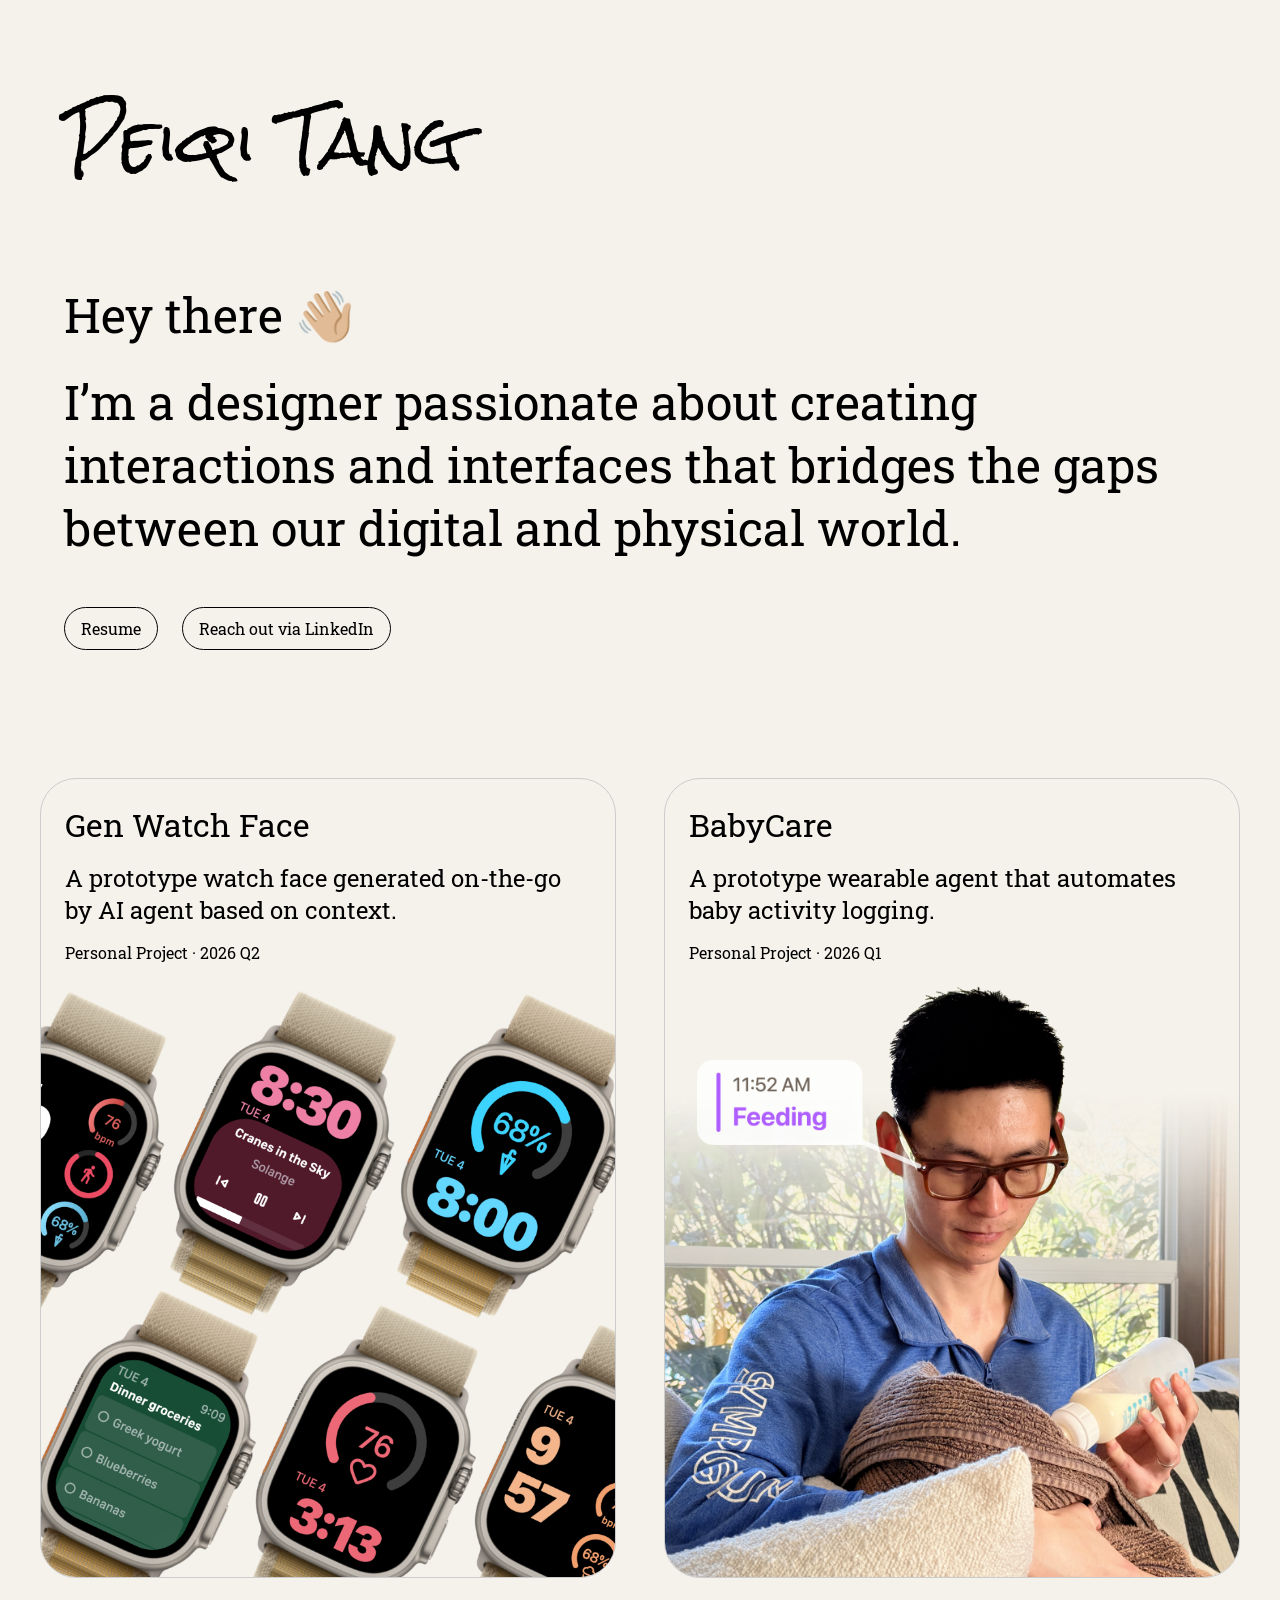
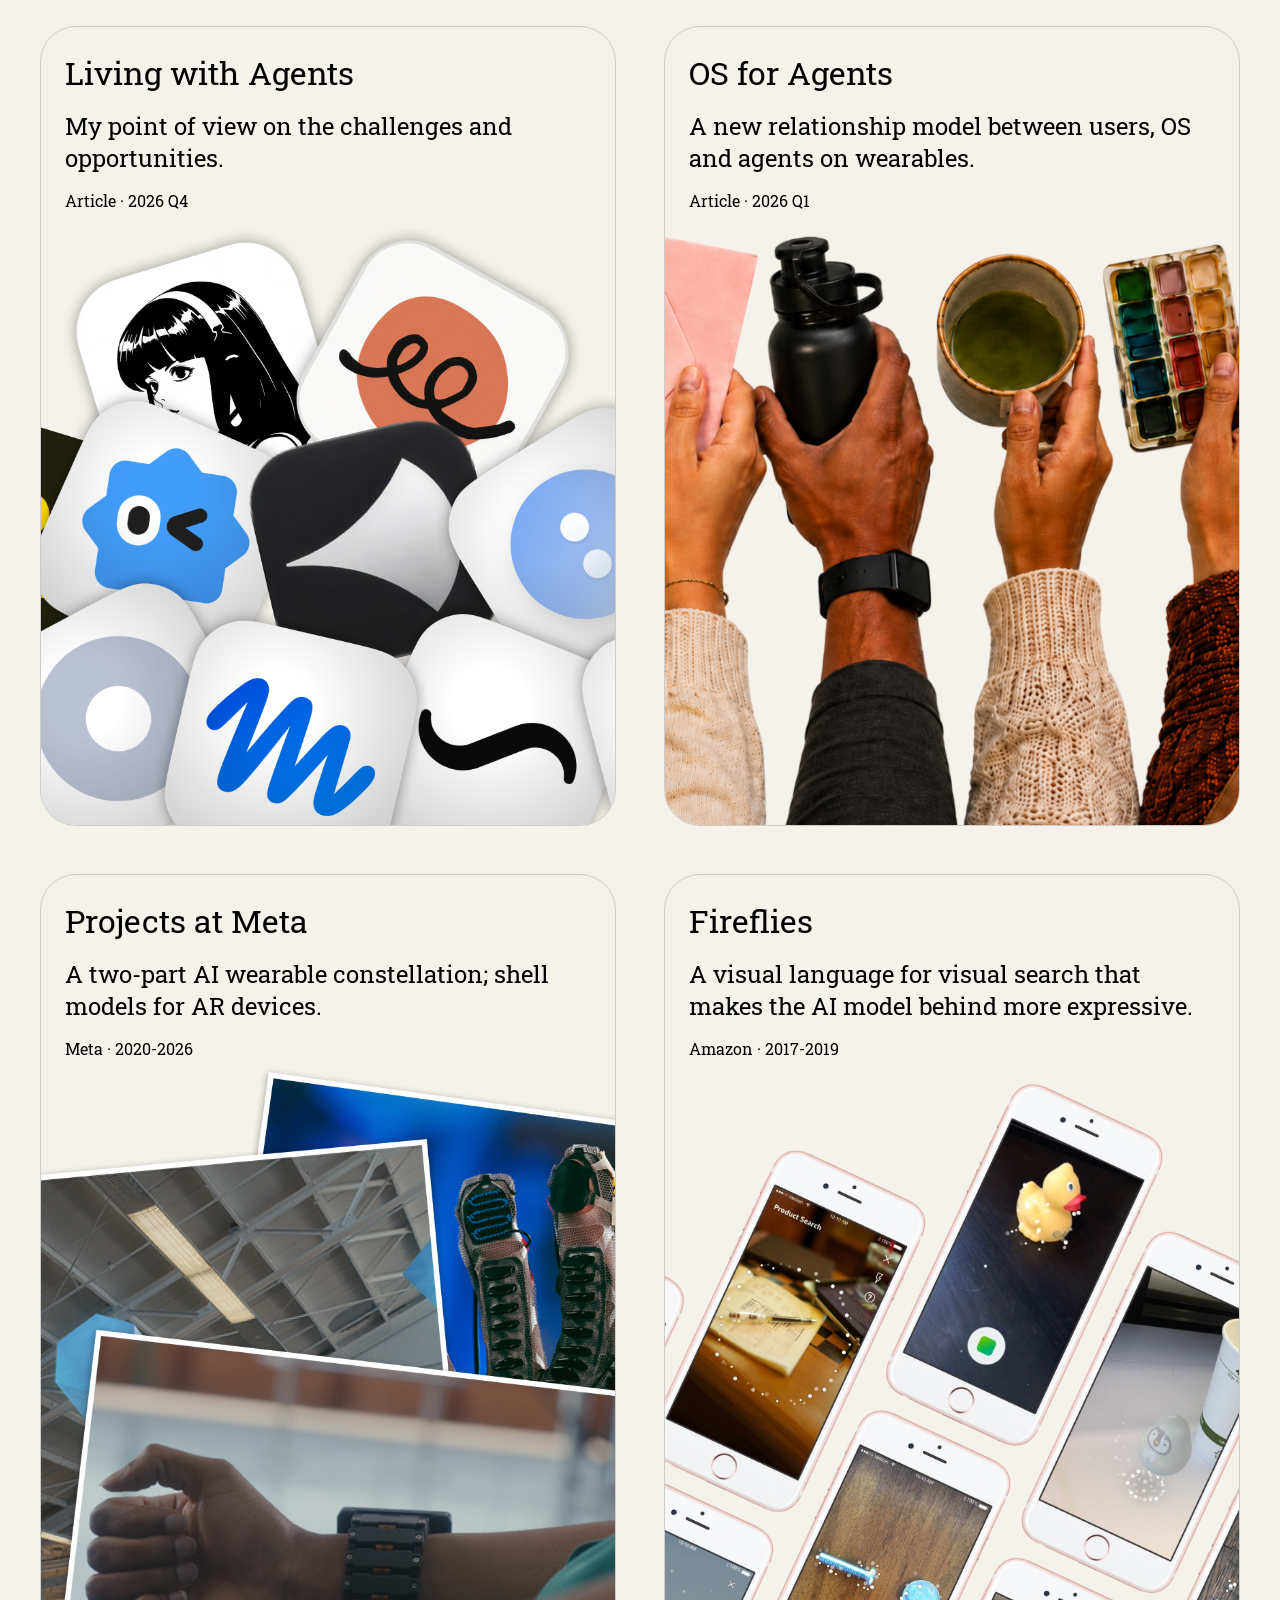
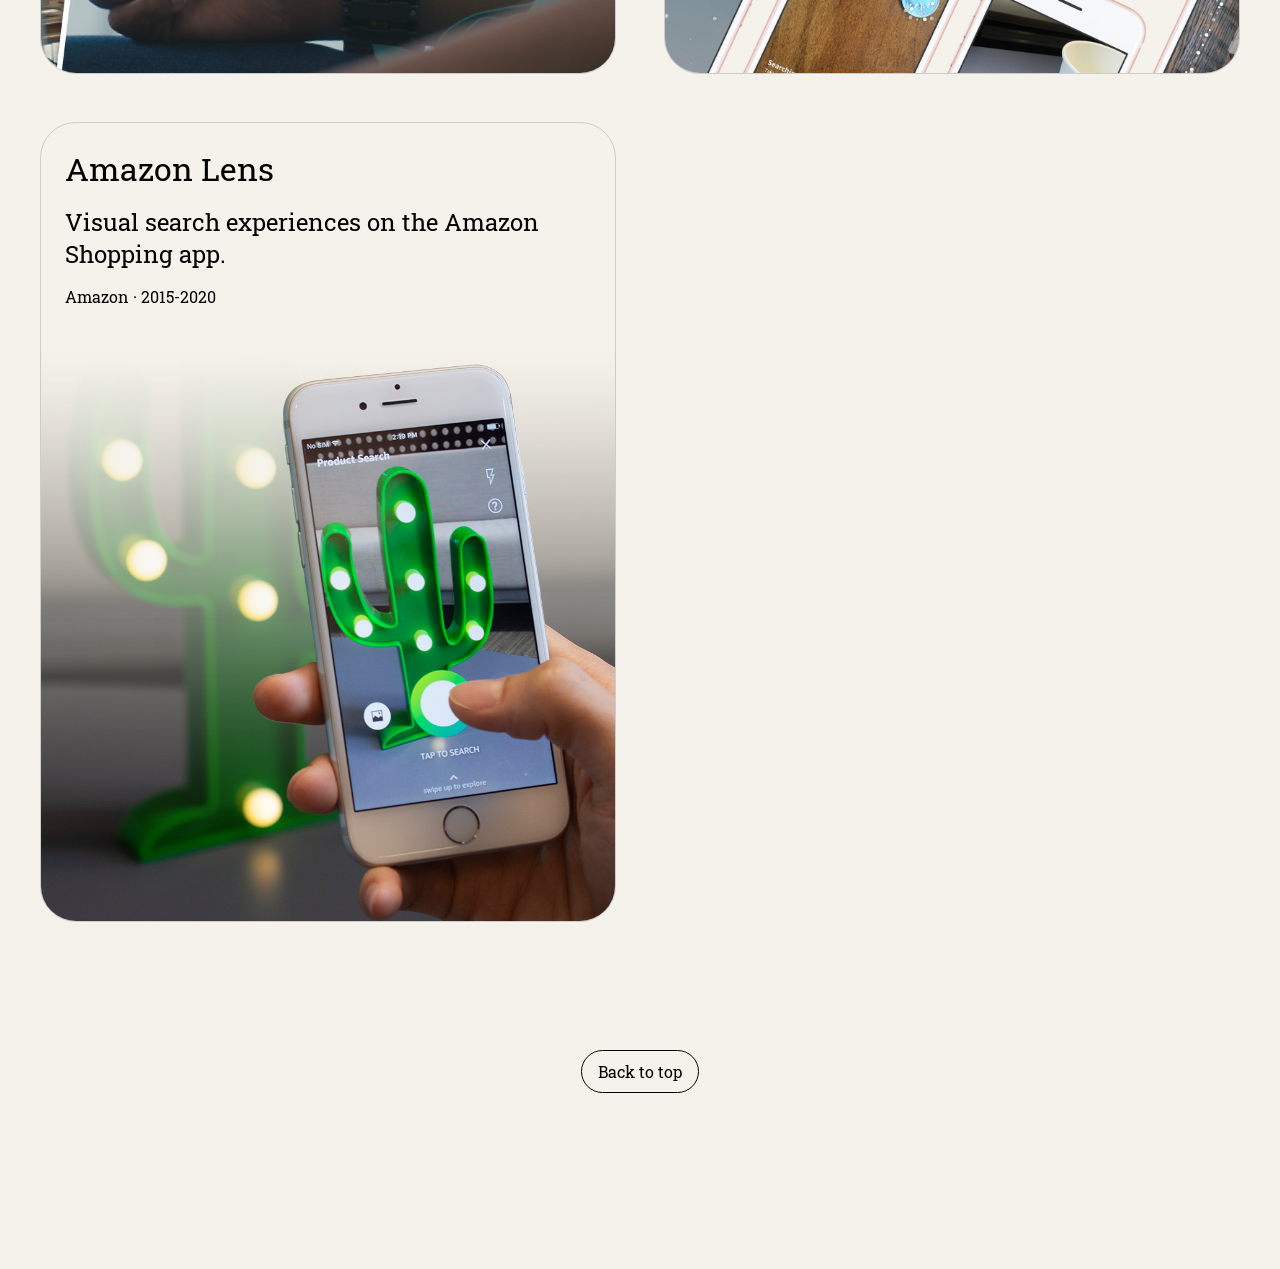
<file: index.html>
<!DOCTYPE html>
<html lang="en">
<head>
  <meta charset="UTF-8">
  <meta name="viewport" content="width=device-width, initial-scale=1.0">
  <title>Peiqi Tang – Portfolio</title>
  <link rel="preconnect" href="https://fonts.googleapis.com">
  <link rel="preconnect" href="https://fonts.gstatic.com" crossorigin>
  <link href="https://fonts.googleapis.com/css2?family=Roboto+Slab:wght@400;500;700&family=Rock+Salt&display=swap" rel="stylesheet">
  <link rel="stylesheet" href="styles.css?v=20261117">
</head>
<body id="top">
  <main class="home">
    <header class="hero">
      <h1 class="site-title">Peiqi Tang</h1>

      <section class="intro" aria-labelledby="intro-title">
        <div class="intro__text">
          <h2 id="intro-title" class="intro__headline">Hey there 👋🏼</h2>
          <p class="intro__statement">I’m a designer passionate about creating interactions and interfaces that bridges the gaps between our digital and physical world.</p>
        </div>
        <div class="intro__actions" aria-label="Profile links">
          <a class="button" href="resume.html" aria-label="Open resume">Resume</a>
          <a class="button" href="https://www.linkedin.com/in/peiqitang/" target="_blank" rel="noopener noreferrer">Reach out via LinkedIn</a>
        </div>
      </section>
    </header>

    <section id="projects" class="projects" aria-label="Projects">
      <div class="projects__grid">
        <a class="project-card project-card--gen-ui" href="gen-ui-on-watch.html" aria-label="Gen Watch Face">
          <div class="project-card__text">
            <h2>Gen Watch Face</h2>
            <p>A prototype watch face generated on-the-go by AI agent based on context.</p>
            <p class="project-card__meta">Personal Project · 2026 Q2</p>
          </div>
          <div class="project-card__visual">
            <img src="assets/Home Page/GenUI Card.png" alt="" aria-hidden="true">
          </div>
        </a>

        <a class="project-card project-card--babycare" href="babycare.html" aria-label="BabyCare">
          <div class="project-card__text">
            <h2>BabyCare</h2>
            <p>A prototype wearable agent that automates baby activity logging.</p>
            <p class="project-card__meta">Personal Project · 2026 Q1</p>
          </div>
          <div class="project-card__visual">
            <img src="assets/Home Page/BabyCare Card.png?v=20260825" alt="" aria-hidden="true">
          </div>
        </a>

        <a class="project-card project-card--personal-agents" href="living-with-personal-agents.html" aria-label="Living with Agents">
          <div class="project-card__text">
            <h2>Living with Agents</h2>
            <p>My point of view on the challenges and opportunities.</p>
            <p class="project-card__meta">Article · 2026 Q4</p>
          </div>
          <div class="project-card__visual">
            <img src="assets/Home Page/Personal Agents Card.png" alt="" aria-hidden="true">
          </div>
        </a>

        <a class="project-card project-card--agents" href="os-for-agents.html" aria-label="OS for Agents">
          <div class="project-card__text">
            <h2>OS for Agents</h2>
            <p>A new relationship model between users, OS and agents on wearables.</p>
            <p class="project-card__meta">Article · 2026 Q1</p>
          </div>
          <div class="project-card__visual">
            <img src="assets/Home Page/OS for Agents Card.png" alt="" aria-hidden="true">
          </div>
        </a>

        <a class="project-card project-card--meta" href="project-at-meta.html" aria-label="Projects at Meta">
          <div class="project-card__text">
            <h2>Projects at Meta</h2>
            <p>A two-part AI wearable constellation; shell models for AR devices.</p>
            <p class="project-card__meta">Meta · 2020-2026</p>
          </div>
          <div class="project-card__visual">
            <img src="assets/Home Page/Projects at Meta Card.png" alt="" aria-hidden="true">
          </div>
        </a>

        <a class="project-card project-card--fireflies" href="fireflies.html" aria-label="Fireflies">
          <div class="project-card__text">
            <h2>Fireflies</h2>
            <p>A visual language for visual search that makes the AI model behind more expressive.</p>
            <p class="project-card__meta">Amazon · 2017-2019</p>
          </div>
          <div class="project-card__visual">
            <img src="assets/Home Page/Fireflies Card.png" alt="" aria-hidden="true">
          </div>
        </a>

        <a class="project-card project-card--lens" href="amazon-lens.html" aria-label="Amazon Lens">
          <div class="project-card__text">
            <h2>Amazon Lens</h2>
            <p>Visual search experiences on the Amazon Shopping app.</p>
            <p class="project-card__meta">Amazon · 2015-2020</p>
          </div>
          <div class="project-card__visual">
            <img src="assets/Home Page/Amazon Lens Card.png" alt="" aria-hidden="true">
          </div>
        </a>
      </div>
    </section>

    <a class="button back-to-top" href="#top">Back to top</a>
  </main>
  <script>
    const fitProjectCardImages = () => {
      document.querySelectorAll(".project-card__visual").forEach((visual) => {
        const image = visual.querySelector("img");

        if (!image || !image.naturalWidth || !image.naturalHeight || !visual.clientHeight) {
          return;
        }

        const heightFitWidth = visual.clientHeight * (image.naturalWidth / image.naturalHeight);
        visual.classList.toggle("project-card__visual--fill-width", heightFitWidth < visual.clientWidth);
      });
    };

    window.addEventListener("load", fitProjectCardImages);
    window.addEventListener("resize", fitProjectCardImages);
    document.querySelectorAll(".project-card__visual img").forEach((image) => {
      image.addEventListener("load", fitProjectCardImages);
    });

    document.querySelectorAll(".project-card:not(.project-card--coming-soon)").forEach((card) => {
      card.addEventListener("pointermove", (event) => {
        const rect = card.getBoundingClientRect();
        card.style.setProperty("--spotlight-x", `${event.clientX - rect.left}px`);
        card.style.setProperty("--spotlight-y", `${event.clientY - rect.top}px`);
      });
    });
  </script>
</body>
</html>
</file>
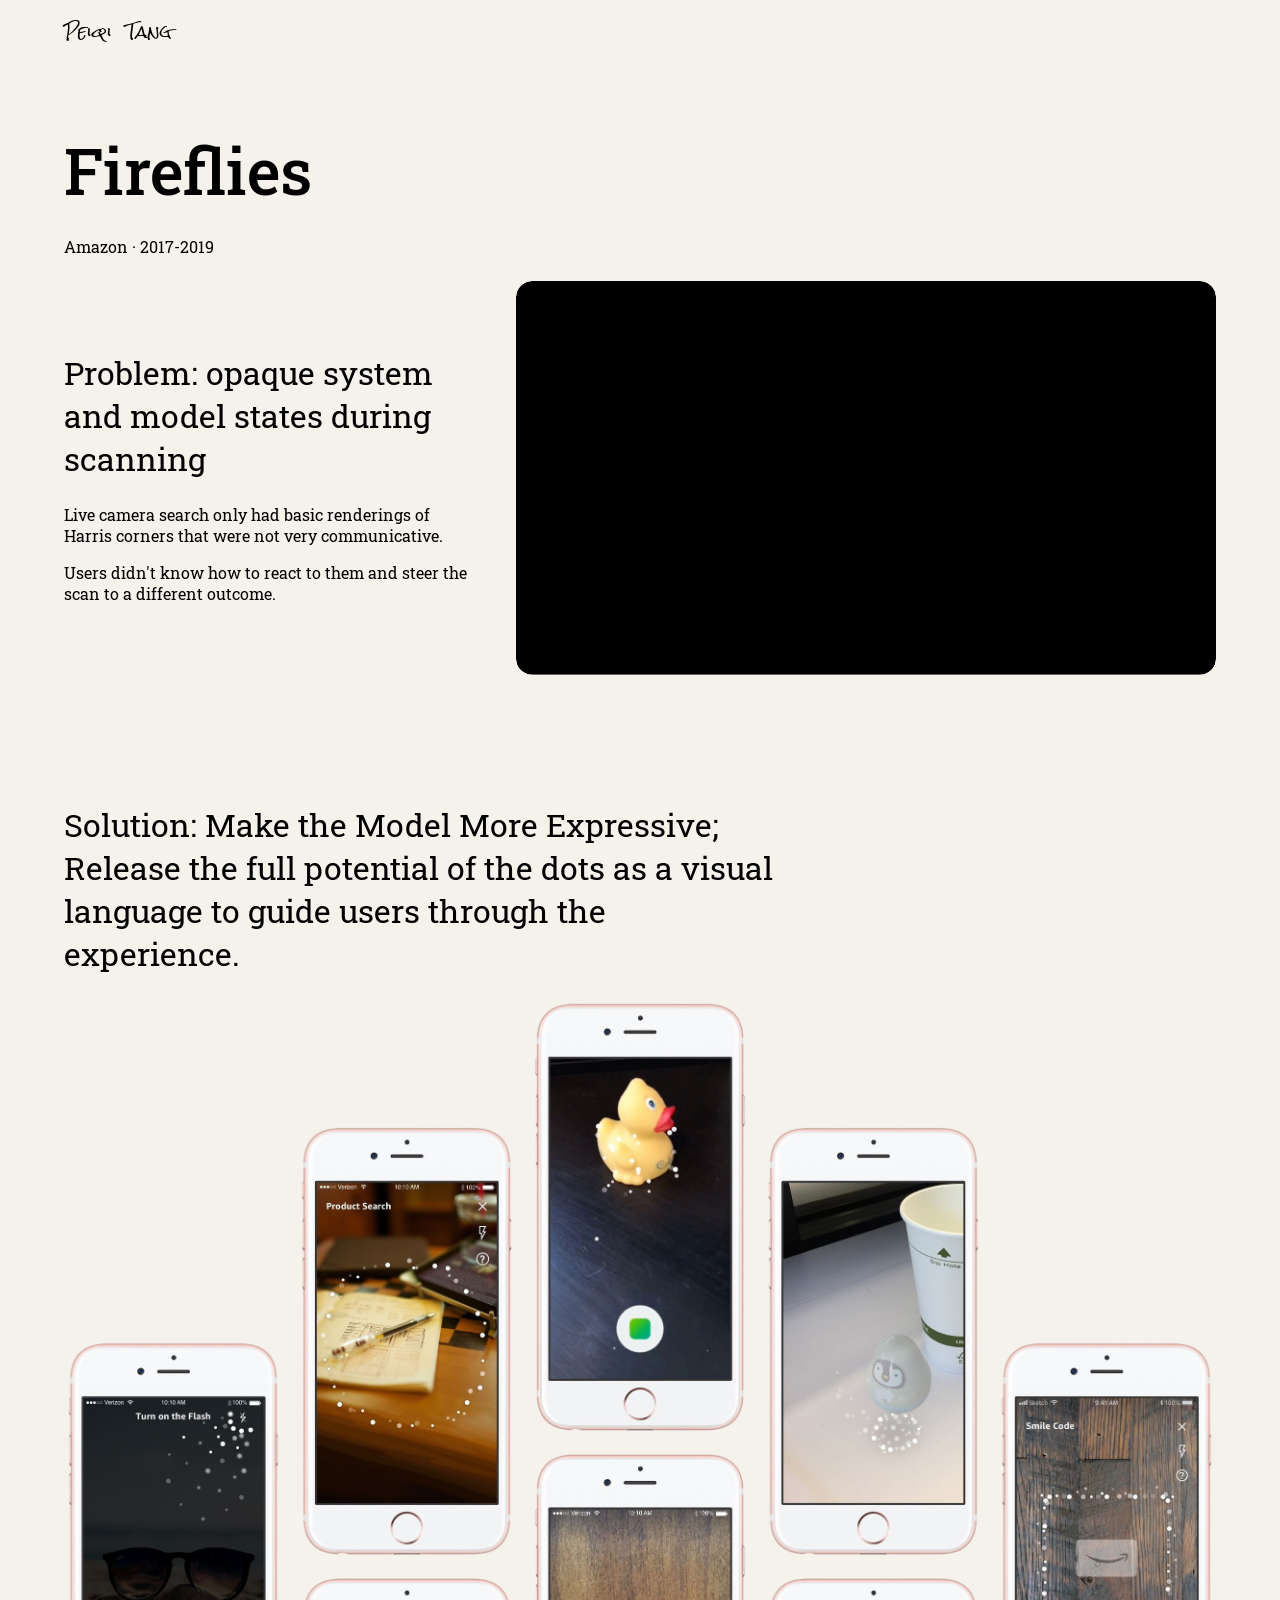
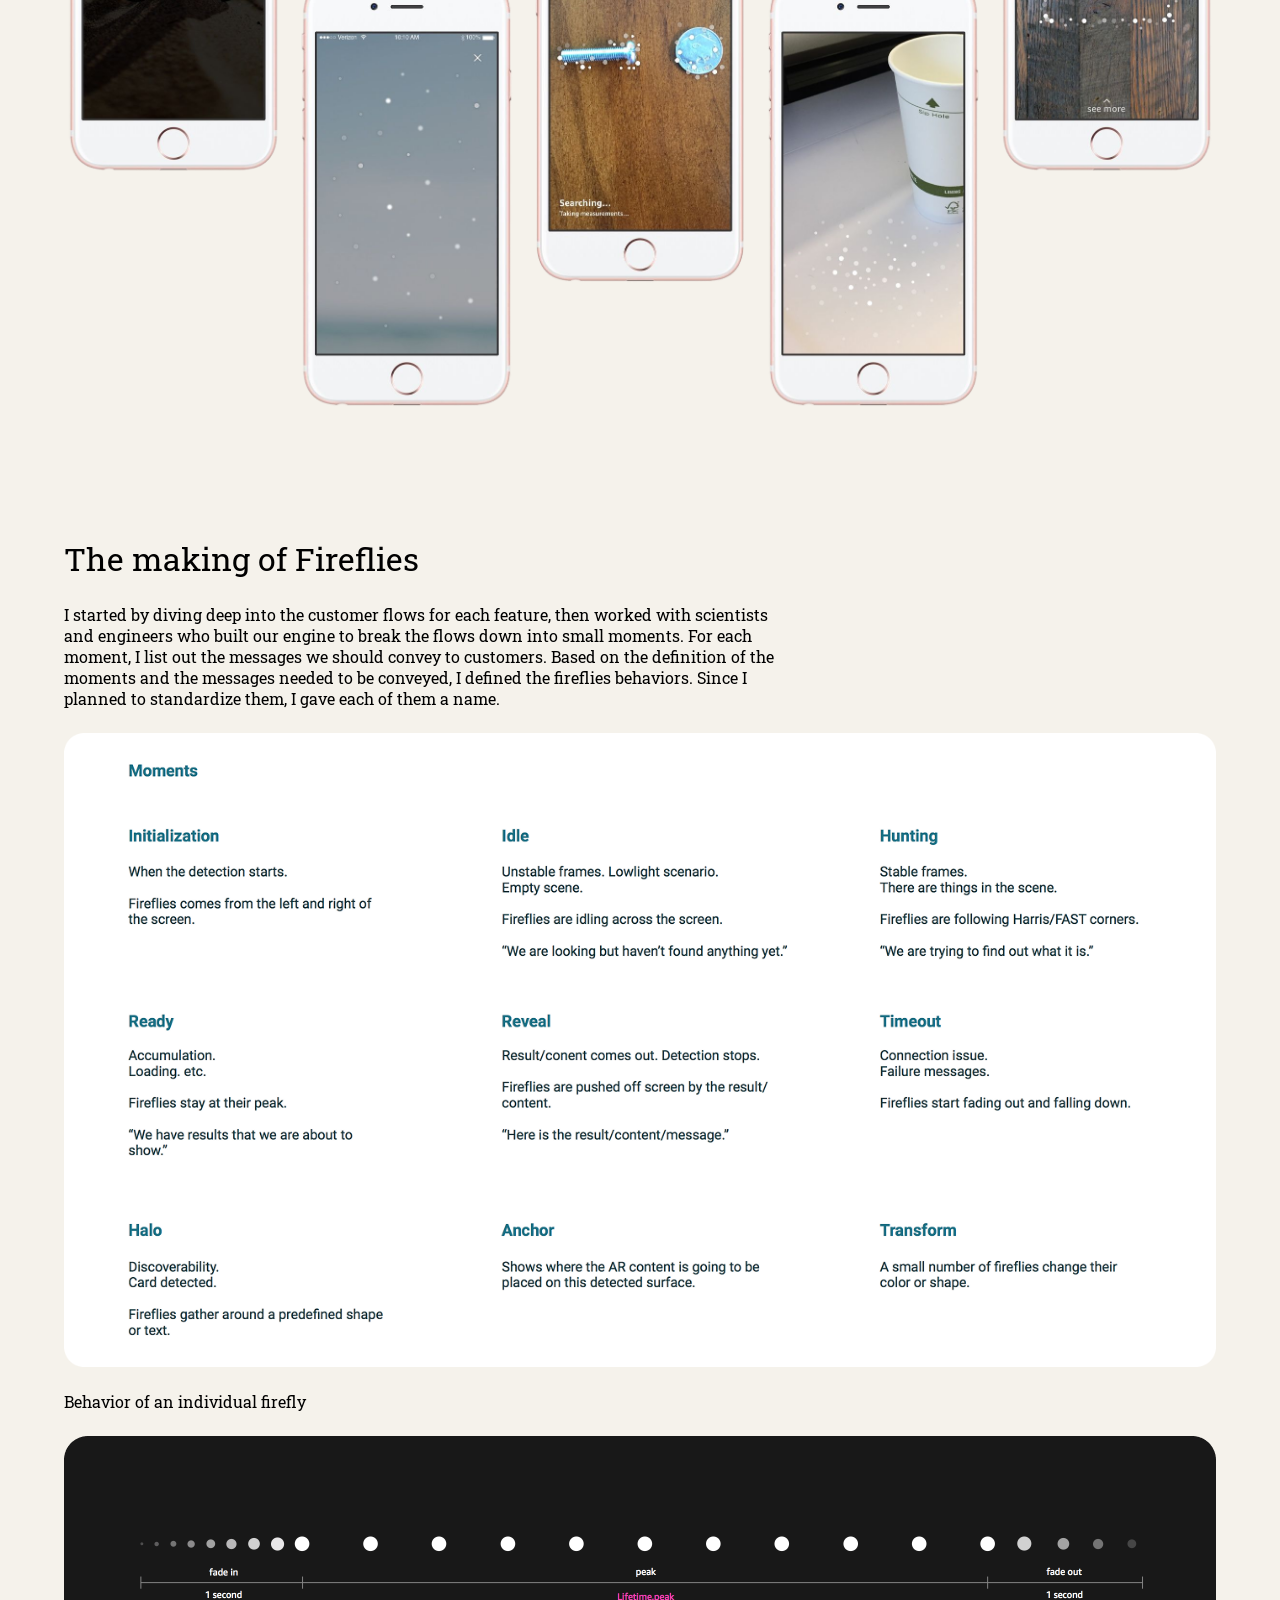
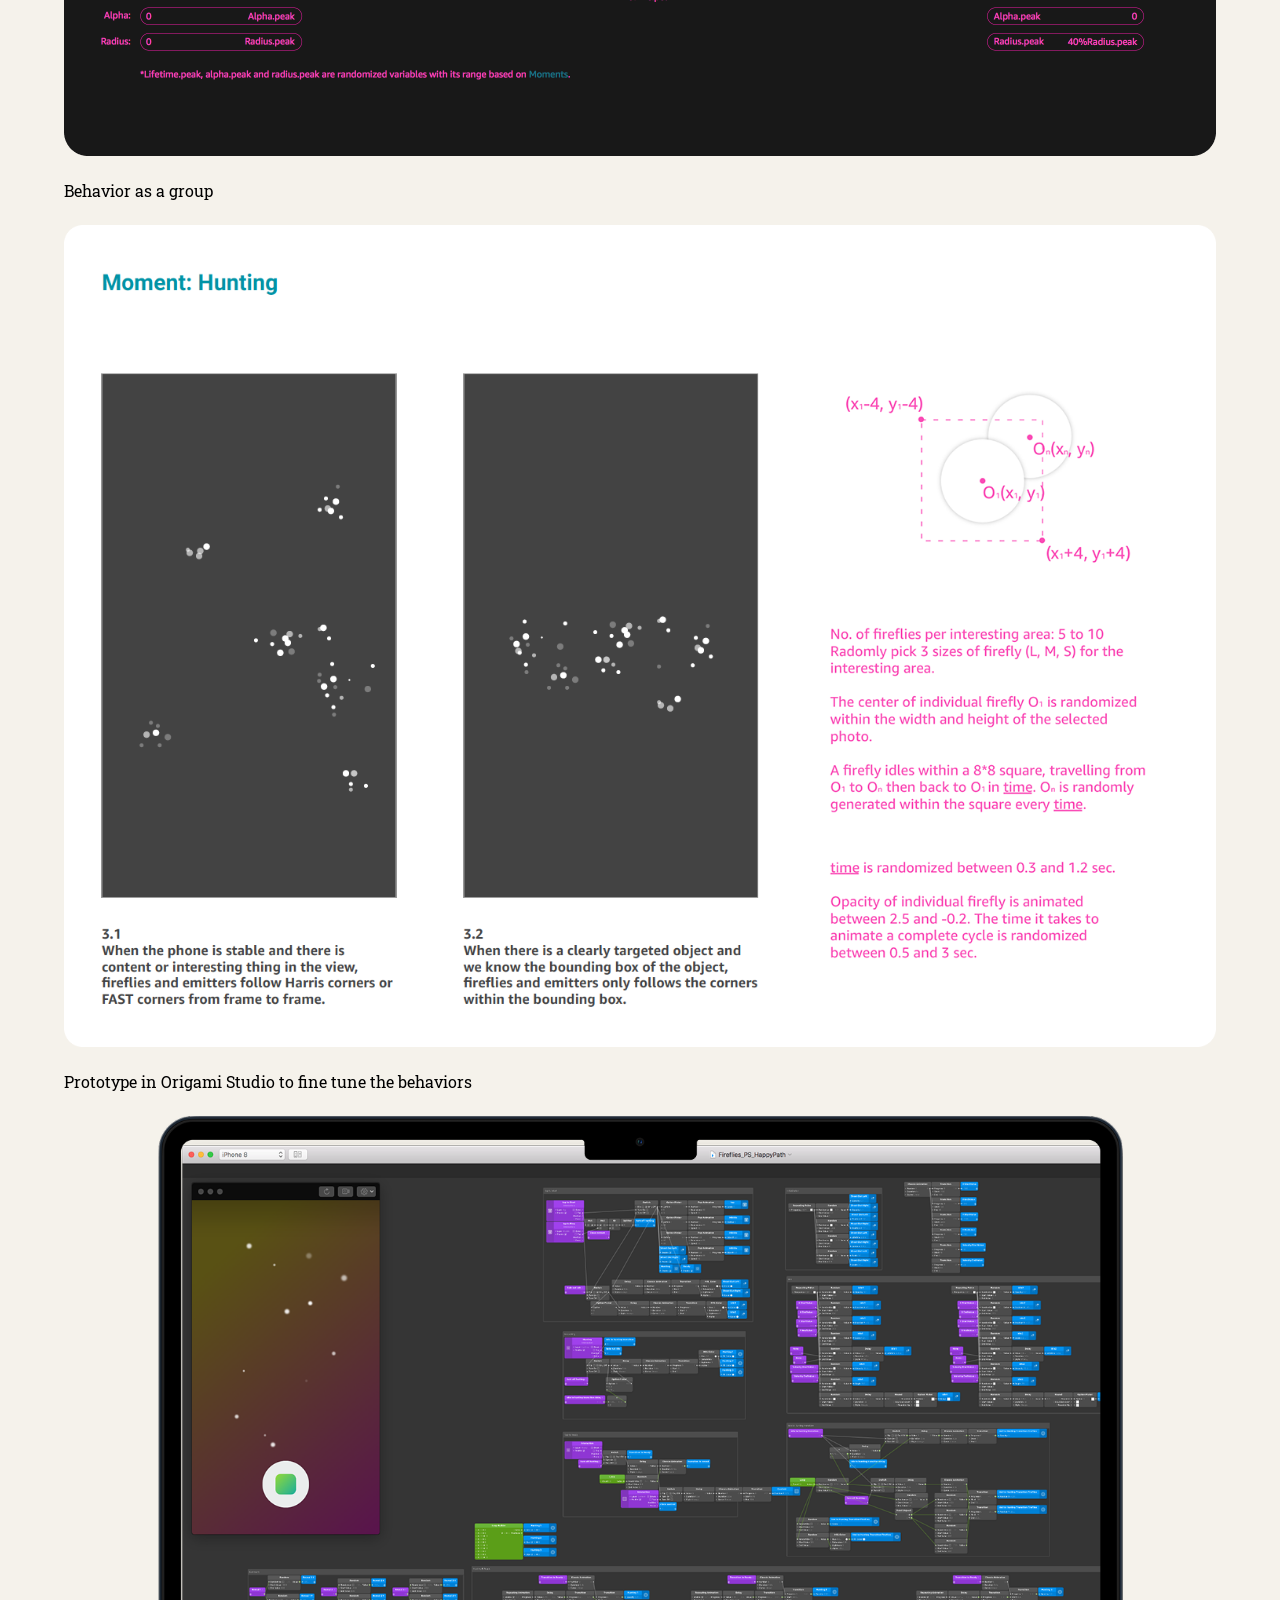
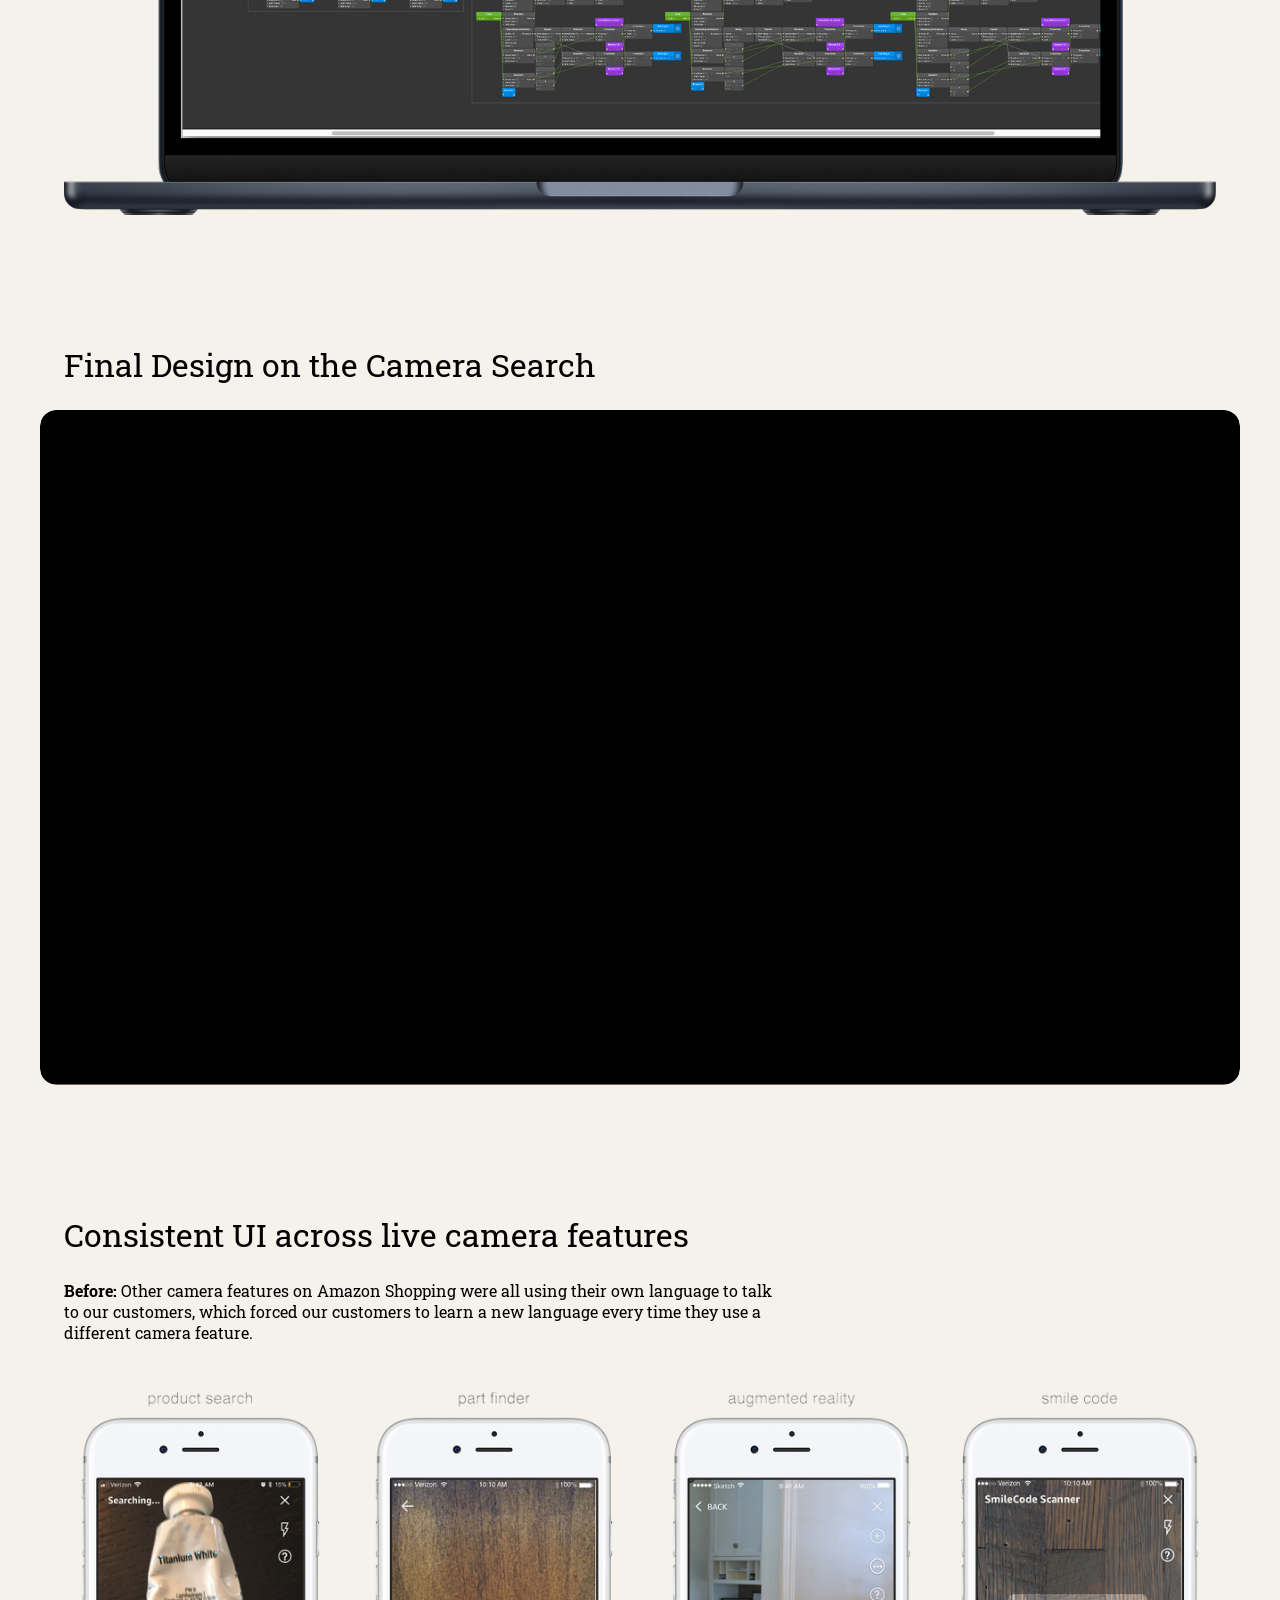
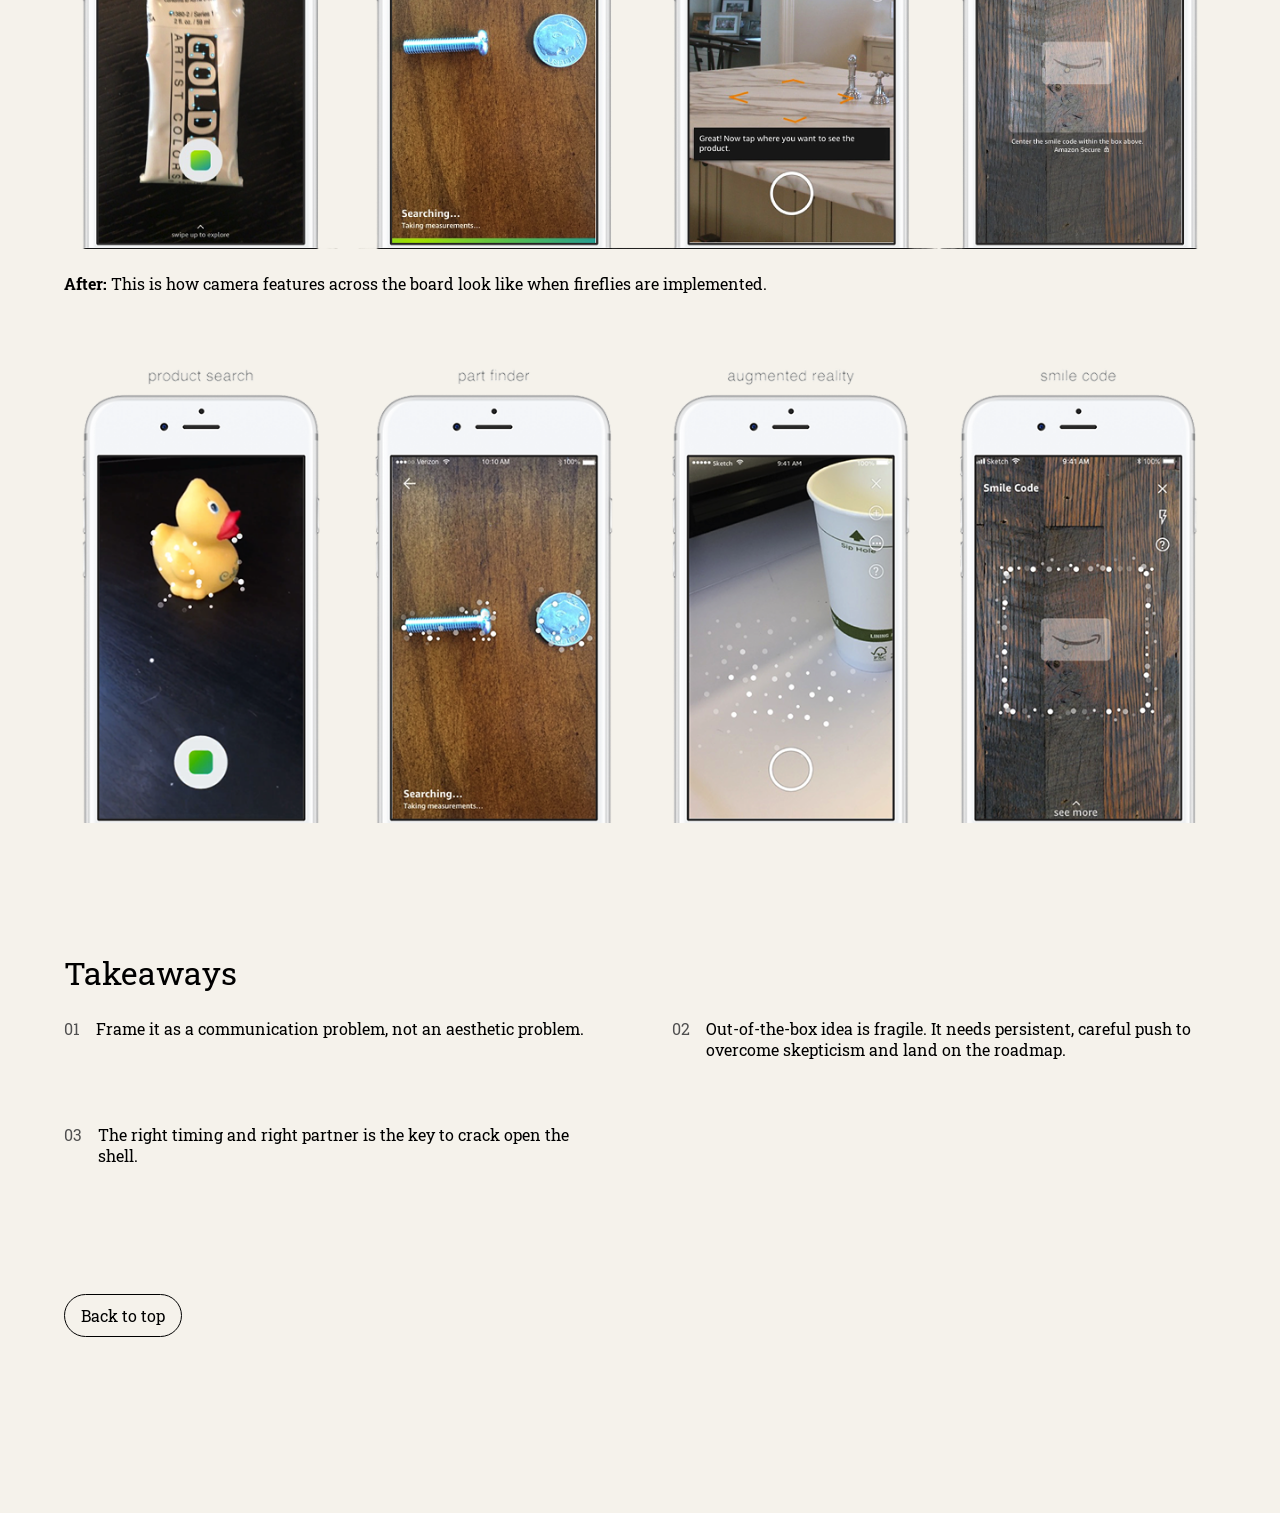
<file: fireflies.html>
<!DOCTYPE html>
<html lang="en">
<head>
  <meta charset="UTF-8">
  <meta name="viewport" content="width=device-width, initial-scale=1.0">
  <meta name="referrer" content="strict-origin-when-cross-origin">
  <title>Fireflies - Peiqi Tang</title>
  <link rel="preconnect" href="https://fonts.googleapis.com">
  <link rel="preconnect" href="https://fonts.gstatic.com" crossorigin>
  <link href="https://fonts.googleapis.com/css2?family=Roboto+Slab:wght@400;500;700&family=Rock+Salt&display=swap" rel="stylesheet">
  <link rel="stylesheet" href="styles.css?v=202608111230">
</head>
<body id="top">
  <header class="project-nav" aria-label="Portfolio navigation" data-current-project="Fireflies">
    <div class="project-nav__bar">
      <a class="project-nav__brand" href="index.html">Peiqi&nbsp;&nbsp;Tang</a>
      <div class="project-nav__crumb" aria-hidden="true">
        <span class="project-nav__separator"></span>
        <span class="project-nav__current">Fireflies</span>
      </div>
      <button class="project-nav__toggle" type="button" aria-label="Open project menu" aria-expanded="false" aria-controls="project-menu">
        <span class="project-nav__toggle-icon" aria-hidden="true"></span>
      </button>
    </div>
    <nav id="project-menu" class="project-nav__menu" aria-label="Projects">
      <a class="project-nav__item" href="gen-ui-on-watch.html">Gen Watch Face</a>
      <a class="project-nav__item" href="babycare.html">BabyCare</a>
      <a class="project-nav__item" href="living-with-personal-agents.html">Living with Agents</a>
      <a class="project-nav__item" href="os-for-agents.html">OS for Agents</a>
      <a class="project-nav__item" href="project-at-meta.html">Projects at Meta</a>
      <span class="project-nav__item" aria-current="page">Fireflies</span>
      <a class="project-nav__item" href="amazon-lens.html">Amazon Lens</a>
    </nav>
  </header>

  <main class="project-page">
    <div class="project-container">
      <h1 class="project-title">Fireflies</h1>
      <p class="project-meta">Amazon · 2017-2019</p>

      <section class="project-section project-section--overview" aria-labelledby="problem-title">
        <div class="text-image-block text-image-block--text-image">
          <div class="text-image-block__text">
            <h2 id="problem-title">Problem: opaque system and model states during scanning</h2>
            <div class="text-image-block__copy">
              <p>Live camera search only had basic renderings of Harris corners that were not very communicative.</p>
              <p>Users didn't know how to react to them and steer the scan to a different outcome.</p>
            </div>
          </div>
          <figure class="text-image-block__media project-media project-media--video project-media--rounded">
            <iframe
              class="youtube-embed"
              data-video-id="DiVVvj-8RYA"
              data-autoplay-on-view="true"
              width="700"
              height="394"
              title="Original live camera search experience"
              allow="accelerometer; autoplay; clipboard-write; encrypted-media; gyroscope; picture-in-picture; web-share"
              referrerpolicy="strict-origin-when-cross-origin"
              allowfullscreen></iframe>
          </figure>
        </div>
      </section>

      <section class="project-section" aria-labelledby="solution-title">
        <h2 id="solution-title" class="project-section__title">Solution: Make the Model More Expressive; Release the full potential of the dots as a visual language to guide users through the experience.</h2>
        <figure class="project-media project-media--opaque">
          <img src="assets/Fireflies/Fireflies Cover.png" width="2395" height="2100" alt="Eight iPhone screens showing Fireflies dots guiding visual search, scanning, and object detection.">
        </figure>
      </section>

      <section class="project-section" aria-labelledby="making-title">
        <h2 id="making-title" class="project-section__title">The making of Fireflies</h2>
        <div class="project-copy">
          <p>I started by diving deep into the customer flows for each feature, then worked with scientists and engineers who built our engine to break the flows down into small moments. For each moment, I list out the messages we should convey to customers. Based on the definition of the moments and the messages needed to be conveyed, I defined the fireflies behaviors. Since I planned to standardize them, I gave each of them a name.</p>
        </div>

        <figure class="project-media project-media--opaque project-media--after-copy">
          <img src="assets/Fireflies/Fireflies_Moments.png" width="2738" height="1508" alt="Fireflies moments mapped across customer flows and messages.">
        </figure>

        <div class="project-copy project-copy--after-media">
          <p>Behavior of an individual firefly</p>
        </div>

        <figure class="project-media project-media--opaque">
          <img src="assets/Fireflies/LifeCycle.png" width="2458" height="692" alt="Lifecycle behavior of an individual firefly.">
        </figure>

        <div class="project-copy project-copy--after-media">
          <p>Behavior as a group</p>
        </div>

        <figure class="project-media project-media--opaque">
          <img src="assets/Fireflies/Spec_Hunting.png" width="1500" height="1063" alt="Hunting behavior specification for fireflies as a group.">
        </figure>

        <div class="project-copy project-copy--after-media">
          <p>Prototype in Origami Studio to fine tune the behaviors</p>
        </div>

        <figure class="project-media project-media--opaque">
          <img src="assets/Fireflies/OrigamiUI.png" width="1584" height="960" alt="Origami Studio prototype workspace used to tune Fireflies behavior.">
        </figure>
      </section>

      <section class="project-section" aria-labelledby="final-design-title">
        <h2 id="final-design-title" class="project-section__title">Final Design on the Camera Search</h2>
        <figure class="project-media project-media--full project-media--video project-media--rounded">
          <iframe
            class="youtube-embed"
            data-video-id="rpmqjIrqN1Y"
            data-autoplay-on-view="true"
            width="1200"
            height="675"
            title="Camera search redesigned with Fireflies"
            allow="accelerometer; autoplay; clipboard-write; encrypted-media; gyroscope; picture-in-picture; web-share"
            referrerpolicy="strict-origin-when-cross-origin"
            allowfullscreen></iframe>
        </figure>
      </section>

      <section class="project-section" aria-labelledby="consistency-title">
        <h2 id="consistency-title" class="project-section__title">Consistent UI across live camera features</h2>
        <div class="project-copy">
          <p><strong>Before:</strong> Other camera features on Amazon Shopping were all using their own language to talk to our customers, which forced our customers to learn a new language every time they use a different camera feature.</p>
        </div>

        <figure class="project-media project-media--opaque project-media--after-copy">
          <img src="assets/Fireflies/Consistency Before.png" width="2780" height="1082" alt="Amazon Shopping camera features before Fireflies, showing inconsistent visual languages across camera experiences.">
        </figure>

        <div class="project-copy project-copy--after-media">
          <p><strong>After:</strong> This is how camera features across the board look like when fireflies are implemented.</p>
        </div>

        <figure class="project-media project-media--opaque">
          <img src="assets/Fireflies/Consistency After.png" width="2742" height="1138" alt="Amazon Shopping camera features after Fireflies, showing consistent visual language across camera experiences.">
        </figure>
      </section>

      <section class="project-section" aria-labelledby="takeaways-title">
        <h2 id="takeaways-title" class="project-section__title">Takeaways</h2>
        <div class="takeaway-card-grid">
          <article class="takeaway-card">
            <span class="takeaway-card__number" aria-hidden="true">01</span>
            <p>Frame it as a communication problem, not an aesthetic problem.</p>
          </article>
          <article class="takeaway-card">
            <span class="takeaway-card__number" aria-hidden="true">02</span>
            <p>Out-of-the-box idea is fragile. It needs persistent, careful push to overcome skepticism and land on the roadmap.</p>
          </article>
          <article class="takeaway-card">
            <span class="takeaway-card__number" aria-hidden="true">03</span>
            <p>The right timing and right partner is the key to crack open the shell.</p>
          </article>
        </div>
      </section>

      <a class="button back-to-top" href="#top">Back to top</a>
    </div>
  </main>
  <script>
    const projectNav = document.querySelector(".project-nav");
    const navToggle = document.querySelector(".project-nav__toggle");
    const projectTitle = document.querySelector(".project-title");

    const syncProjectNav = () => {
      if (!projectNav || !projectTitle) {
        return;
      }

      projectNav.classList.toggle("project-nav--scrolled", projectTitle.getBoundingClientRect().bottom <= 0);
    };

    navToggle?.addEventListener("click", () => {
      const isOpen = projectNav.classList.toggle("project-nav--open");
      navToggle.setAttribute("aria-expanded", String(isOpen));
      navToggle.setAttribute("aria-label", isOpen ? "Close project menu" : "Open project menu");
    });

    window.addEventListener("scroll", syncProjectNav, { passive: true });
    window.addEventListener("resize", syncProjectNav);
    syncProjectNav();

    const loadYoutubeEmbed = (embed, shouldAutoplay = false) => {
      const videoId = embed.dataset.videoId;
      const videoParams = new URLSearchParams({
        playsinline: "1",
        rel: "0"
      });

      if (shouldAutoplay) {
        videoParams.set("autoplay", "1");
        videoParams.set("mute", "1");
        videoParams.set("loop", "1");
        videoParams.set("playlist", videoId);
      }

      if (window.location.protocol !== "file:" && window.location.origin !== "null") {
        videoParams.set("origin", window.location.origin);
      }

      embed.src = `https://www.youtube.com/embed/${videoId}?${videoParams.toString()}`;
    };

    document.querySelectorAll(".youtube-embed").forEach((embed) => {
      if (embed.dataset.autoplayOnView === "true") {
        return;
      }

      loadYoutubeEmbed(embed);
    });

    const autoplayEmbeds = document.querySelectorAll('.youtube-embed[data-autoplay-on-view="true"]');

    if ("IntersectionObserver" in window) {
      const autoplayObserver = new IntersectionObserver((entries) => {
        entries.forEach((entry) => {
          if (entry.isIntersecting && !entry.target.src) {
            loadYoutubeEmbed(entry.target, true);
            autoplayObserver.unobserve(entry.target);
          }
        });
      }, { threshold: 0 });

      autoplayEmbeds.forEach((embed) => autoplayObserver.observe(embed));
    } else {
      const syncAutoplayVideos = () => {
        autoplayEmbeds.forEach((embed) => {
          const rect = embed.getBoundingClientRect();

          if (!embed.src && rect.top <= window.innerHeight && rect.bottom >= 0) {
            loadYoutubeEmbed(embed, true);
          }
        });
      };

      window.addEventListener("scroll", syncAutoplayVideos, { passive: true });
      window.addEventListener("resize", syncAutoplayVideos);
      syncAutoplayVideos();
    }
  </script>
</body>
</html>
</file>
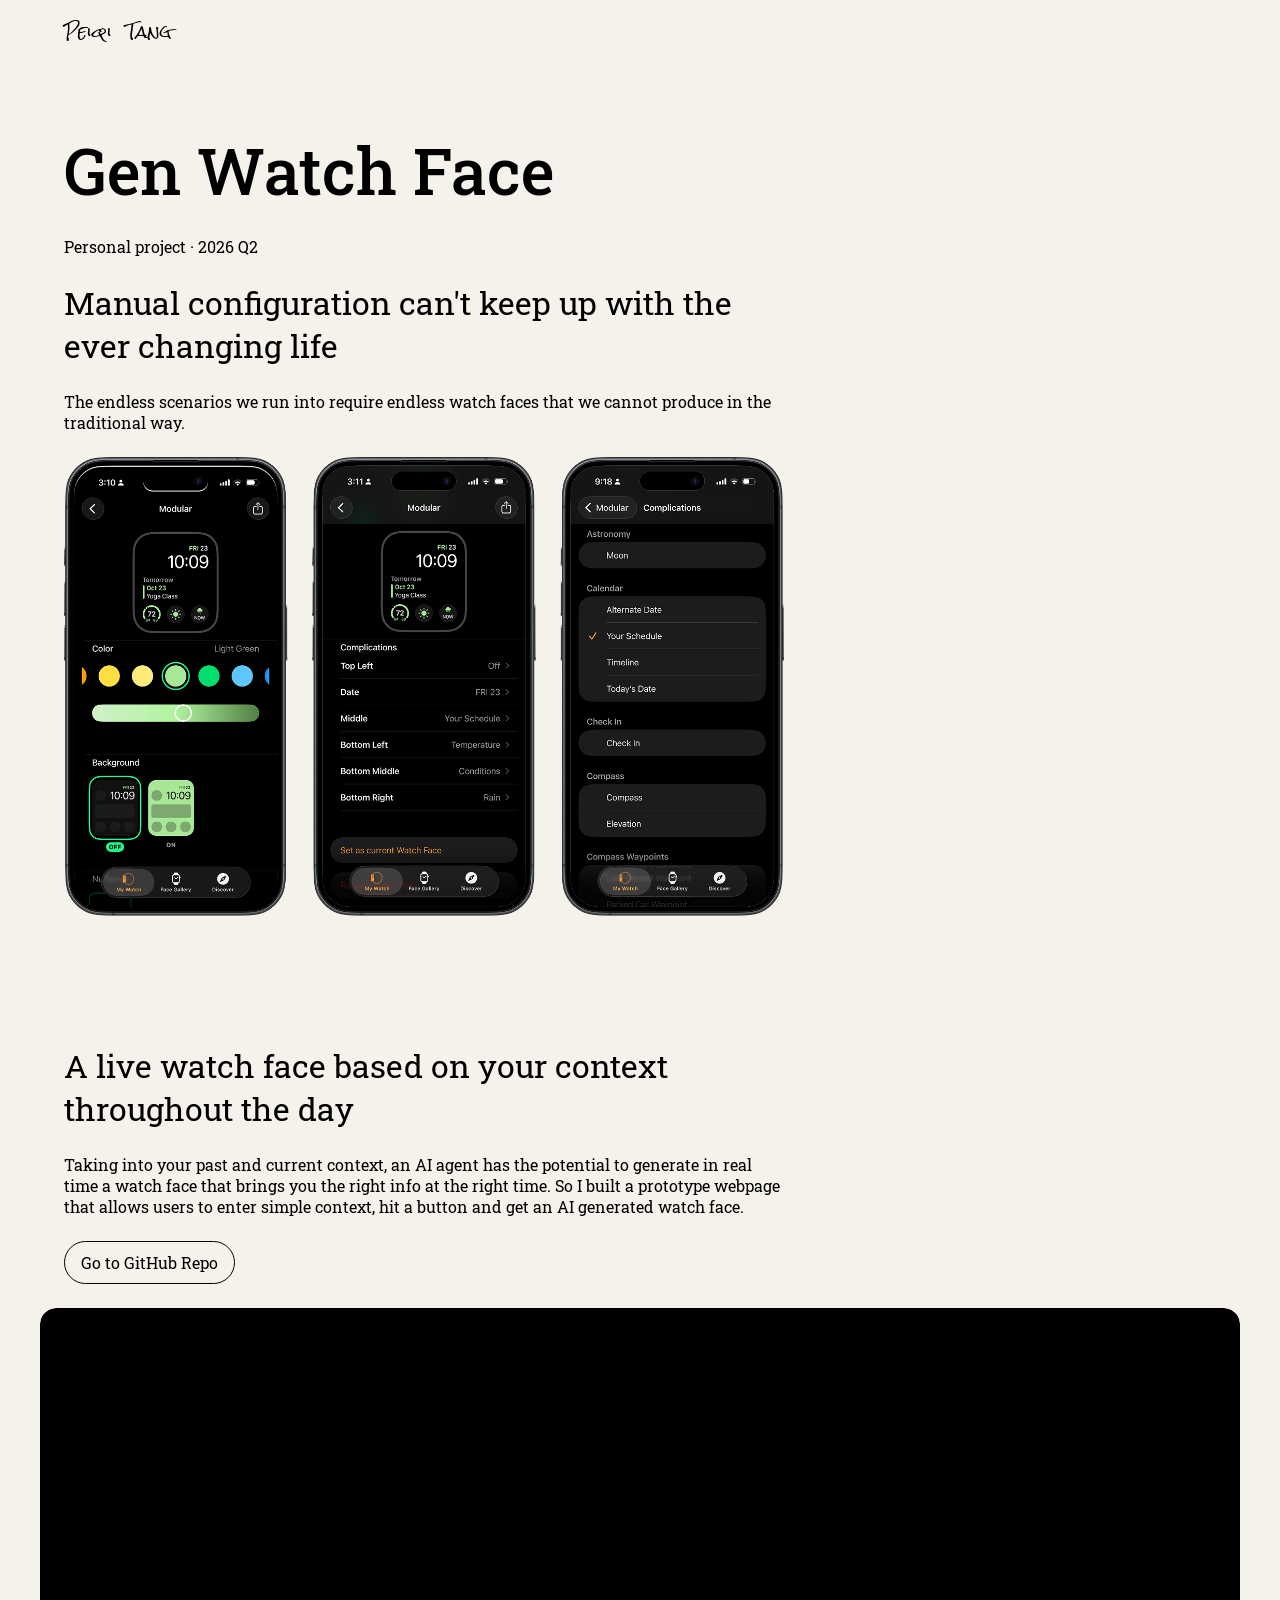
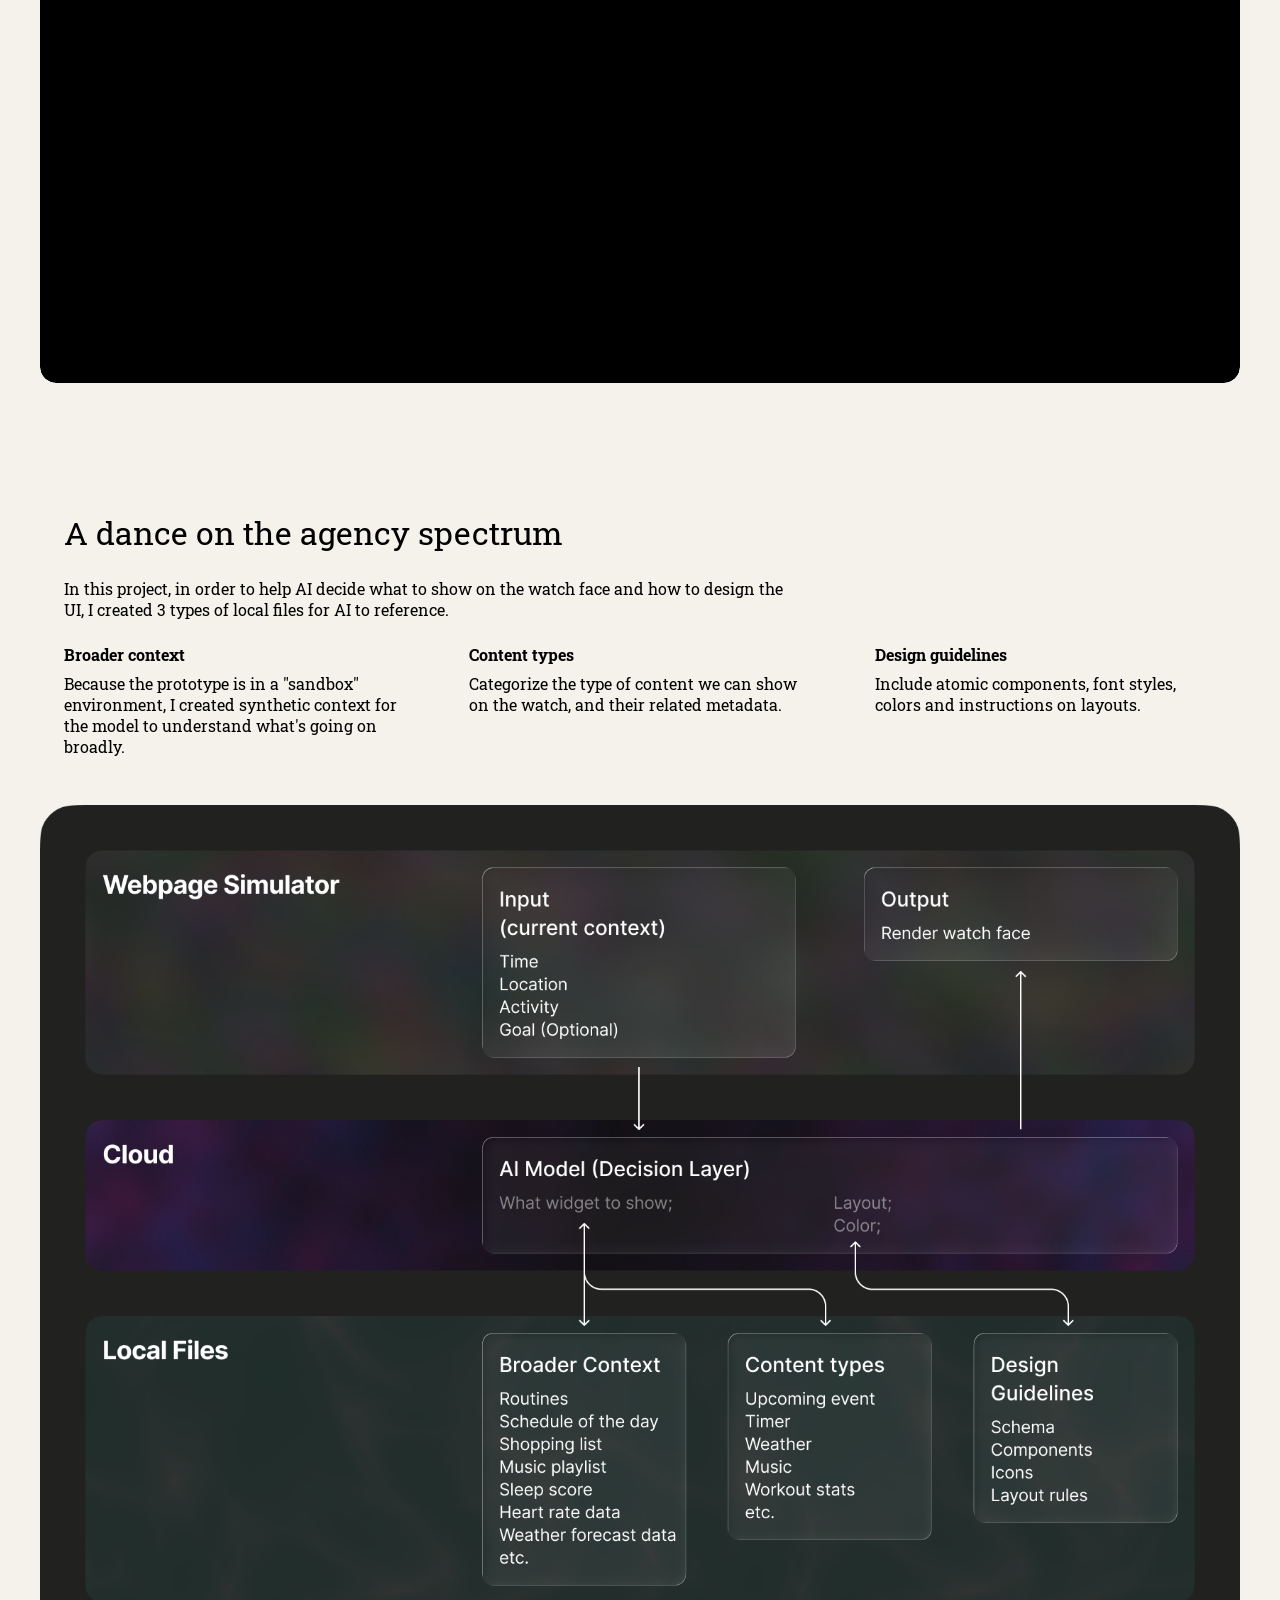
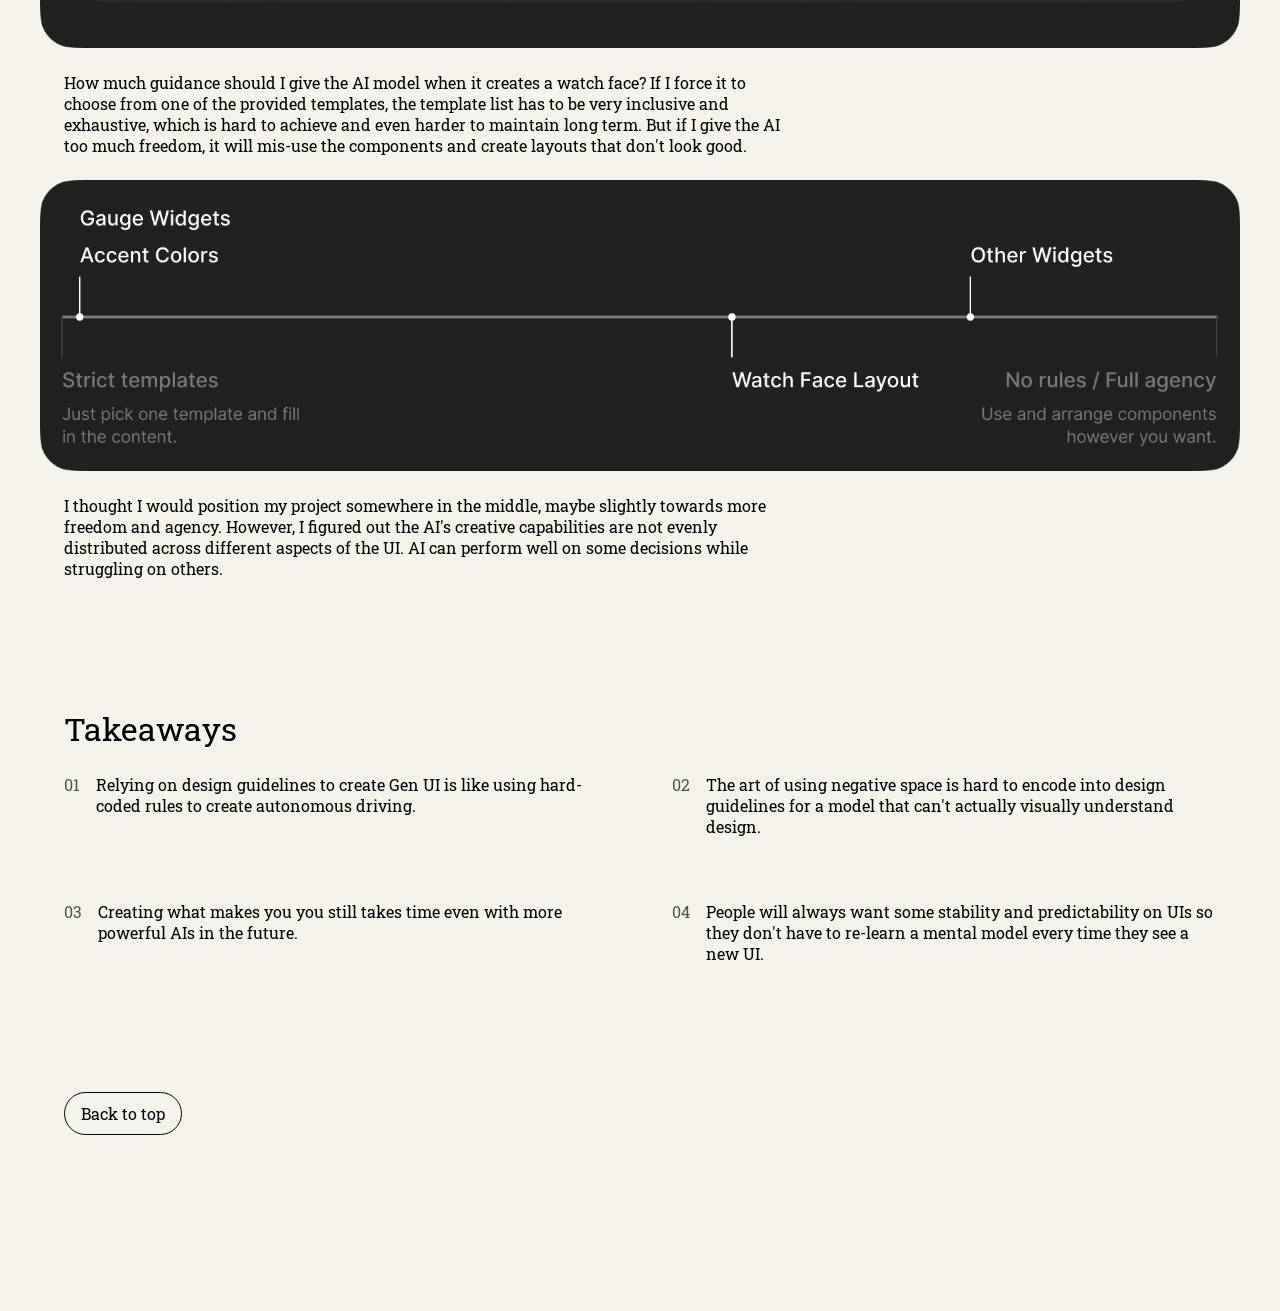
<file: gen-ui-on-watch.html>
<!DOCTYPE html>
<html lang="en">
<head>
  <meta charset="UTF-8">
  <meta name="viewport" content="width=device-width, initial-scale=1.0">
  <meta name="referrer" content="strict-origin-when-cross-origin">
  <title>Gen Watch Face - Peiqi Tang</title>
  <link rel="preconnect" href="https://fonts.googleapis.com">
  <link rel="preconnect" href="https://fonts.gstatic.com" crossorigin>
  <link href="https://fonts.googleapis.com/css2?family=Roboto+Slab:wght@400;500;700&family=Rock+Salt&display=swap" rel="stylesheet">
  <link rel="stylesheet" href="styles.css?v=202608111230">
</head>
<body id="top">
  <header class="project-nav" aria-label="Portfolio navigation" data-current-project="Gen Watch Face">
    <div class="project-nav__bar">
      <a class="project-nav__brand" href="index.html">Peiqi&nbsp;&nbsp;Tang</a>
      <div class="project-nav__crumb" aria-hidden="true">
        <span class="project-nav__separator"></span>
        <span class="project-nav__current">Gen Watch Face</span>
      </div>
      <button class="project-nav__toggle" type="button" aria-label="Open project menu" aria-expanded="false" aria-controls="project-menu">
        <span class="project-nav__toggle-icon" aria-hidden="true"></span>
      </button>
    </div>
    <nav id="project-menu" class="project-nav__menu" aria-label="Projects">
      <span class="project-nav__item" aria-current="page">Gen Watch Face</span>
      <a class="project-nav__item" href="babycare.html">BabyCare</a>
      <a class="project-nav__item" href="living-with-personal-agents.html">Living with Agents</a>
      <a class="project-nav__item" href="os-for-agents.html">OS for Agents</a>
      <a class="project-nav__item" href="project-at-meta.html">Projects at Meta</a>
      <a class="project-nav__item" href="fireflies.html">Fireflies</a>
      <a class="project-nav__item" href="amazon-lens.html">Amazon Lens</a>
    </nav>
  </header>

  <main class="project-page">
    <div class="project-container">
      <h1 class="project-title">Gen Watch Face</h1>
      <p class="project-meta">Personal project · 2026 Q2</p>

      <section class="project-section project-section--overview" aria-labelledby="manual-title">
        <h2 id="manual-title" class="project-section__title">Manual configuration can't keep up with the ever changing life</h2>
        <div class="project-copy">
          <p>The endless scenarios we run into require endless watch faces that we cannot produce in the traditional way.</p>
        </div>
        <figure class="project-media project-media--text project-media--after-copy">
          <img src="assets/Gen UI on Watch/Watch Face Config on Phone.png" width="1390" height="886" alt="Three iPhone screens showing manual Apple Watch face configuration for color, complications, and complication choices.">
        </figure>
      </section>

      <section class="project-section" aria-labelledby="context-title">
        <h2 id="context-title" class="project-section__title">A live watch face based on your context throughout the day</h2>
        <div class="project-copy">
          <p>Taking into your past and current context, an AI agent has the potential to generate in real time a watch face that brings you the right info at the right time. So I built a prototype webpage that allows users to enter simple context, hit a button and get an AI generated watch face.</p>
        </div>
        <a class="button" href="https://github.com/tangpeiqi/Gen-UI-on-Watch" target="_blank" rel="noopener noreferrer">Go to GitHub Repo</a>
        <figure class="project-media project-media--full project-media--video project-media--rounded project-media--after-copy">
          <iframe
            id="gen-ui-demo-video"
            data-video-id="TNxK8UfTO-g"
            width="1200"
            height="675"
            title="Gen Watch Face prototype demo"
            allow="accelerometer; autoplay; clipboard-write; encrypted-media; gyroscope; picture-in-picture; web-share"
            referrerpolicy="strict-origin-when-cross-origin"
            allowfullscreen></iframe>
        </figure>
      </section>

      <section class="project-section" aria-labelledby="agency-title">
        <h2 id="agency-title" class="project-section__title">A dance on the agency spectrum</h2>
        <div class="project-copy">
          <p>In this project, in order to help AI decide what to show on the watch face and how to design the UI, I created 3 types of local files for AI to reference.</p>
        </div>

        <div class="bullet-block bullet-block--three">
          <div class="bullet-point">
            <h3>Broader context</h3>
            <p>Because the prototype is in a "sandbox" environment, I created synthetic context for the model to understand what's going on broadly.</p>
          </div>
          <div class="bullet-point">
            <h3>Content types</h3>
            <p>Categorize the type of content we can show on the watch, and their related metadata.</p>
          </div>
          <div class="bullet-point">
            <h3>Design guidelines</h3>
            <p>Include atomic components, font styles, colors and instructions on layouts.</p>
          </div>
        </div>

        <figure class="project-media project-media--transparent project-media--spaced">
          <img src="assets/Gen UI on Watch/GenUI Pipeline.png" width="1691" height="1188" alt="Pipeline diagram showing current context entering a webpage simulator, an AI model decision layer, local files for broader context, content types, and design guidelines, then outputting a rendered watch face.">
        </figure>

        <div class="project-copy project-copy--after-media">
          <p>How much guidance should I give the AI model when it creates a watch face? If I force it to choose from one of the provided templates, the template list has to be very inclusive and exhaustive, which is hard to achieve and even harder to maintain long term. But if I give the AI too much freedom, it will mis-use the components and create layouts that don't look good.</p>
        </div>

        <figure class="project-media project-media--transparent project-media--after-copy">
          <img src="assets/Gen UI on Watch/Agency Spectrum.png" width="1727" height="410" alt="Agency spectrum diagram showing stricter templates on one end, full agency on the other, and watch face layout in the middle.">
        </figure>

        <div class="project-copy project-copy--after-media">
          <p>I thought I would position my project somewhere in the middle, maybe slightly towards more freedom and agency. However, I figured out the AI's creative capabilities are not evenly distributed across different aspects of the UI. AI can perform well on some decisions while struggling on others.</p>
        </div>
      </section>

      <section class="project-section" aria-labelledby="takeaways-title">
        <h2 id="takeaways-title" class="project-section__title">Takeaways</h2>
        <div class="takeaway-card-grid">
          <article class="takeaway-card">
            <span class="takeaway-card__number" aria-hidden="true">01</span>
            <p>Relying on design guidelines to create Gen UI is like using hard-coded rules to create autonomous driving.</p>
          </article>
          <article class="takeaway-card">
            <span class="takeaway-card__number" aria-hidden="true">02</span>
            <p>The art of using negative space is hard to encode into design guidelines for a model that can't actually visually understand design.</p>
          </article>
          <article class="takeaway-card">
            <span class="takeaway-card__number" aria-hidden="true">03</span>
            <p>Creating what makes you you still takes time even with more powerful AIs in the future.</p>
          </article>
          <article class="takeaway-card">
            <span class="takeaway-card__number" aria-hidden="true">04</span>
            <p>People will always want some stability and predictability on UIs so they don't have to re-learn a mental model every time they see a new UI.</p>
          </article>
        </div>
      </section>

      <a class="button back-to-top" href="#top">Back to top</a>
    </div>
  </main>
  <script>
    const projectNav = document.querySelector(".project-nav");
    const navToggle = document.querySelector(".project-nav__toggle");
    const projectTitle = document.querySelector(".project-title");

    const syncProjectNav = () => {
      if (!projectNav || !projectTitle) {
        return;
      }

      projectNav.classList.toggle("project-nav--scrolled", projectTitle.getBoundingClientRect().bottom <= 0);
    };

    navToggle?.addEventListener("click", () => {
      const isOpen = projectNav.classList.toggle("project-nav--open");
      navToggle.setAttribute("aria-expanded", String(isOpen));
      navToggle.setAttribute("aria-label", isOpen ? "Close project menu" : "Open project menu");
    });

    window.addEventListener("scroll", syncProjectNav, { passive: true });
    window.addEventListener("resize", syncProjectNav);
    syncProjectNav();

    const demoVideo = document.getElementById("gen-ui-demo-video");

    const loadDemoVideo = () => {
      if (!demoVideo || demoVideo.src) {
        return;
      }

      const videoId = demoVideo.dataset.videoId;
      const demoVideoParams = new URLSearchParams({
        autoplay: "1",
        mute: "1",
        loop: "1",
        playlist: videoId,
        playsinline: "1",
        rel: "0"
      });

      demoVideo.src = `https://www.youtube.com/embed/${videoId}?${demoVideoParams.toString()}`;
    };

    if (demoVideo) {
      const syncDemoVideo = () => {
        if (demoVideo.getBoundingClientRect().top <= window.innerHeight) {
          loadDemoVideo();
          window.removeEventListener("scroll", syncDemoVideo);
          window.removeEventListener("resize", syncDemoVideo);
        }
      };

      window.addEventListener("scroll", syncDemoVideo, { passive: true });
      window.addEventListener("resize", syncDemoVideo);
      syncDemoVideo();
    }
  </script>
</body>
</html>
</file>
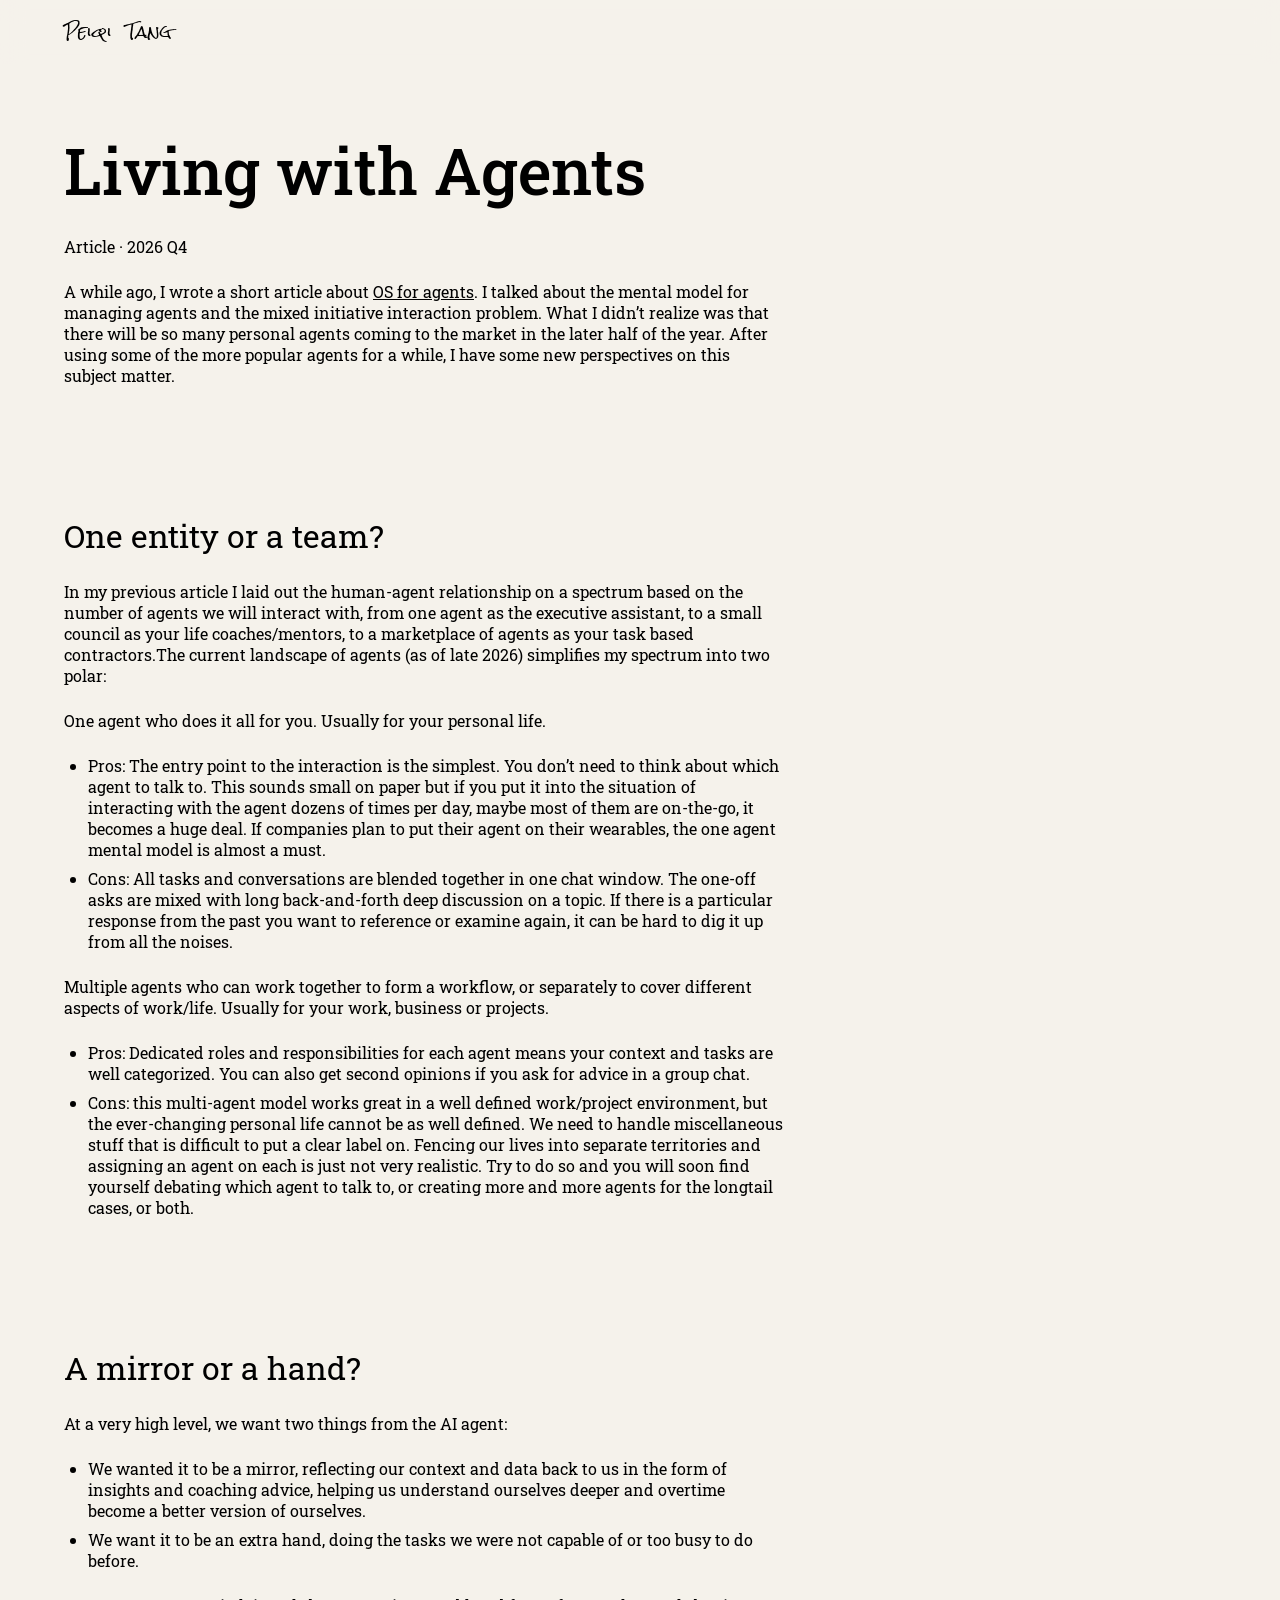
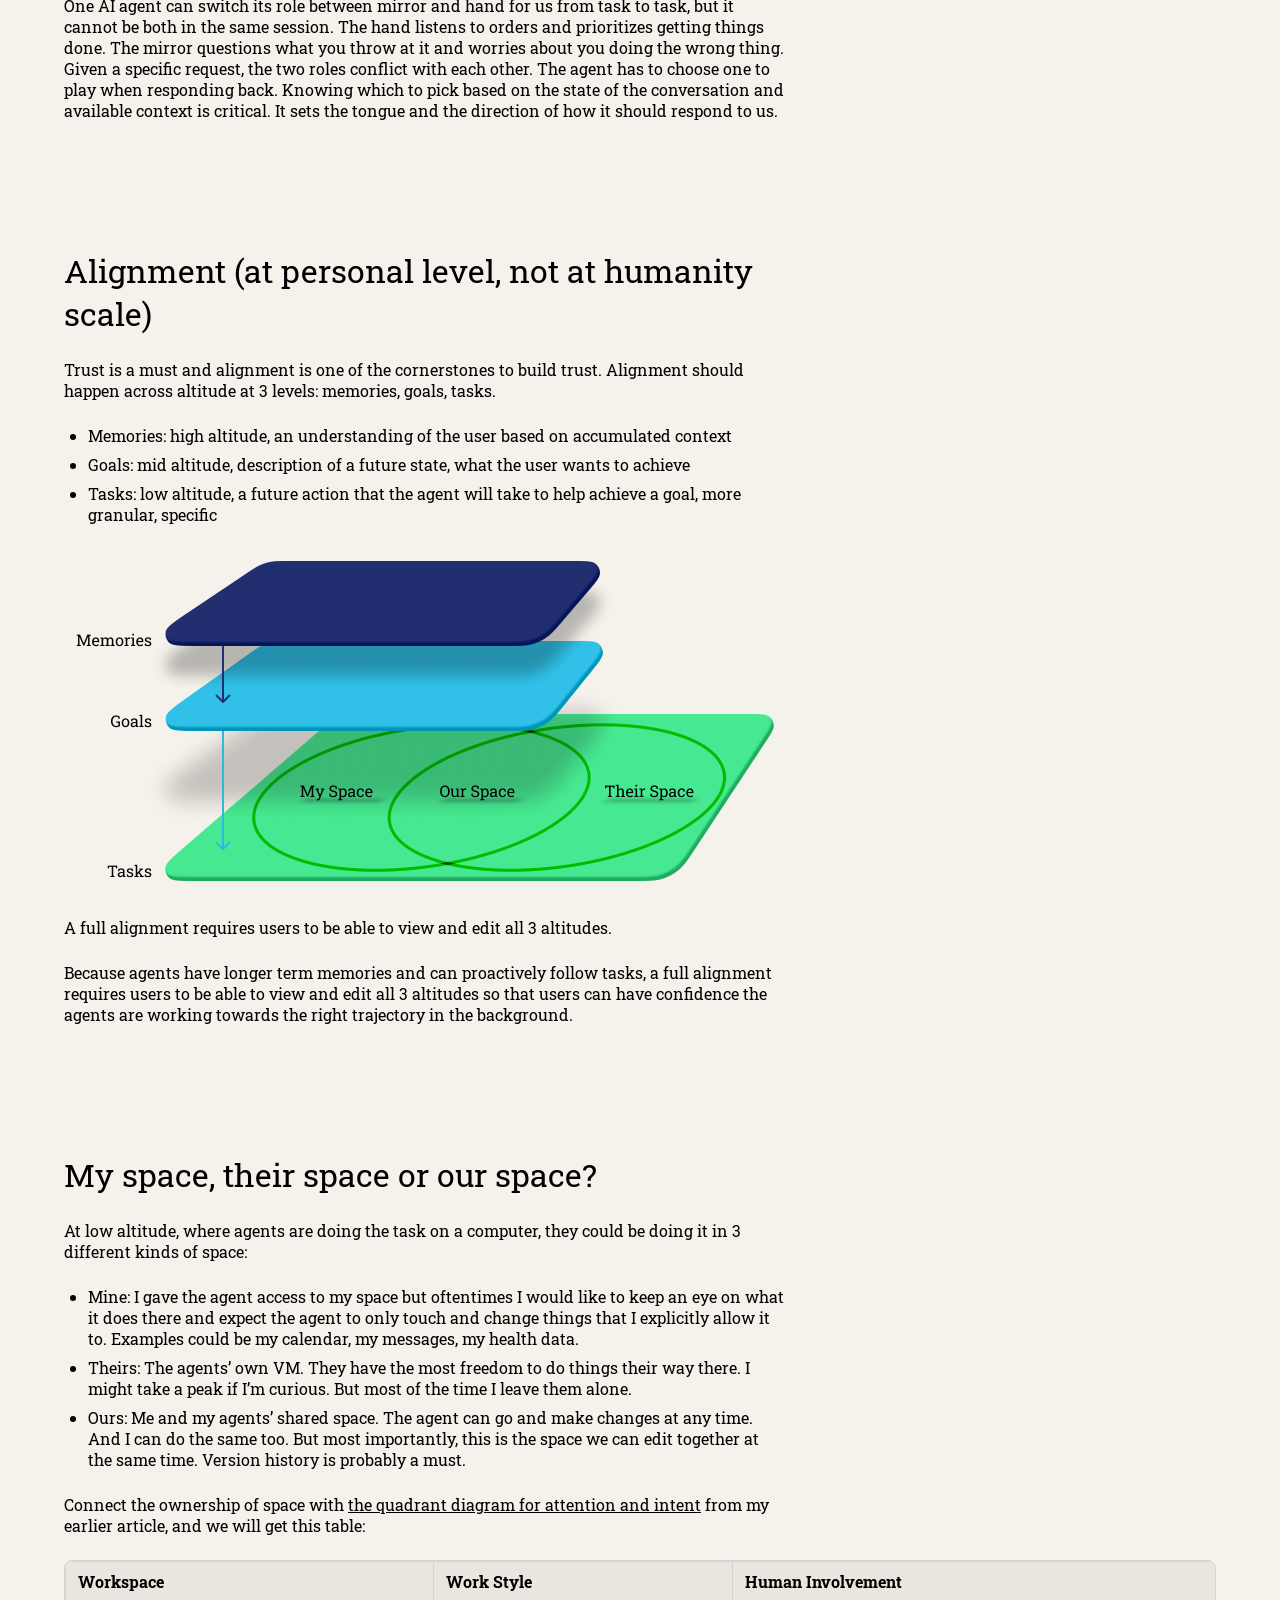
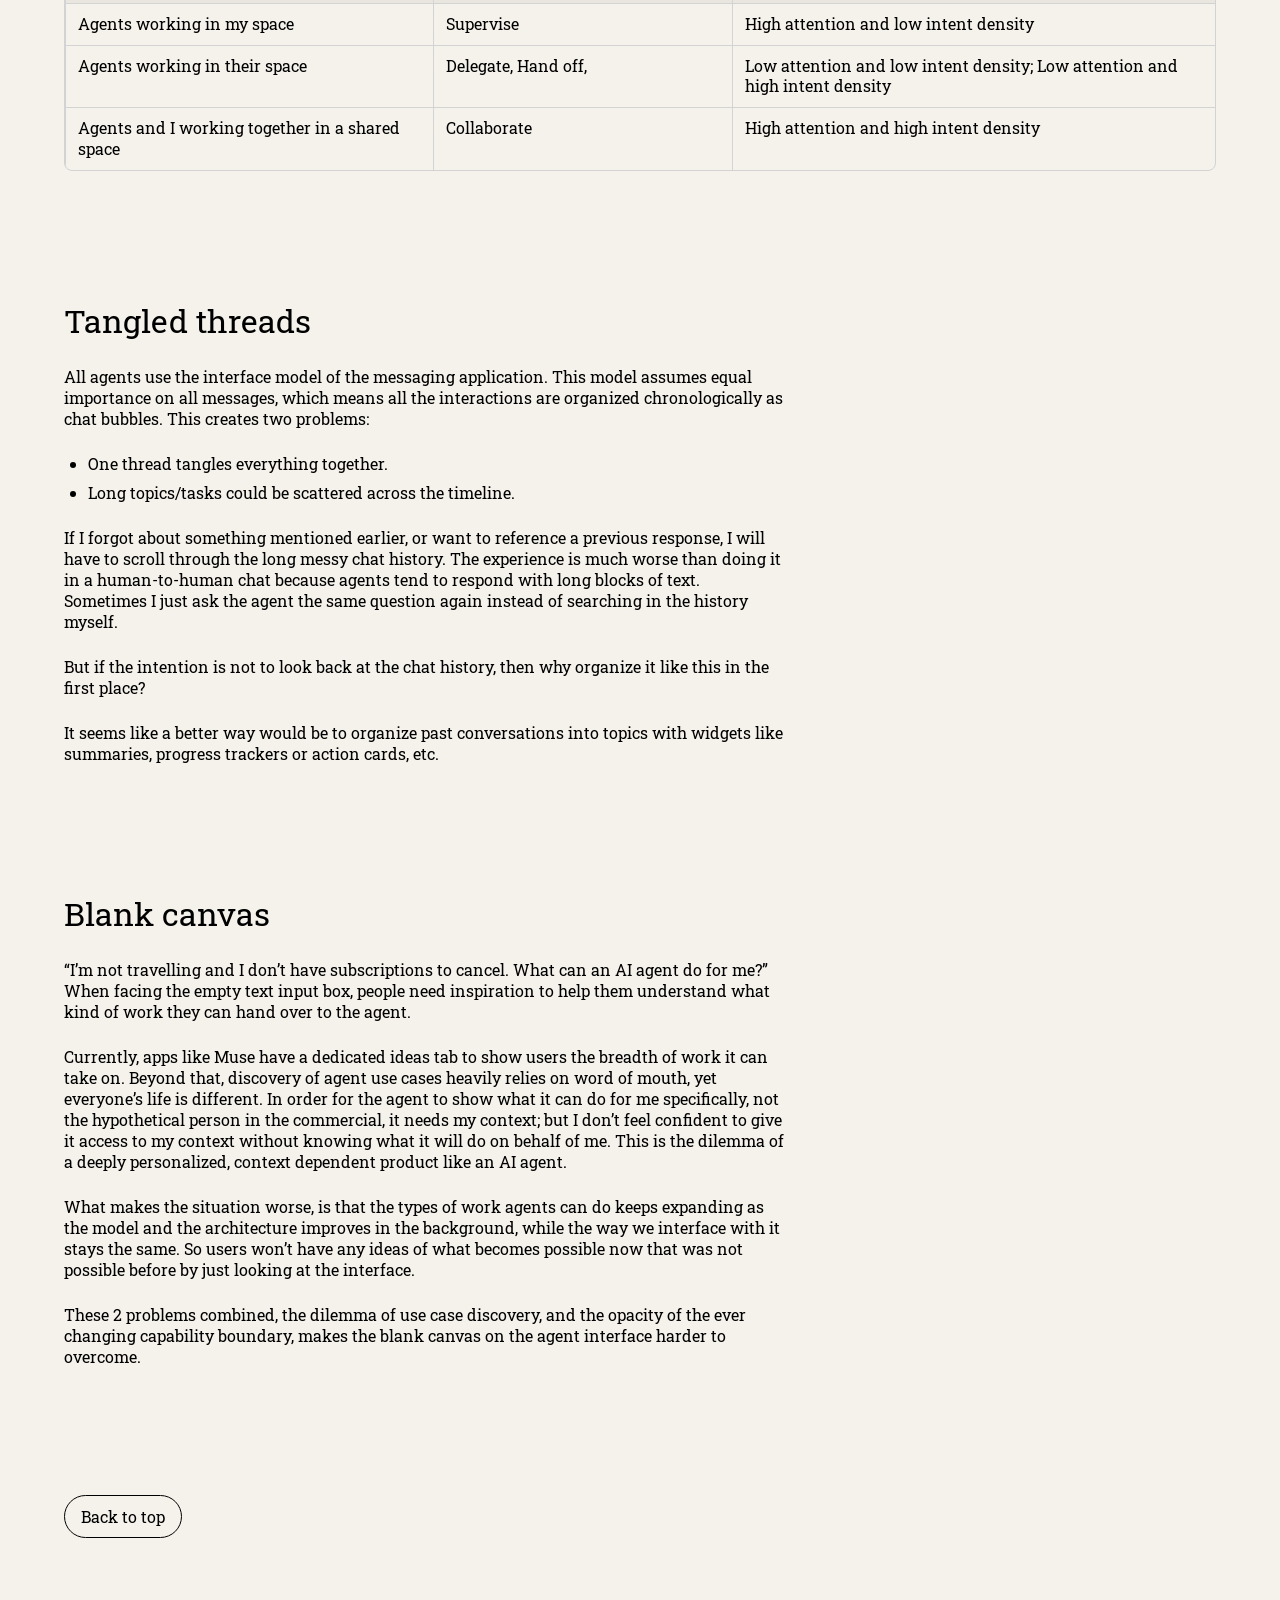
<file: living-with-personal-agents.html>
<!DOCTYPE html>
<html lang="en">
<head>
  <meta charset="UTF-8">
  <meta name="viewport" content="width=device-width, initial-scale=1.0">
  <title>Living with Agents - Peiqi Tang</title>
  <meta name="description" content="Reflections on living with personal AI agents: relationships, alignment, shared workspaces, and the interfaces that connect us.">
  <link rel="preconnect" href="https://fonts.googleapis.com">
  <link rel="preconnect" href="https://fonts.gstatic.com" crossorigin>
  <link href="https://fonts.googleapis.com/css2?family=Roboto+Slab:wght@400;500;700&family=Rock+Salt&display=swap" rel="stylesheet">
  <link rel="stylesheet" href="styles.css?v=20261117">
</head>
<body id="top">
  <header class="project-nav" aria-label="Portfolio navigation" data-current-project="Living with Agents">
    <div class="project-nav__bar">
      <a class="project-nav__brand" href="index.html">Peiqi&nbsp;&nbsp;Tang</a>
      <div class="project-nav__crumb" aria-hidden="true">
        <span class="project-nav__separator"></span>
        <span class="project-nav__current">Living with Agents</span>
      </div>
      <button class="project-nav__toggle" type="button" aria-label="Open project menu" aria-expanded="false" aria-controls="project-menu">
        <span class="project-nav__toggle-icon" aria-hidden="true"></span>
      </button>
    </div>
    <nav id="project-menu" class="project-nav__menu" aria-label="Projects">
      <a class="project-nav__item" href="gen-ui-on-watch.html">Gen Watch Face</a>
      <a class="project-nav__item" href="babycare.html">BabyCare</a>
      <span class="project-nav__item" aria-current="page">Living with Agents</span>
      <a class="project-nav__item" href="os-for-agents.html">OS for Agents</a>
      <a class="project-nav__item" href="project-at-meta.html">Projects at Meta</a>
      <a class="project-nav__item" href="fireflies.html">Fireflies</a>
      <a class="project-nav__item" href="amazon-lens.html">Amazon Lens</a>
    </nav>
  </header>

  <main class="project-page project-page--personal-agents">
    <div class="project-container">
      <h1 class="project-title">Living with Agents</h1>
      <p class="project-meta">Article · 2026 Q4</p>

        <div class="project-copy project-section project-section--overview">
          <p>A while ago, I wrote a short article about <a href="os-for-agents.html">OS for agents</a>. I talked about the mental model for managing agents and the mixed initiative interaction problem. What I didn’t realize was that there will be so many personal agents coming to the market in the later half of the year. After using some of the more popular agents for a while, I have some new perspectives on this subject matter.</p>
        </div>

      <section class="project-section" aria-labelledby="one-entity-or-team">
        <h2 id="one-entity-or-team" class="project-section__title">One entity or a team?</h2>
        <div class="project-copy">
          <p>In my previous article I laid out the human-agent relationship on a spectrum based on the number of agents we will interact with, from one agent as the executive assistant, to a small council as your life coaches/mentors, to a marketplace of agents as your task based contractors.The current landscape of agents (as of late 2026) simplifies my spectrum into two polar:</p>
          <p>One agent who does it all for you. Usually for your personal life.</p>
          <ul>
            <li>Pros: The entry point to the interaction is the simplest. You don’t need to think about which agent to talk to. This sounds small on paper but if you put it into the situation of interacting with the agent dozens of times per day, maybe most of them are on-the-go, it becomes a huge deal. If companies plan to put their agent on their wearables, the one agent mental model is almost a must.</li>
            <li>Cons: All tasks and conversations are blended together in one chat window. The one-off asks are mixed with long back-and-forth deep discussion on a topic. If there is a particular response from the past you want to reference or examine again, it can be hard to dig it up from all the noises.</li>
          </ul>
          <p>Multiple agents who can work together to form a workflow, or separately to cover different aspects of work/life. Usually for your work, business or projects.</p>
          <ul>
            <li>Pros: Dedicated roles and responsibilities for each agent means your context and tasks are well categorized. You can also get second opinions if you ask for advice in a group chat.</li>
            <li>Cons: this multi-agent model works great in a well defined work/project environment, but the ever-changing personal life cannot be as well defined. We need to handle miscellaneous stuff that is difficult to put a clear label on. Fencing our lives into separate territories and assigning an agent on each is just not very realistic. Try to do so and you will soon find yourself debating which agent to talk to, or creating more and more agents for the longtail cases, or both.</li>
          </ul>
        </div>
      </section>

      <section class="project-section" aria-labelledby="mirror-or-hand">
        <h2 id="mirror-or-hand" class="project-section__title">A mirror or a hand?</h2>
        <div class="project-copy">
          <p>At a very high level, we want two things from the AI agent:</p>
          <ul>
            <li>We wanted it to be a mirror, reflecting our context and data back to us in the form of insights and coaching advice, helping us understand ourselves deeper and overtime become a better version of ourselves.</li>
            <li>We want it to be an extra hand, doing the tasks we were not capable of or too busy to do before.</li>
          </ul>
          <p>One AI agent can switch its role between mirror and hand for us from task to task, but it cannot be both in the same session. The hand listens to orders and prioritizes getting things done. The mirror questions what you throw at it and worries about you doing the wrong thing. Given a specific request, the two roles conflict with each other. The agent has to choose one  to play when responding back. Knowing which to pick based on the state of the conversation and available context is critical. It sets the tongue and the direction of how it should respond to us.</p>
        </div>
      </section>

      <section class="project-section" aria-labelledby="alignment">
        <h2 id="alignment" class="project-section__title">Alignment (at personal level, not at humanity scale)</h2>
        <div class="project-copy">
          <p>Trust is a must and alignment is one of the cornerstones to build trust. Alignment should happen across altitude at 3 levels: memories, goals, tasks.</p>
          <ul>
            <li>Memories: high altitude, an understanding of the user based on accumulated context</li>
            <li>Goals: mid altitude, description of a future state, what the user wants to achieve</li>
            <li>Tasks: low altitude, a future action that the agent will take to help achieve a goal, more granular, specific</li>
          </ul>
        </div>
        <figure class="project-media project-media--text personal-agents-alignment">
          <img src="assets/Living with Personal Agents/Altitude of Alignment.png" width="1440" height="688" loading="lazy" alt="Three altitudes of alignment: memories, goals, and tasks, with overlapping personal, shared, and agent-owned workspaces at the task level.">
        </figure>
        <div class="project-copy project-copy--after-media">
          <p>A full alignment requires users to be able to view and edit all 3 altitudes.</p>
          <p>Because agents have longer term memories and can proactively follow tasks, a full alignment requires users to be able to view and edit all 3 altitudes so that users can have confidence the agents are working towards the right trajectory in the background.</p>
        </div>
      </section>

      <section class="project-section" aria-labelledby="shared-space">
        <h2 id="shared-space" class="project-section__title">My space, their space or our space?</h2>
        <div class="project-copy">
          <p>At low altitude, where agents are doing the task on a computer, they could be doing it in 3 different kinds of space:</p>
          <ul>
            <li>Mine: I gave the agent access to my space but oftentimes I would like to keep an eye on what it does there and expect the agent to only touch and change things that I explicitly allow it to. Examples could be my calendar, my messages, my health data.</li>
            <li>Theirs: The agents’ own VM. They have the most freedom to do things their way there. I might take a peak if I’m curious. But most of the time I leave them alone.</li>
            <li>Ours: Me and my agents’ shared space. The agent can go and make changes at any time. And I can do the same too. But most importantly, this is the space we can edit together at the same time. Version history is probably a must.</li>
          </ul>
          <p>Connect the ownership of space with <a href="os-for-agents.html#attention-title" target="_blank" rel="noopener noreferrer">the quadrant diagram for attention and intent</a> from my earlier article, and we will get this table:</p>
        </div>
        <div class="project-table-wrap project-table-wrap--wide" role="region" aria-label="Workspace, work style, and human involvement" tabindex="0">
          <table class="project-table">
            <thead><tr><th scope="col">Workspace</th><th scope="col">Work Style</th><th scope="col">Human Involvement</th></tr></thead>
            <tbody>
              <tr><td>Agents working in my space</td><td>Supervise</td><td>High attention and low intent density</td></tr>
              <tr><td>Agents working in their space</td><td>Delegate, Hand off,</td><td>Low attention and low intent density; Low attention and high intent density</td></tr>
              <tr><td>Agents and I working together in a shared space</td><td>Collaborate</td><td>High attention and high intent density</td></tr>
            </tbody>
          </table>
        </div>

      </section>

      <section class="project-section" aria-labelledby="tangled-threads">
        <h2 id="tangled-threads" class="project-section__title">Tangled threads</h2>
        <div class="project-copy">
          <p>All agents use the interface model of the messaging application. This model assumes equal importance on all messages, which means all the interactions are organized chronologically as chat bubbles. This creates two problems:</p>
          <ul>
            <li>One thread tangles everything together.</li>
            <li>Long topics/tasks could be scattered across the timeline.</li>
          </ul>
          <p>If I forgot about something mentioned earlier, or want to reference a previous response, I will have to scroll through the long messy chat history. The experience is much worse than doing it in a human-to-human chat because agents tend to respond with long blocks of text. Sometimes I just ask the agent the same question again instead of searching in the history myself.</p>
          <p>But if the intention is not to look back at the chat history, then why organize it like this in the first place?</p>
          <p>It seems like a better way would be to organize past conversations into topics with widgets like summaries, progress trackers or action cards, etc.</p>
        </div>
      </section>

      <section class="project-section" aria-labelledby="blank-canvas">
        <h2 id="blank-canvas" class="project-section__title">Blank canvas</h2>
        <div class="project-copy">
          <p>“I’m not travelling and I don’t have subscriptions to cancel. What can an AI agent do for me?” When facing the empty text input box, people need inspiration to help them understand what kind of work they can hand over to the agent.</p>
          <p>Currently, apps like Muse have a dedicated ideas tab to show users the breadth of work it can take on. Beyond that, discovery of agent use cases heavily relies on word of mouth, yet everyone’s life is different. In order for the agent to show what it can do for me specifically, not the hypothetical person in the commercial, it needs my context; but I don’t feel confident to give it access to my context without knowing what it will do on behalf of me. This is the dilemma of a deeply personalized, context dependent product like an AI agent.</p>
          <p>What makes the situation worse, is that the types of work agents can do keeps expanding as the model and the architecture improves in the background, while the way we interface with it stays the same. So users won’t have any ideas of what becomes possible now that was not possible before by just looking at the interface.</p>
          <p>These 2 problems combined, the dilemma of use case discovery, and the opacity of the ever changing capability boundary, makes the blank canvas on the agent interface harder to overcome.</p>
        </div>
      </section>

      <a class="button back-to-top" href="#top">Back to top</a>
    </div>
  </main>
  <script>
    const projectNav = document.querySelector(".project-nav");
    const navToggle = document.querySelector(".project-nav__toggle");
    const projectTitle = document.querySelector(".project-title");

    const syncProjectNav = () => {
      if (!projectNav || !projectTitle) {
        return;
      }

      projectNav.classList.toggle("project-nav--scrolled", projectTitle.getBoundingClientRect().bottom <= 0);
    };

    navToggle?.addEventListener("click", () => {
      const isOpen = projectNav.classList.toggle("project-nav--open");
      navToggle.setAttribute("aria-expanded", String(isOpen));
      navToggle.setAttribute("aria-label", isOpen ? "Close project menu" : "Open project menu");
    });

    window.addEventListener("scroll", syncProjectNav, { passive: true });
    window.addEventListener("resize", syncProjectNav);
    syncProjectNav();
  </script>
</body>
</html>
</file>
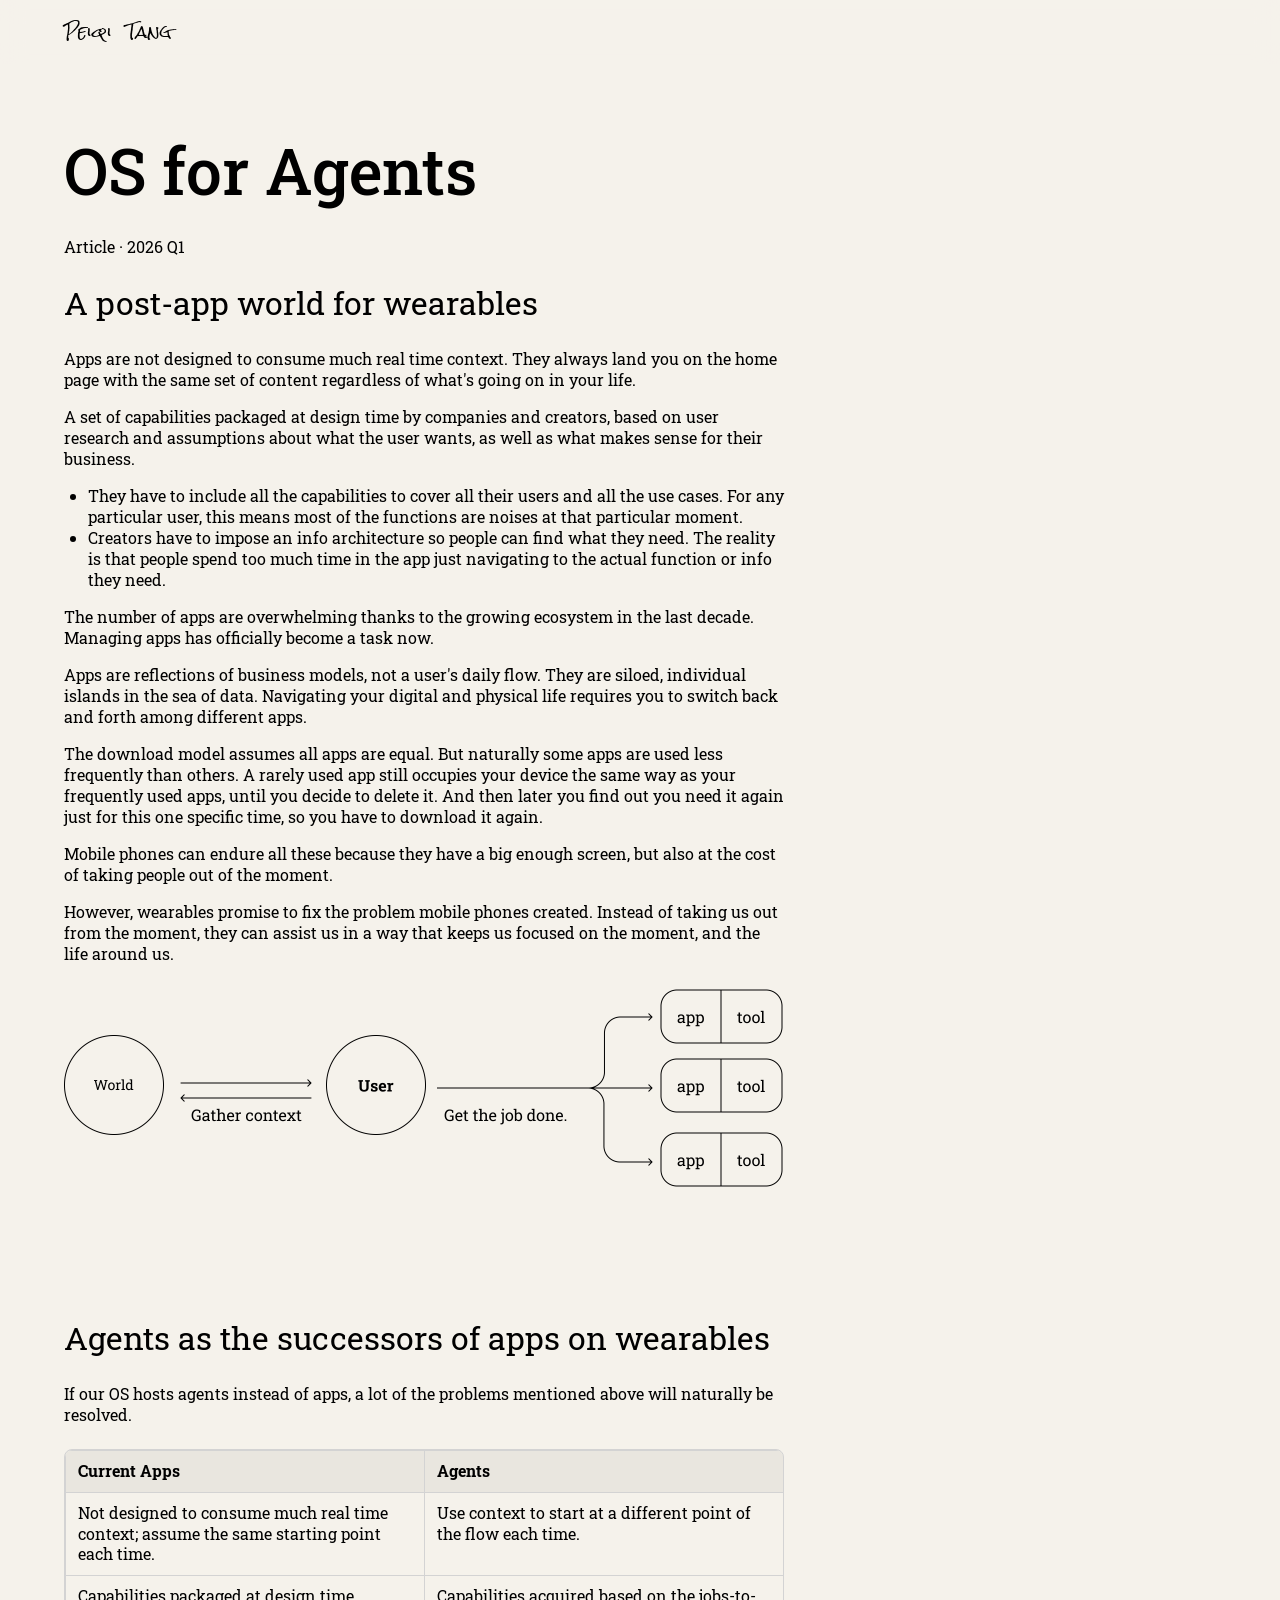
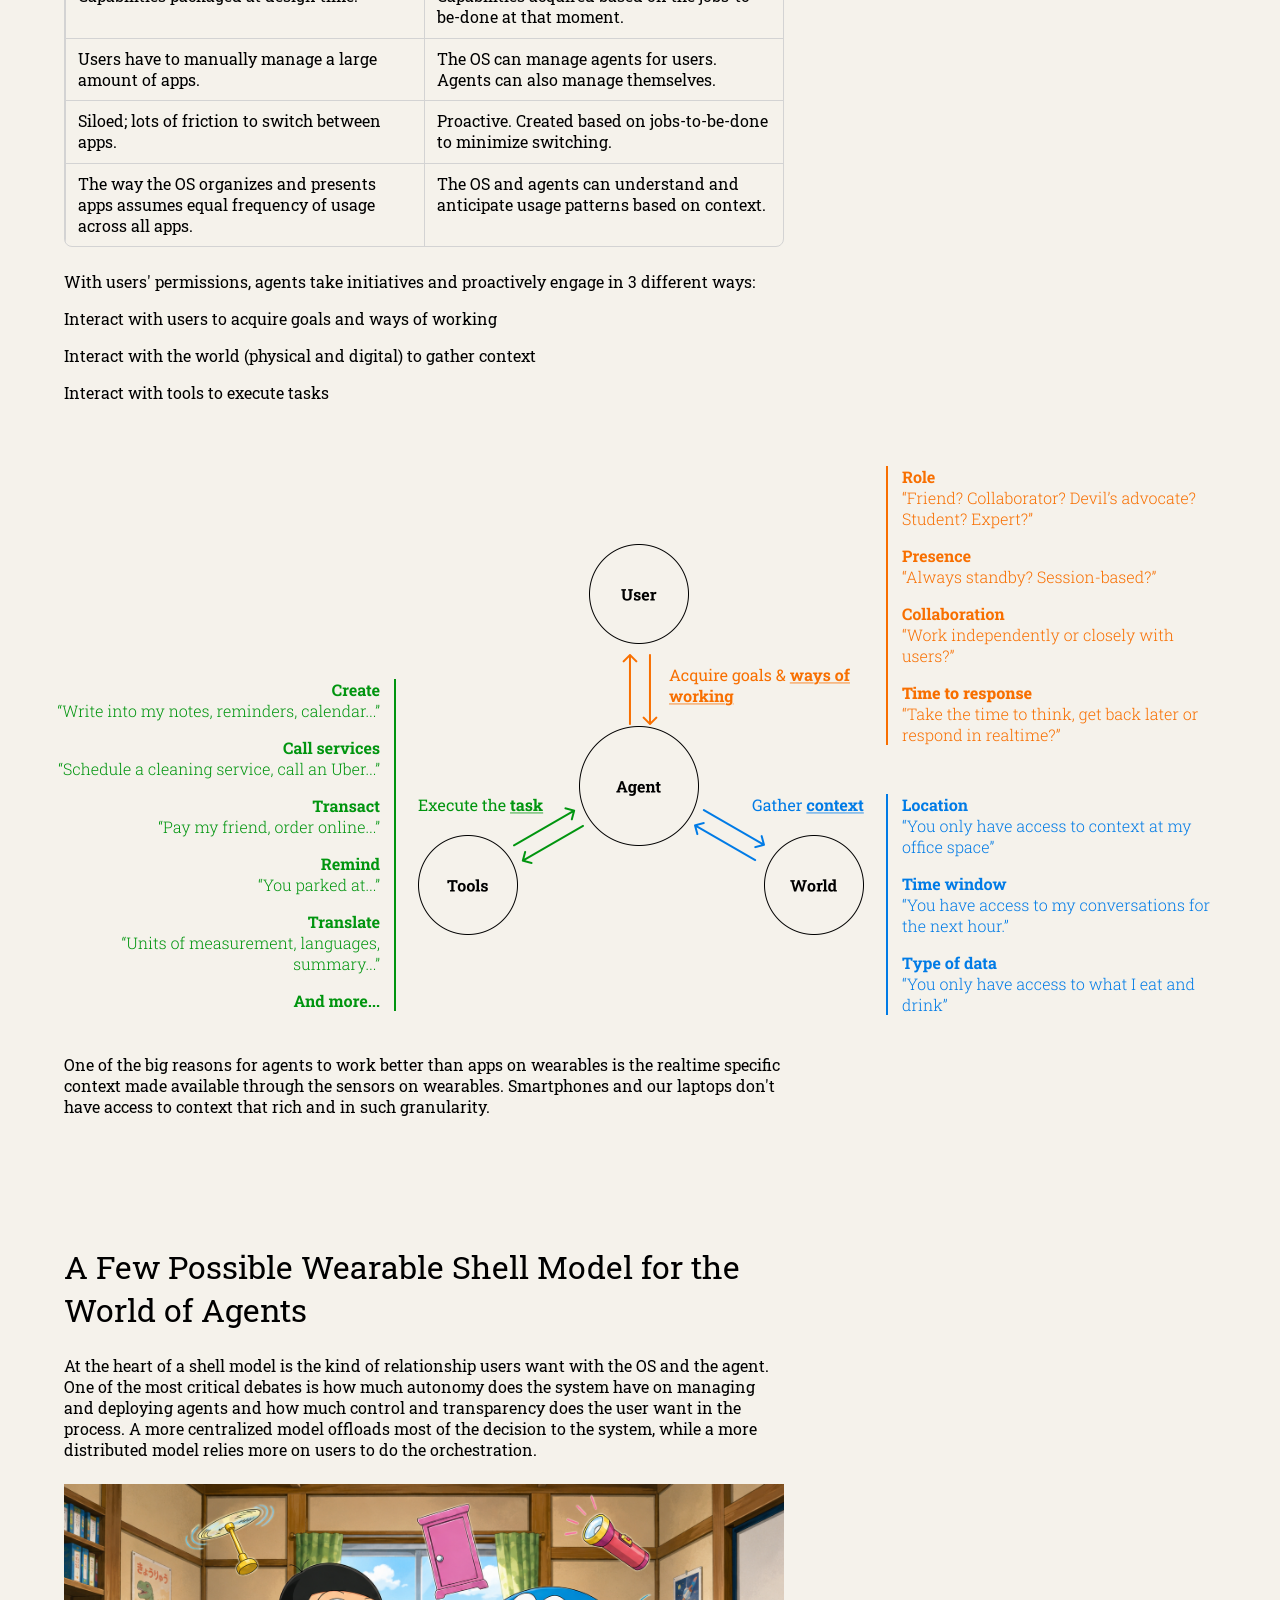
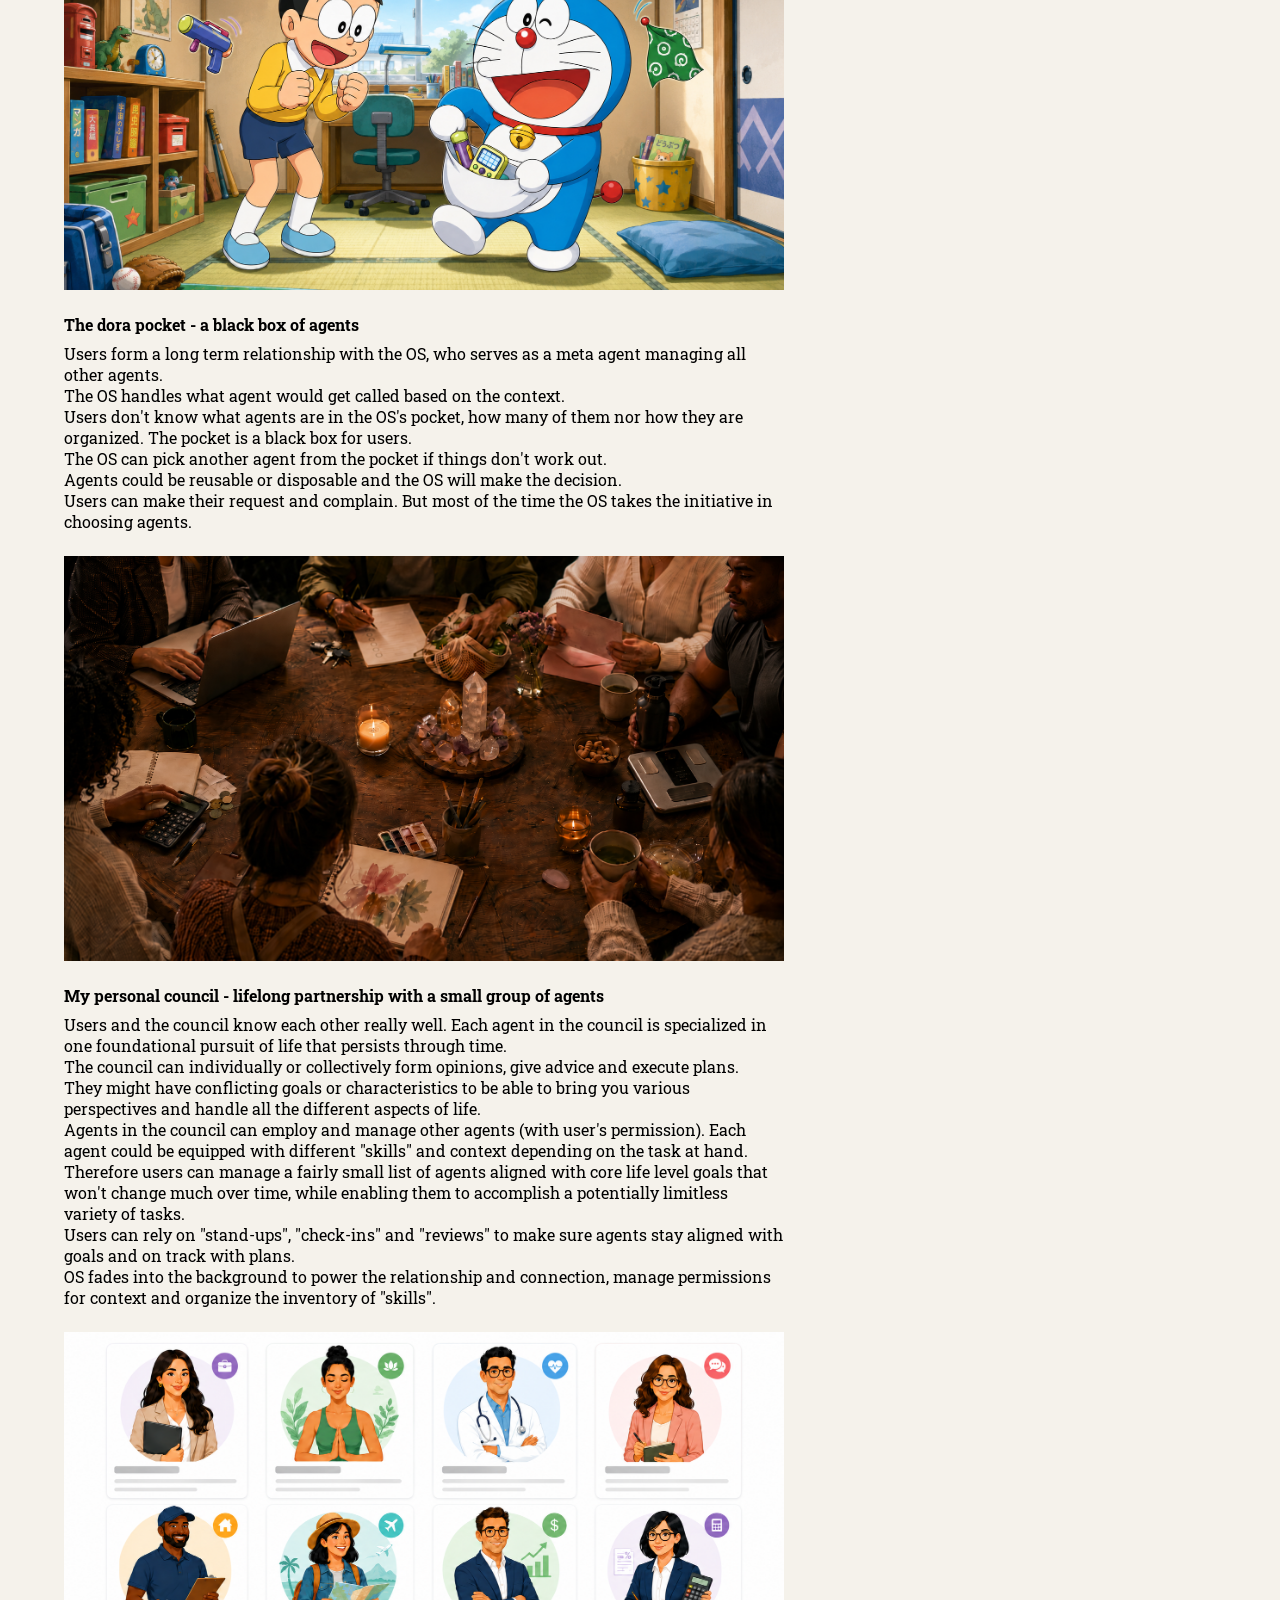
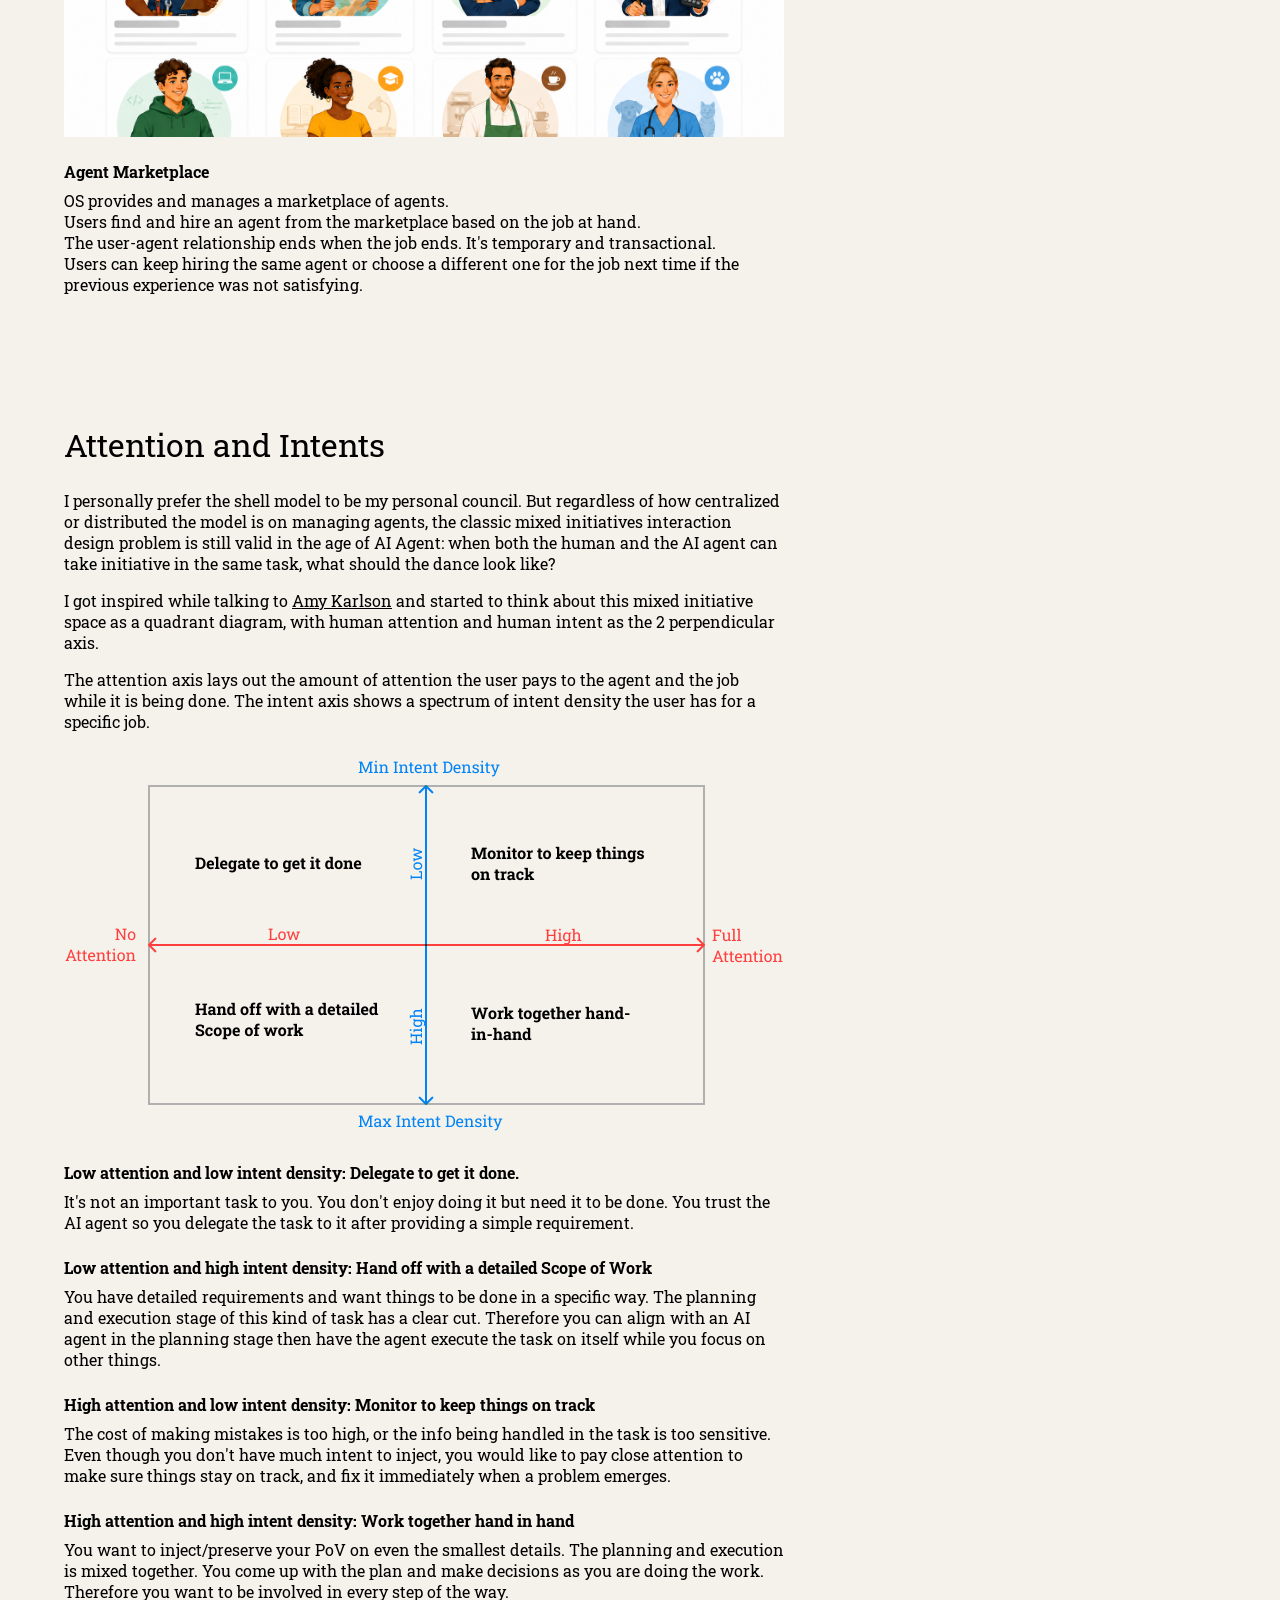
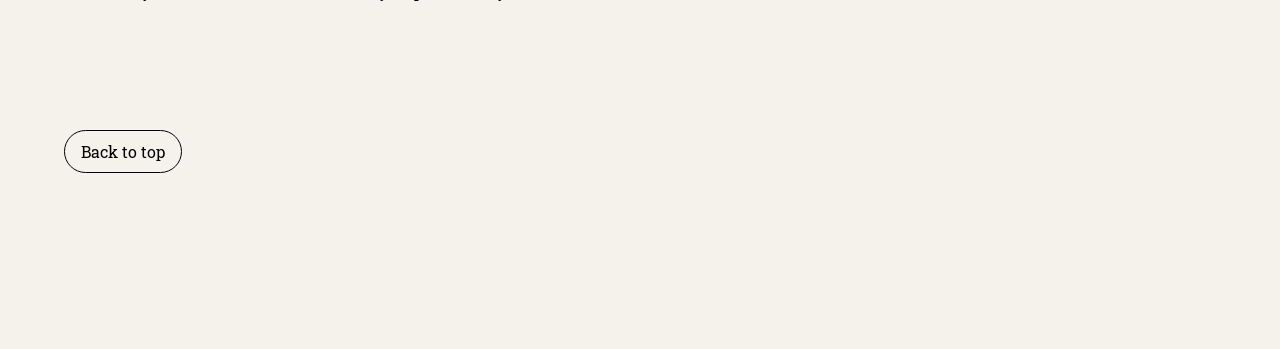
<file: os-for-agents.html>
<!DOCTYPE html>
<html lang="en">
<head>
  <meta charset="UTF-8">
  <meta name="viewport" content="width=device-width, initial-scale=1.0">
  <title>OS for Agents - Peiqi Tang</title>
  <link rel="preconnect" href="https://fonts.googleapis.com">
  <link rel="preconnect" href="https://fonts.gstatic.com" crossorigin>
  <link href="https://fonts.googleapis.com/css2?family=Roboto+Slab:wght@400;500;700&family=Rock+Salt&display=swap" rel="stylesheet">
  <link rel="stylesheet" href="styles.css?v=20261117">
</head>
<body id="top">
  <header class="project-nav" aria-label="Portfolio navigation" data-current-project="OS for Agents">
    <div class="project-nav__bar">
      <a class="project-nav__brand" href="index.html">Peiqi&nbsp;&nbsp;Tang</a>
      <div class="project-nav__crumb" aria-hidden="true">
        <span class="project-nav__separator"></span>
        <span class="project-nav__current">OS for Agents</span>
      </div>
      <button class="project-nav__toggle" type="button" aria-label="Open project menu" aria-expanded="false" aria-controls="project-menu">
        <span class="project-nav__toggle-icon" aria-hidden="true"></span>
      </button>
    </div>
    <nav id="project-menu" class="project-nav__menu" aria-label="Projects">
      <a class="project-nav__item" href="gen-ui-on-watch.html">Gen Watch Face</a>
      <a class="project-nav__item" href="babycare.html">BabyCare</a>
      <a class="project-nav__item" href="living-with-personal-agents.html">Living with Agents</a>
      <span class="project-nav__item" aria-current="page">OS for Agents</span>
      <a class="project-nav__item" href="project-at-meta.html">Projects at Meta</a>
      <a class="project-nav__item" href="fireflies.html">Fireflies</a>
      <a class="project-nav__item" href="amazon-lens.html">Amazon Lens</a>
    </nav>
  </header>

  <main class="project-page">
    <div class="project-container">
      <h1 class="project-title">OS for Agents</h1>
      <p class="project-meta">Article · 2026 Q1</p>

      <section class="project-section project-section--overview" aria-labelledby="post-app-title">
        <h2 id="post-app-title" class="project-section__title">A post-app world for wearables</h2>
        <div class="project-copy">
          <p>Apps are not designed to consume much real time context. They always land you on the home page with the same set of content regardless of what's going on in your life.</p>
          <p>A set of capabilities packaged at design time by companies and creators, based on user research and assumptions about what the user wants, as well as what makes sense for their business.</p>
          <ul>
            <li>They have to include all the capabilities to cover all their users and all the use cases. For any particular user, this means most of the functions are noises at that particular moment.</li>
            <li>Creators have to impose an info architecture so people can find what they need. The reality is that people spend too much time in the app just navigating to the actual function or info they need.</li>
          </ul>
          <p>The number of apps are overwhelming thanks to the growing ecosystem in the last decade. Managing apps has officially become a task now.</p>
          <p>Apps are reflections of business models, not a user's daily flow. They are siloed, individual islands in the sea of data. Navigating your digital and physical life requires you to switch back and forth among different apps.</p>
          <p>The download model assumes all apps are equal. But naturally some apps are used less frequently than others. A rarely used app still occupies your device the same way as your frequently used apps, until you decide to delete it. And then later you find out you need it again just for this one specific time, so you have to download it again.</p>
          <p>Mobile phones can endure all these because they have a big enough screen, but also at the cost of taking people out of the moment.</p>
          <p>However, wearables promise to fix the problem mobile phones created. Instead of taking us out from the moment, they can assist us in a way that keeps us focused on the moment, and the life around us.</p>
        </div>
        <figure class="project-media project-media--text">
          <img src="assets/OS for Agents/Apps Diagram.png" width="720" height="200" alt="Diagram comparing the app model to a wearable OS and agent model.">
        </figure>
      </section>

      <section class="project-section" aria-labelledby="successors-title">
        <h2 id="successors-title" class="project-section__title">Agents as the successors of apps on wearables</h2>
        <div class="project-copy">
          <p>If our OS hosts agents instead of apps, a lot of the problems mentioned above will naturally be resolved.</p>
        </div>

        <div class="project-table-wrap" aria-label="Comparison of current apps and agents">
          <table class="project-table">
            <thead>
              <tr>
                <th scope="col">Current Apps</th>
                <th scope="col">Agents</th>
              </tr>
            </thead>
            <tbody>
              <tr>
                <td>Not designed to consume much real time context; assume the same starting point each time.</td>
                <td>Use context to start at a different point of the flow each time.</td>
              </tr>
              <tr>
                <td>Capabilities packaged at design time.</td>
                <td>Capabilities acquired based on the jobs-to-be-done at that moment.</td>
              </tr>
              <tr>
                <td>Users have to manually manage a large amount of apps.</td>
                <td>The OS can manage agents for users. Agents can also manage themselves.</td>
              </tr>
              <tr>
                <td>Siloed; lots of friction to switch between apps.</td>
                <td>Proactive. Created based on jobs-to-be-done to minimize switching.</td>
              </tr>
              <tr>
                <td>The way the OS organizes and presents apps assumes equal frequency of usage across all apps.</td>
                <td>The OS and agents can understand and anticipate usage patterns based on context.</td>
              </tr>
            </tbody>
          </table>
        </div>

        <div class="project-copy">
          <p>With users' permissions, agents take initiatives and proactively engage in 3 different ways:</p>
          <p>Interact with users to acquire goals and ways of working</p>
          <p>Interact with the world (physical and digital) to gather context</p>
          <p>Interact with tools to execute tasks</p>
        </div>

        <figure class="project-media project-media--transparent project-media--spaced">
          <img src="assets/OS for Agents/Agent Diagram.png" width="1200" height="579" alt="Diagram showing how agents interact with users, the physical and digital world, and tools to execute tasks.">
        </figure>

        <div class="project-copy project-copy--after-media">
          <p>One of the big reasons for agents to work better than apps on wearables is the realtime specific context made available through the sensors on wearables. Smartphones and our laptops don't have access to context that rich and in such granularity.</p>
        </div>
      </section>

      <section class="project-section" aria-labelledby="shell-title">
        <h2 id="shell-title" class="project-section__title">A Few Possible Wearable Shell Model for the World of Agents</h2>
        <div class="project-copy">
          <p>At the heart of a shell model is the kind of relationship users want with the OS and the agent. One of the most critical debates is how much autonomy does the system have on managing and deploying agents and how much control and transparency does the user want in the process. A more centralized model offloads most of the decision to the system, while a more distributed model relies more on users to do the orchestration.</p>
        </div>

        <figure class="project-media project-media--text project-media--shell">
          <img src="assets/OS for Agents/The Dora Pocket.png" width="1672" height="941" alt="The Dora Pocket shell model illustration.">
        </figure>
        <div class="bullet-block bullet-block--one">
          <div class="bullet-point">
            <h3>The dora pocket - a black box of agents</h3>
            <p>Users form a long term relationship with the OS, who serves as a meta agent managing all other agents.</p>
            <p>The OS handles what agent would get called based on the context.</p>
            <p>Users don't know what agents are in the OS's pocket, how many of them nor how they are organized. The pocket is a black box for users.</p>
            <p>The OS can pick another agent from the pocket if things don't work out.</p>
            <p>Agents could be reusable or disposable and the OS will make the decision.</p>
            <p>Users can make their request and complain. But most of the time the OS takes the initiative in choosing agents.</p>
          </div>
        </div>

        <figure class="project-media project-media--text project-media--shell">
          <img src="assets/OS for Agents/My Personal Council.png" width="1672" height="941" alt="My Personal Council shell model illustration.">
        </figure>
        <div class="bullet-block bullet-block--one">
          <div class="bullet-point">
            <h3>My personal council - lifelong partnership with a small group of agents</h3>
            <p>Users and the council know each other really well. Each agent in the council is specialized in one foundational pursuit of life that persists through time.</p>
            <p>The council can individually or collectively form opinions, give advice and execute plans.</p>
            <p>They might have conflicting goals or characteristics to be able to bring you various perspectives and handle all the different aspects of life.</p>
            <p>Agents in the council can employ and manage other agents (with user's permission). Each agent could be equipped with different "skills" and context depending on the task at hand. Therefore users can manage a fairly small list of agents aligned with core life level goals that won't change much over time, while enabling them to accomplish a potentially limitless variety of tasks.</p>
            <p>Users can rely on "stand-ups", "check-ins" and "reviews" to make sure agents stay aligned with goals and on track with plans.</p>
            <p>OS fades into the background to power the relationship and connection, manage permissions for context and organize the inventory of "skills".</p>
          </div>
        </div>

        <figure class="project-media project-media--text project-media--shell">
          <img src="assets/OS for Agents/Agent Marketplace.png?v=20260528233326" width="1672" height="941" alt="Agent Marketplace shell model illustration.">
        </figure>
        <div class="bullet-block bullet-block--one">
          <div class="bullet-point">
            <h3>Agent Marketplace</h3>
            <p>OS provides and manages a marketplace of agents.</p>
            <p>Users find and hire an agent from the marketplace based on the job at hand.</p>
            <p>The user-agent relationship ends when the job ends. It's temporary and transactional.</p>
            <p>Users can keep hiring the same agent or choose a different one for the job next time if the previous experience was not satisfying.</p>
          </div>
        </div>
      </section>

      <section class="project-section" aria-labelledby="attention-title">
        <h2 id="attention-title" class="project-section__title">Attention and Intents</h2>
        <div class="project-copy">
          <p>I personally prefer the shell model to be my personal council. But regardless of how centralized or distributed the model is on managing agents, the classic mixed initiatives interaction design problem is still valid in the age of AI Agent: when both the human and the AI agent can take initiative in the same task, what should the dance look like?</p>
          <p>I got inspired while talking to <a href="https://www.linkedin.com/in/amy-k-karlson/" target="_blank" rel="noopener noreferrer">Amy Karlson</a> and started to think about this mixed initiative space as a quadrant diagram, with human attention and human intent as the 2 perpendicular axis.</p>
          <p>The attention axis lays out the amount of attention the user pays to the agent and the job while it is being done. The intent axis shows a spectrum of intent density the user has for a specific job.</p>
        </div>

        <figure class="project-media project-media--text project-media--attention">
          <img src="assets/OS for Agents/Attention + Intent Density.png" width="720" height="382" alt="Quadrant diagram mapping attention and intent density for mixed initiative agent interaction.">
        </figure>

        <div class="bullet-block bullet-block--one">
          <div class="bullet-point">
            <h3>Low attention and low intent density: Delegate to get it done.</h3>
            <p>It's not an important task to you. You don't enjoy doing it but need it to be done. You trust the AI agent so you delegate the task to it after providing a simple requirement.</p>
          </div>
        </div>

        <div class="bullet-block bullet-block--one">
          <div class="bullet-point">
            <h3>Low attention and high intent density: Hand off with a detailed Scope of Work</h3>
            <p>You have detailed requirements and want things to be done in a specific way. The planning and execution stage of this kind of task has a clear cut. Therefore you can align with an AI agent in the planning stage then have the agent execute the task on itself while you focus on other things.</p>
          </div>
        </div>

        <div class="bullet-block bullet-block--one">
          <div class="bullet-point">
            <h3>High attention and low intent density: Monitor to keep things on track</h3>
            <p>The cost of making mistakes is too high, or the info being handled in the task is too sensitive. Even though you don't have much intent to inject, you would like to pay close attention to make sure things stay on track, and fix it immediately when a problem emerges.</p>
          </div>
        </div>

        <div class="bullet-block bullet-block--one">
          <div class="bullet-point">
            <h3>High attention and high intent density: Work together hand in hand</h3>
            <p>You want to inject/preserve your PoV on even the smallest details. The planning and execution is mixed together. You come up with the plan and make decisions as you are doing the work. Therefore you want to be involved in every step of the way.</p>
          </div>
        </div>
      </section>

      <a class="button back-to-top" href="#top">Back to top</a>
    </div>
  </main>
  <script>
    const projectNav = document.querySelector(".project-nav");
    const navToggle = document.querySelector(".project-nav__toggle");
    const projectTitle = document.querySelector(".project-title");

    const syncProjectNav = () => {
      if (!projectNav || !projectTitle) {
        return;
      }

      projectNav.classList.toggle("project-nav--scrolled", projectTitle.getBoundingClientRect().bottom <= 0);
    };

    navToggle?.addEventListener("click", () => {
      const isOpen = projectNav.classList.toggle("project-nav--open");
      navToggle.setAttribute("aria-expanded", String(isOpen));
      navToggle.setAttribute("aria-label", isOpen ? "Close project menu" : "Open project menu");
    });

    window.addEventListener("scroll", syncProjectNav, { passive: true });
    window.addEventListener("resize", syncProjectNav);
    syncProjectNav();
  </script>
</body>
</html>
</file>
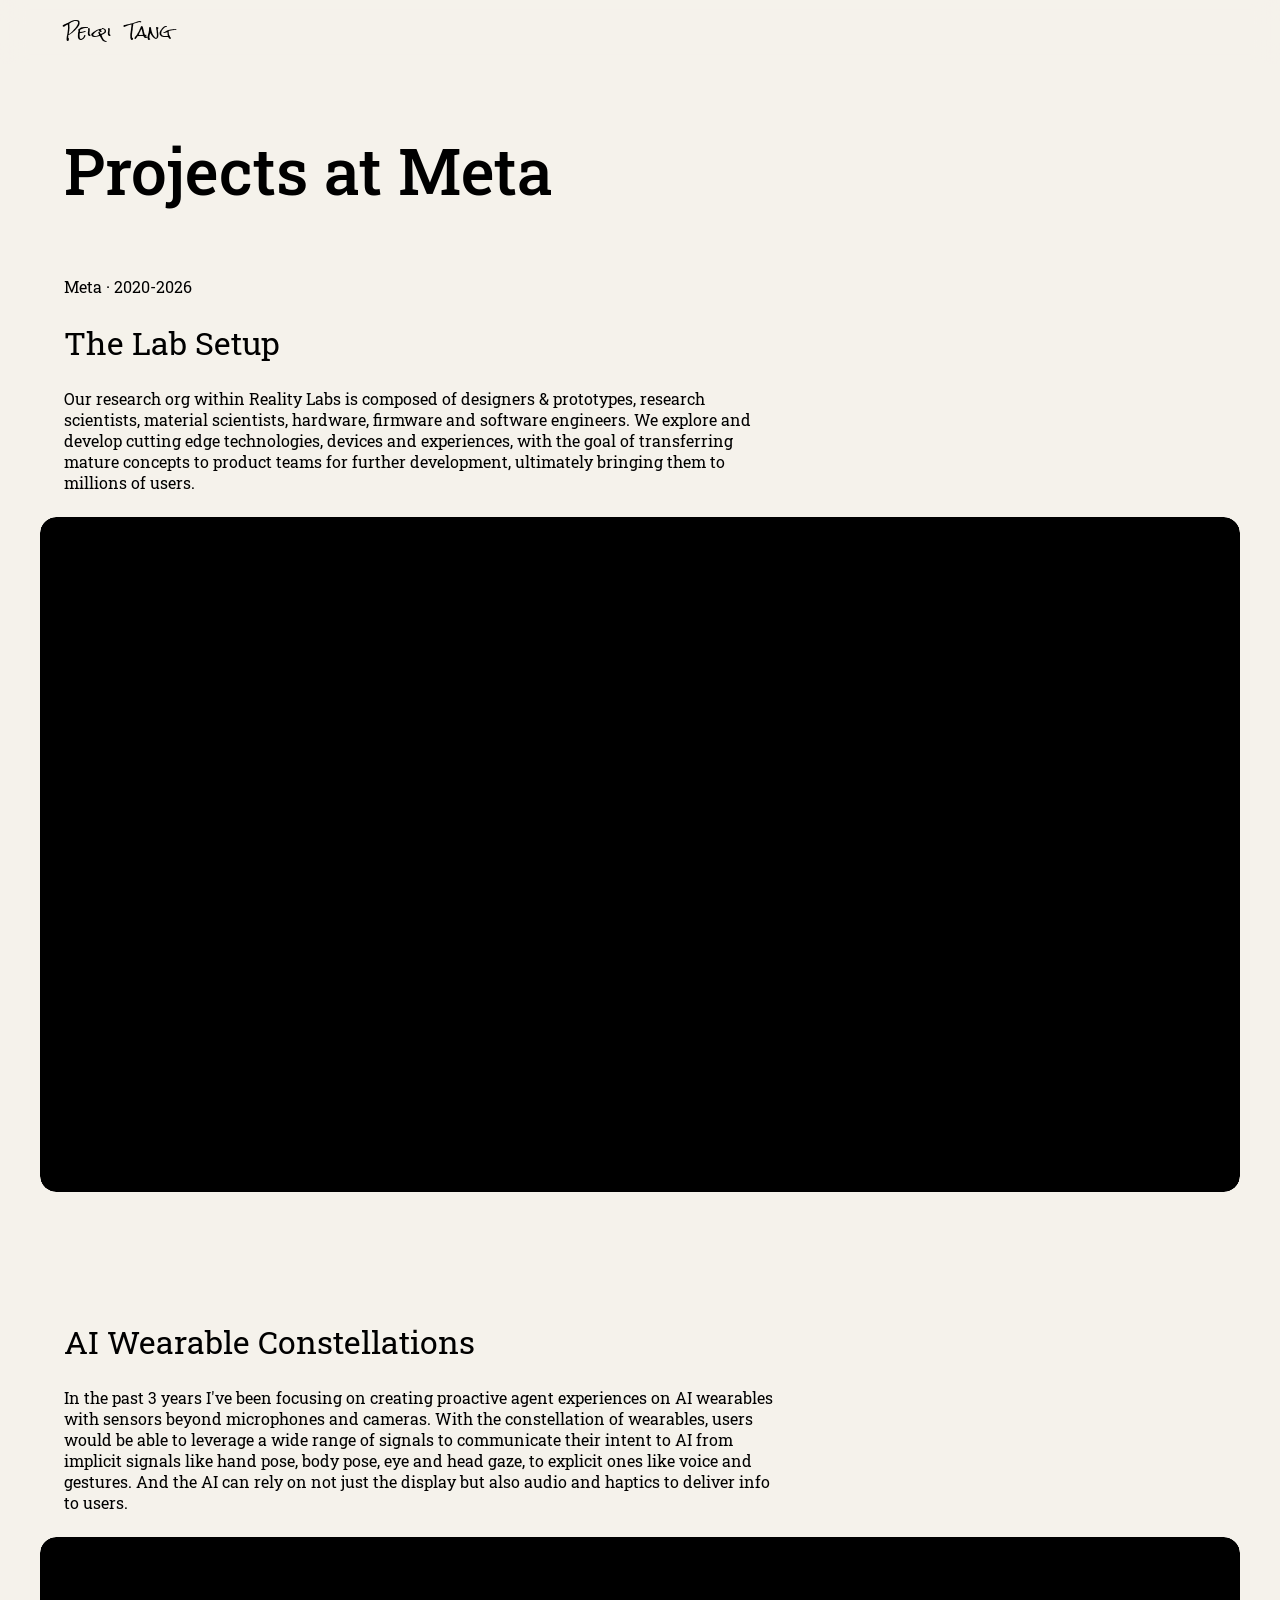
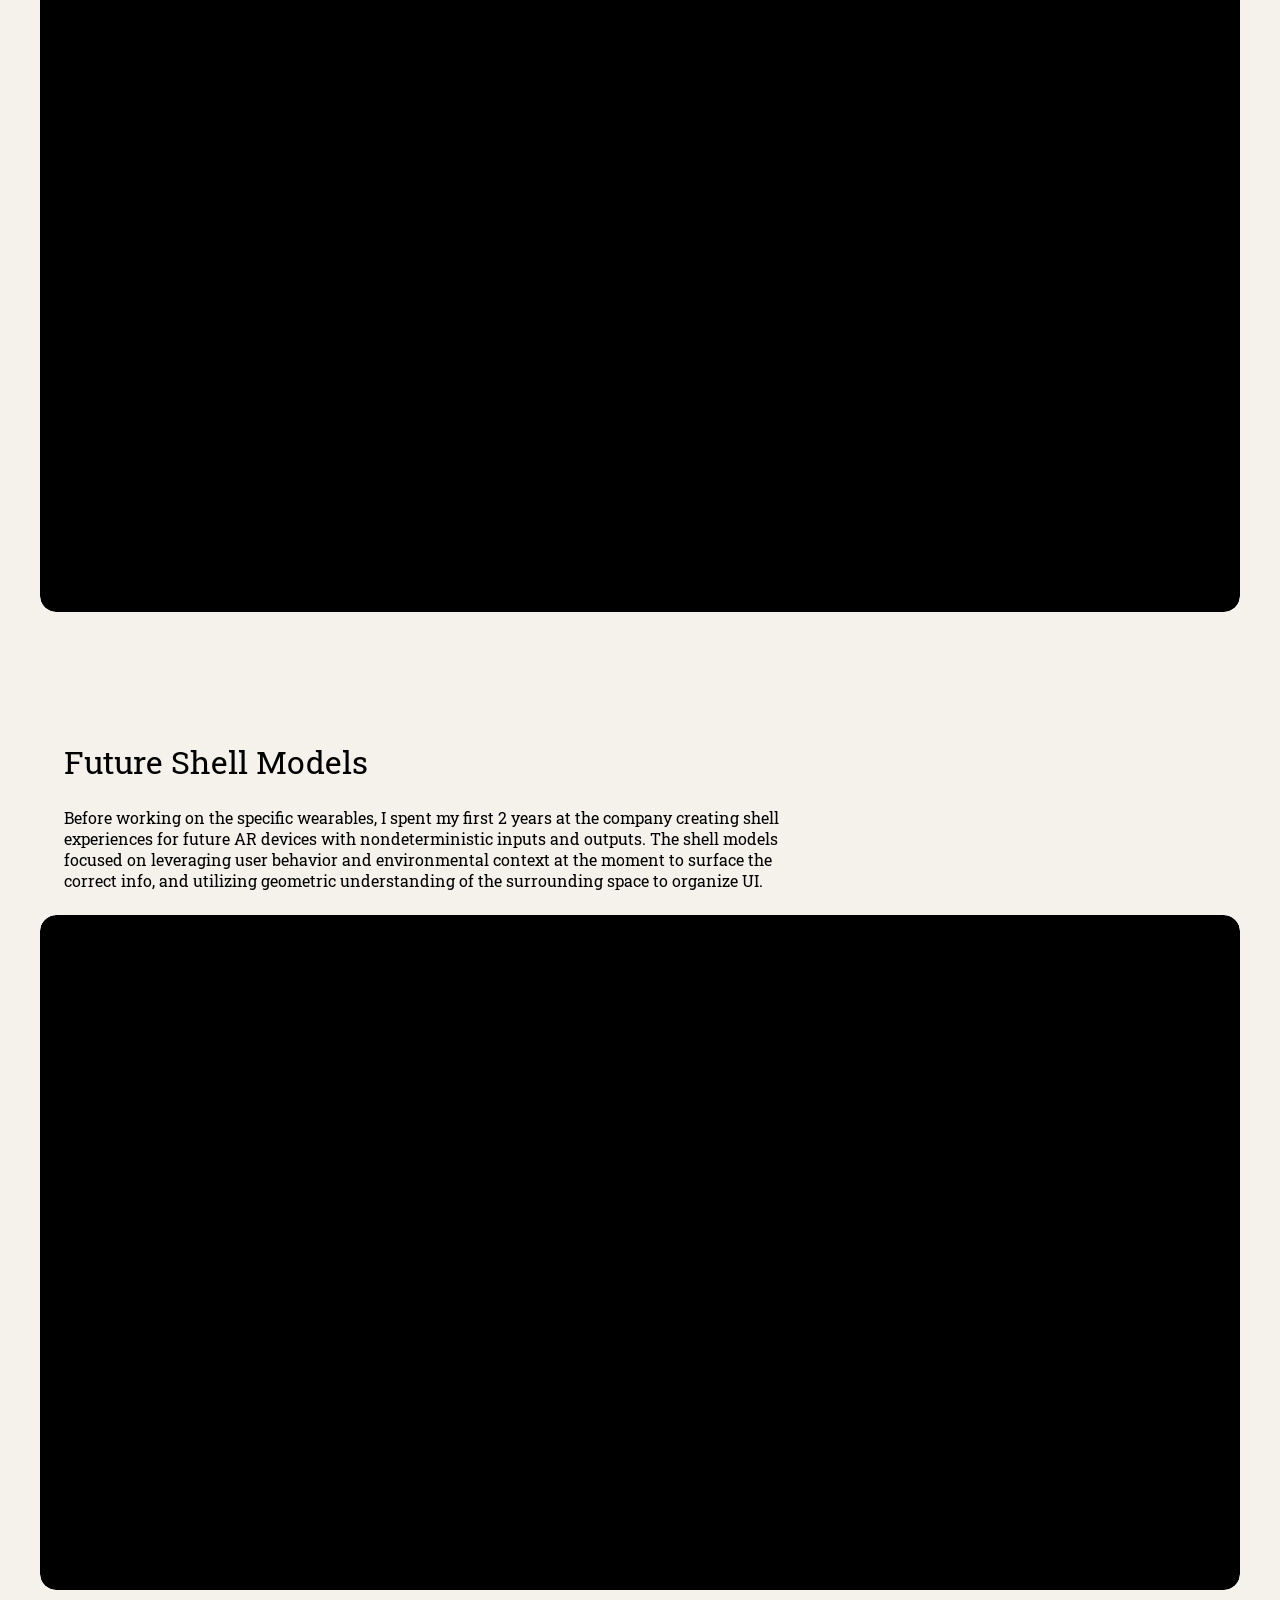
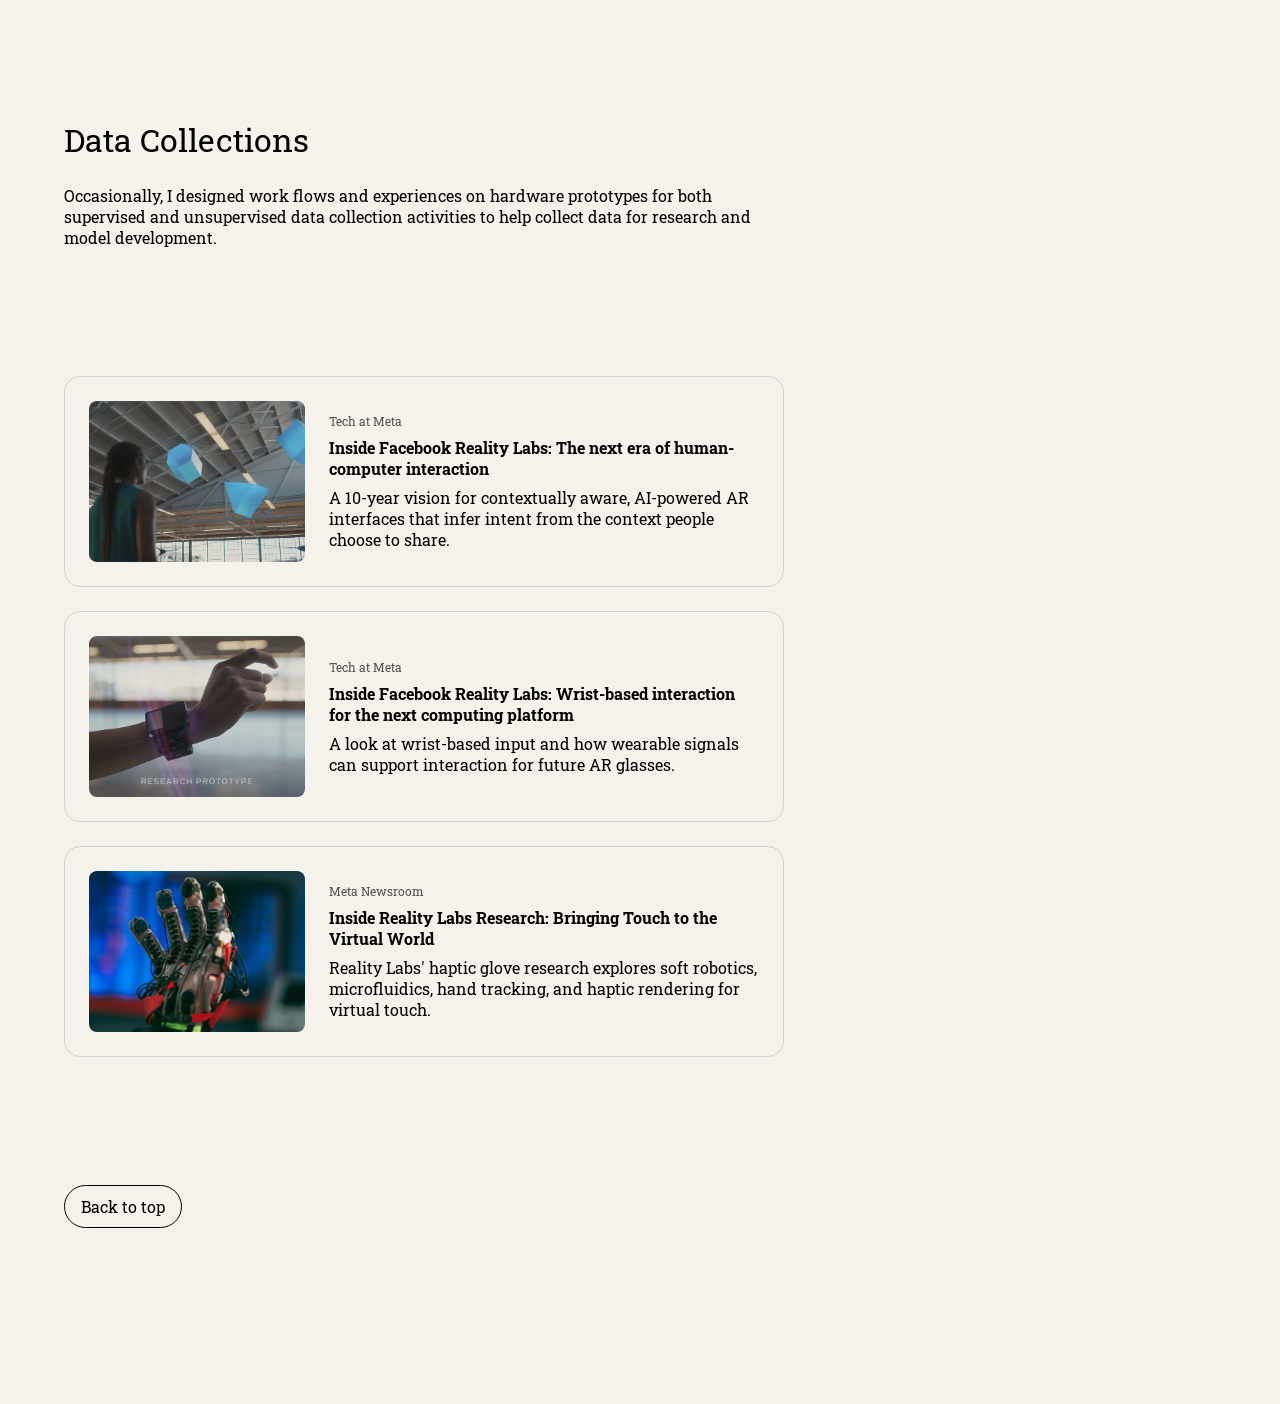
<file: project-at-meta.html>
<!DOCTYPE html>
<html lang="en">
<head>
  <meta charset="UTF-8">
  <meta name="viewport" content="width=device-width, initial-scale=1.0">
  <title>Projects at Meta - Peiqi Tang</title>
  <link rel="preconnect" href="https://fonts.googleapis.com">
  <link rel="preconnect" href="https://fonts.gstatic.com" crossorigin>
  <link href="https://fonts.googleapis.com/css2?family=Roboto+Slab:wght@400;500;700&family=Rock+Salt&display=swap" rel="stylesheet">
  <link rel="stylesheet" href="styles.css?v=202608111230">
</head>
<body id="top">
  <header class="project-nav" aria-label="Portfolio navigation" data-current-project="Projects at Meta">
    <div class="project-nav__bar">
      <a class="project-nav__brand" href="index.html">Peiqi&nbsp;&nbsp;Tang</a>
      <div class="project-nav__crumb" aria-hidden="true">
        <span class="project-nav__separator"></span>
        <span class="project-nav__current">Projects at Meta</span>
      </div>
      <button class="project-nav__toggle" type="button" aria-label="Open project menu" aria-expanded="false" aria-controls="project-menu">
        <span class="project-nav__toggle-icon" aria-hidden="true"></span>
      </button>
    </div>
    <nav id="project-menu" class="project-nav__menu" aria-label="Projects">
      <a class="project-nav__item" href="gen-ui-on-watch.html">Gen Watch Face</a>
      <a class="project-nav__item" href="babycare.html">BabyCare</a>
      <a class="project-nav__item" href="living-with-personal-agents.html">Living with Agents</a>
      <a class="project-nav__item" href="os-for-agents.html">OS for Agents</a>
      <span class="project-nav__item" aria-current="page">Projects at Meta</span>
      <a class="project-nav__item" href="fireflies.html">Fireflies</a>
      <a class="project-nav__item" href="amazon-lens.html">Amazon Lens</a>
    </nav>
  </header>

  <main class="project-page">
    <div class="project-container">
      <h1 class="project-title">Projects at Meta</h1>

      <section class="project-section project-section--first" aria-labelledby="lab-setup-title">
        <div class="project-copy">
          <p>Meta · 2020-2026</p>
        </div>

        <h2 id="lab-setup-title" class="project-section__title">The Lab Setup</h2>

        <div class="project-copy">
          <p>Our research org within Reality Labs is composed of designers &amp; prototypes, research scientists, material scientists, hardware, firmware and software engineers. We explore and develop cutting edge technologies, devices and experiences, with the goal of transferring mature concepts to product teams for further development, ultimately bringing them to millions of users.</p>
        </div>

        <figure class="project-media project-media--full project-media--video project-media--rounded project-media--after-copy project-media--autoplay">
          <iframe
            width="1152"
            height="648"
            data-video-id="GakDa7IQt5o"
            data-video-token="OqsGXJYt83famSI7"
            title="Inside Reality Labs video"
            allow="accelerometer; autoplay; clipboard-write; encrypted-media; gyroscope; picture-in-picture; web-share"
            referrerpolicy="strict-origin-when-cross-origin"
            allowfullscreen></iframe>
        </figure>
      </section>

      <section class="project-section" aria-labelledby="wearable-constellations-title">
        <h2 id="wearable-constellations-title" class="project-section__title">AI Wearable Constellations</h2>

        <div class="project-copy">
          <p>In the past 3 years I've been focusing on creating proactive agent experiences on AI wearables with sensors beyond microphones and cameras. With the constellation of wearables, users would be able to leverage a wide range of signals to communicate their intent to AI from implicit signals like hand pose, body pose, eye and head gaze, to explicit ones like voice and gestures. And the AI can rely on not just the display but also audio and haptics to deliver info to users.</p>
        </div>

        <figure class="project-media project-media--full project-media--video project-media--rounded project-media--after-copy project-media--autoplay">
          <iframe
            width="1152"
            height="648"
            data-video-id="_4nN-3oQdKc"
            title="AI wearable constellations video"
            allow="accelerometer; autoplay; clipboard-write; encrypted-media; gyroscope; picture-in-picture; web-share"
            referrerpolicy="strict-origin-when-cross-origin"
            allowfullscreen></iframe>
        </figure>
      </section>

      <section class="project-section" aria-labelledby="future-shell-models-title">
        <h2 id="future-shell-models-title" class="project-section__title">Future Shell Models</h2>

        <div class="project-copy">
          <p>Before working on the specific wearables, I spent my first 2 years at the company creating shell experiences for future AR devices with nondeterministic inputs and outputs. The shell models focused on leveraging user behavior and environmental context at the moment to surface the correct info, and utilizing geometric understanding of the surrounding space to organize UI.</p>
        </div>

        <figure class="project-media project-media--full project-media--video project-media--rounded project-media--after-copy project-media--autoplay">
          <iframe
            width="1152"
            height="648"
            data-video-id="mcDo1wAcaR8"
            title="Future shell models video"
            allow="accelerometer; autoplay; clipboard-write; encrypted-media; gyroscope; picture-in-picture; web-share"
            referrerpolicy="strict-origin-when-cross-origin"
            allowfullscreen></iframe>
        </figure>
      </section>

      <section class="project-section" aria-labelledby="data-collections-title">
        <h2 id="data-collections-title" class="project-section__title">Data Collections</h2>

        <div class="project-copy">
          <p>Occasionally, I designed work flows and experiences on hardware prototypes for both supervised and unsupervised data collection activities to help collect data for research and model development.</p>
        </div>

        <div class="project-bookmarks project-bookmarks--section-spaced" aria-label="Related Meta research links">
          <a class="project-bookmark" href="https://tech.facebook.com/reality-labs/2021/3/inside-facebook-reality-labs-the-next-era-of-human-computer-interaction/" target="_blank" rel="noopener noreferrer">
            <img class="project-bookmark__image" src="assets/Projects at Meta/Bookmarks/hci.png" width="604" height="451" alt="">
            <span class="project-bookmark__body">
              <span class="project-bookmark__site">Tech at Meta</span>
              <span class="project-bookmark__title">Inside Facebook Reality Labs: The next era of human-computer interaction</span>
              <span class="project-bookmark__description">A 10-year vision for contextually aware, AI-powered AR interfaces that infer intent from the context people choose to share.</span>
            </span>
          </a>

          <a class="project-bookmark" href="https://tech.facebook.com/reality-labs/2021/3/inside-facebook-reality-labs-wrist-based-interaction-for-the-next-computing-platform/" target="_blank" rel="noopener noreferrer">
            <img class="project-bookmark__image" src="assets/Projects at Meta/Bookmarks/wrist-interaction.png" width="604" height="451" alt="">
            <span class="project-bookmark__body">
              <span class="project-bookmark__site">Tech at Meta</span>
              <span class="project-bookmark__title">Inside Facebook Reality Labs: Wrist-based interaction for the next computing platform</span>
              <span class="project-bookmark__description">A look at wrist-based input and how wearable signals can support interaction for future AR glasses.</span>
            </span>
          </a>

          <a class="project-bookmark" href="https://about.fb.com/news/2021/11/reality-labs-haptic-gloves-research/" target="_blank" rel="noopener noreferrer">
            <img class="project-bookmark__image" src="assets/Projects at Meta/Bookmarks/haptic-gloves.jpg" width="1200" height="675" alt="">
            <span class="project-bookmark__body">
              <span class="project-bookmark__site">Meta Newsroom</span>
              <span class="project-bookmark__title">Inside Reality Labs Research: Bringing Touch to the Virtual World</span>
              <span class="project-bookmark__description">Reality Labs' haptic glove research explores soft robotics, microfluidics, hand tracking, and haptic rendering for virtual touch.</span>
            </span>
          </a>
        </div>
      </section>

      <a class="button back-to-top" href="#top">Back to top</a>
    </div>
  </main>
  <script>
    const projectNav = document.querySelector(".project-nav");
    const navToggle = document.querySelector(".project-nav__toggle");
    const projectTitle = document.querySelector(".project-title");

    const syncProjectNav = () => {
      if (!projectNav || !projectTitle) {
        return;
      }

      projectNav.classList.toggle("project-nav--scrolled", projectTitle.getBoundingClientRect().bottom <= 0);
    };

    navToggle?.addEventListener("click", () => {
      const isOpen = projectNav.classList.toggle("project-nav--open");
      navToggle.setAttribute("aria-expanded", String(isOpen));
      navToggle.setAttribute("aria-label", isOpen ? "Close project menu" : "Open project menu");
    });

    window.addEventListener("scroll", syncProjectNav, { passive: true });
    window.addEventListener("resize", syncProjectNav);
    syncProjectNav();

    const metaAutoplayVideoFrames = document.querySelectorAll(".project-media--autoplay iframe");

    const sendYouTubeCommand = (iframe, func) => {
      iframe.contentWindow?.postMessage(JSON.stringify({
        event: "command",
        func,
        args: []
      }), "https://www.youtube.com");
    };

    const setAutoplayVideoSource = (iframe) => {
      const videoId = iframe.dataset.videoId;

      if (!videoId) {
        return;
      }

      const params = new URLSearchParams({
        enablejsapi: "1",
        loop: "1",
        mute: "1",
        playlist: videoId,
        playsinline: "1",
        rel: "0"
      });

      if (iframe.dataset.videoToken) {
        params.set("si", iframe.dataset.videoToken);
      }

      if (window.location.origin !== "null") {
        params.set("origin", window.location.origin);
      }

      iframe.src = `https://www.youtube.com/embed/${videoId}?${params.toString()}`;
    };

    const updateAutoplayVideos = () => {
      metaAutoplayVideoFrames.forEach((iframe) => {
        const media = iframe.closest(".project-media--autoplay");

        if (!media) {
          return;
        }

        const rect = media.getBoundingClientRect();
        const shouldPlay = rect.top <= window.innerHeight && rect.bottom > 0;
        const nextState = shouldPlay ? "playing" : "paused";

        if (iframe.dataset.autoplayState === nextState) {
          return;
        }

        iframe.dataset.autoplayState = nextState;

        if (shouldPlay) {
          sendYouTubeCommand(iframe, "mute");
          sendYouTubeCommand(iframe, "playVideo");
        } else {
          sendYouTubeCommand(iframe, "pauseVideo");
        }
      });
    };

    metaAutoplayVideoFrames.forEach((iframe) => {
      setAutoplayVideoSource(iframe);
      iframe.addEventListener("load", () => {
        iframe.dataset.autoplayState = "";
        updateAutoplayVideos();
      });
    });

    if (metaAutoplayVideoFrames.length) {
      window.addEventListener("scroll", updateAutoplayVideos, { passive: true });
      window.addEventListener("resize", updateAutoplayVideos);
      window.addEventListener("load", updateAutoplayVideos);
      updateAutoplayVideos();
    }
  </script>
</body>
</html>
</file>
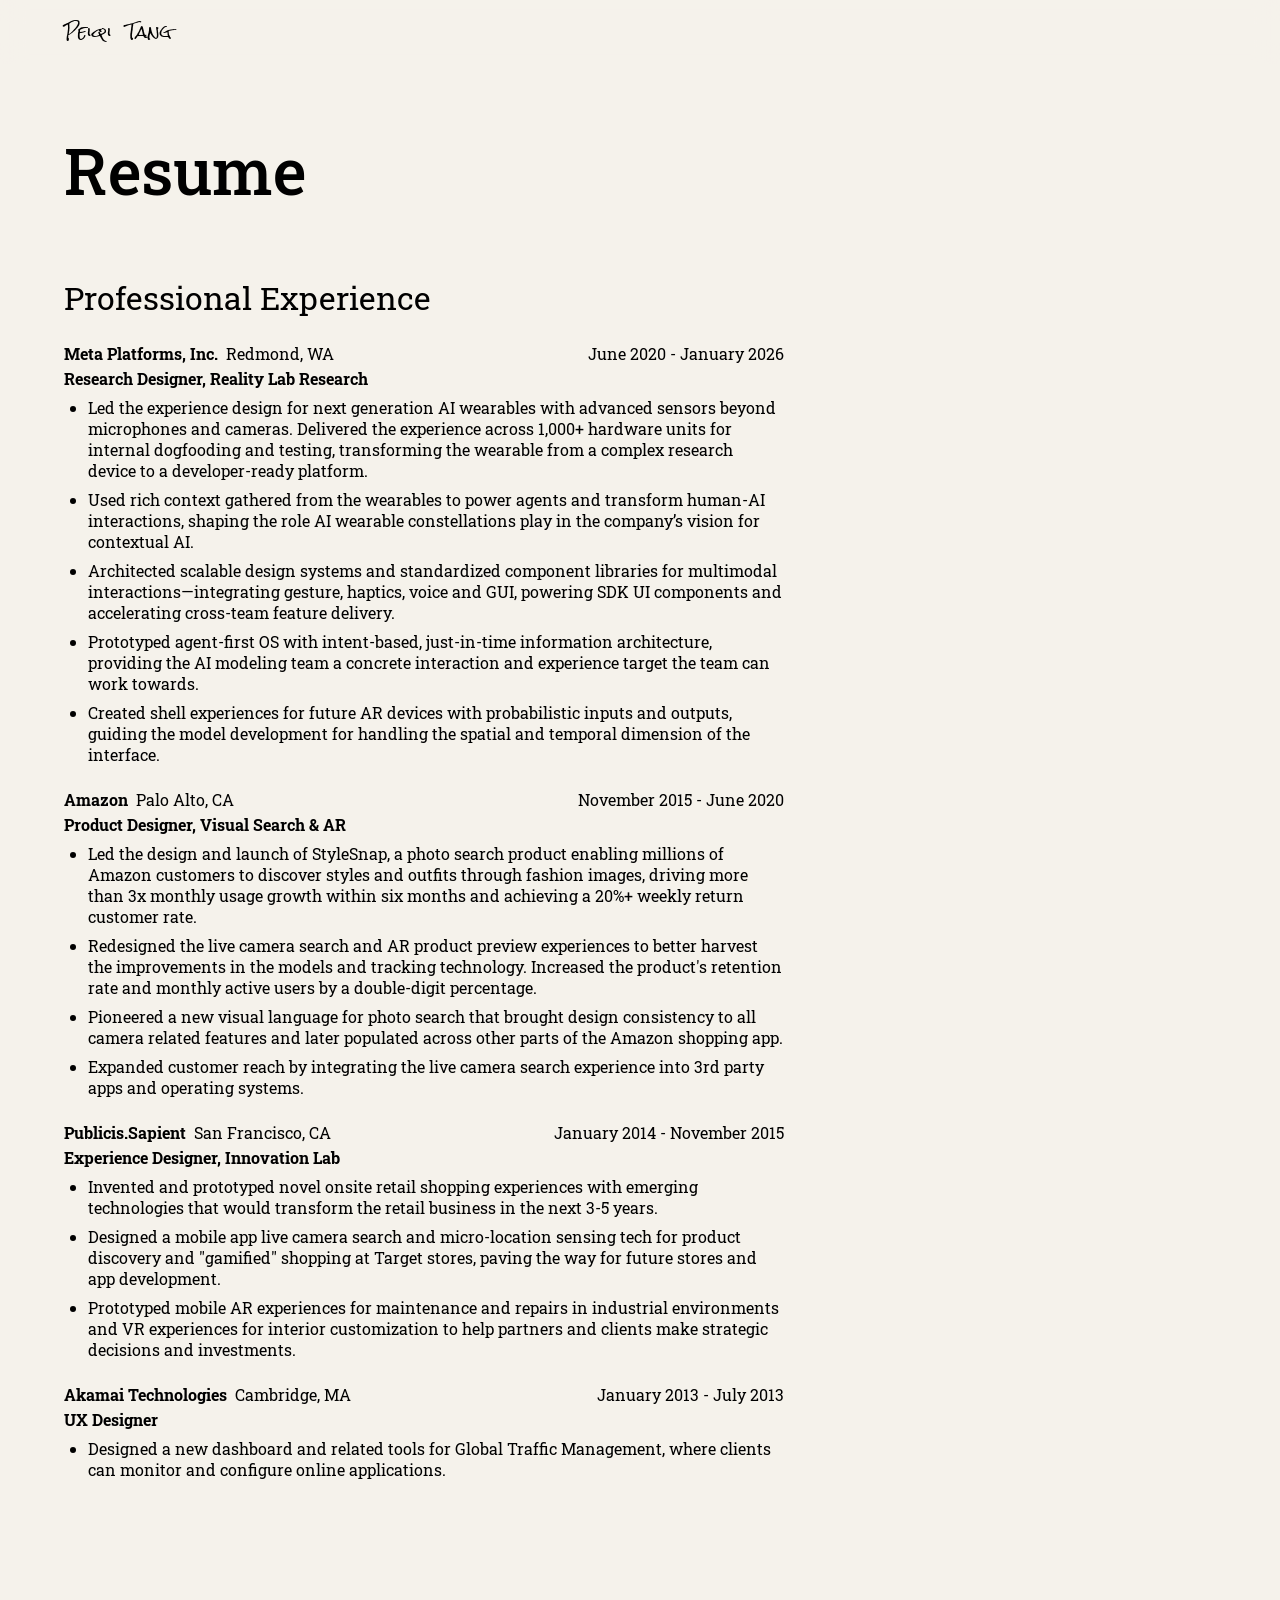
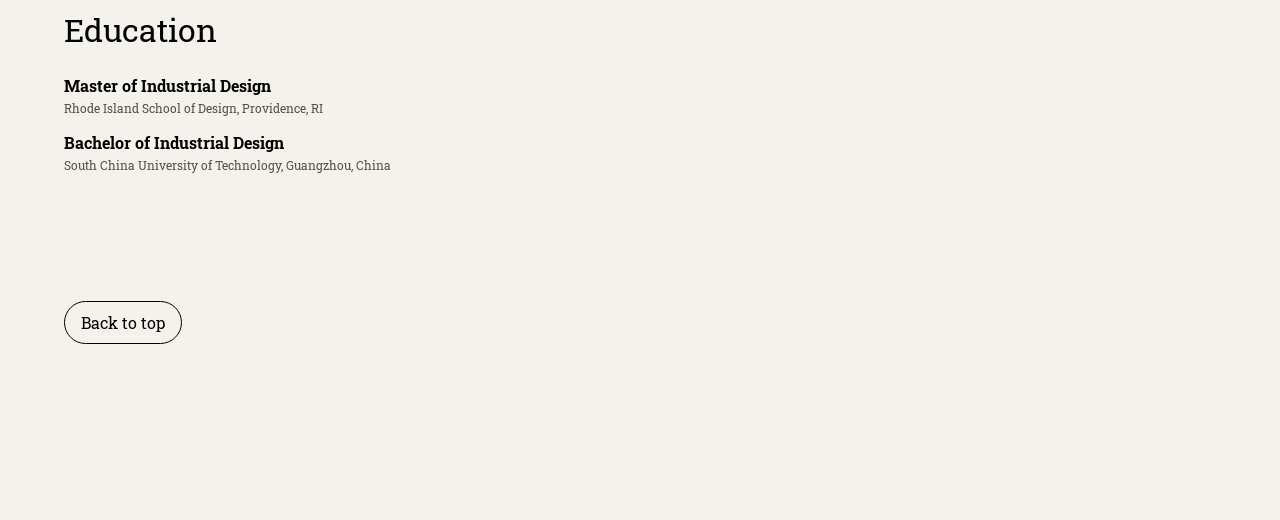
<file: resume.html>
<!DOCTYPE html>
<html lang="en">
<head>
  <meta charset="UTF-8">
  <meta name="viewport" content="width=device-width, initial-scale=1.0">
  <title>Resume - Peiqi Tang</title>
  <link rel="preconnect" href="https://fonts.googleapis.com">
  <link rel="preconnect" href="https://fonts.gstatic.com" crossorigin>
  <link href="https://fonts.googleapis.com/css2?family=Roboto+Slab:wght@400;500;700&family=Rock+Salt&display=swap" rel="stylesheet">
  <link rel="stylesheet" href="styles.css?v=20261117">
</head>
<body id="top">
  <header class="project-nav" aria-label="Portfolio navigation" data-current-project="Resume">
    <div class="project-nav__bar">
      <a class="project-nav__brand" href="index.html">Peiqi&nbsp;&nbsp;Tang</a>
      <div class="project-nav__crumb" aria-hidden="true">
        <span class="project-nav__separator"></span>
        <span class="project-nav__current">Resume</span>
      </div>
      <button class="project-nav__toggle" type="button" aria-label="Open project menu" aria-expanded="false" aria-controls="project-menu">
        <span class="project-nav__toggle-icon" aria-hidden="true"></span>
      </button>
    </div>
    <nav id="project-menu" class="project-nav__menu" aria-label="Projects">
      <a class="project-nav__item" href="gen-ui-on-watch.html">Gen Watch Face</a>
      <a class="project-nav__item" href="babycare.html">BabyCare</a>
      <a class="project-nav__item" href="living-with-personal-agents.html">Living with Agents</a>
      <a class="project-nav__item" href="os-for-agents.html">OS for Agents</a>
      <a class="project-nav__item" href="project-at-meta.html">Projects at Meta</a>
      <a class="project-nav__item" href="fireflies.html">Fireflies</a>
      <a class="project-nav__item" href="amazon-lens.html">Amazon Lens</a>
    </nav>
  </header>

  <main class="project-page">
    <div class="project-container">
      <h1 class="project-title">Resume</h1>

      <div class="resume-content">
        <section class="resume-section" aria-labelledby="experience-title">
          <h2 id="experience-title" class="resume-section__title">Professional Experience</h2>

          <article class="resume-entry">
            <header class="resume-entry__header">
              <div class="resume-entry__meta">
                <h3 class="resume-entry__organization">Meta Platforms, Inc.</h3>
                <p class="resume-entry__location">Redmond, WA</p>
                <p class="resume-entry__date">June 2020 - January 2026</p>
              </div>
              <p class="resume-entry__role">Research Designer, Reality Lab Research</p>
            </header>
            <ul>
              <li>Led the experience design for next generation AI wearables with advanced sensors beyond microphones and cameras. Delivered the experience across 1,000+ hardware units for internal dogfooding and testing, transforming the wearable from a complex research device to a developer-ready platform.</li>
              <li>Used rich context gathered from the wearables to power agents and transform human-AI interactions, shaping the role AI wearable constellations play in the company’s vision for contextual AI.</li>
              <li>Architected scalable design systems and standardized component libraries for multimodal interactions—integrating gesture, haptics, voice and GUI, powering SDK UI components and accelerating cross-team feature delivery.</li>
              <li>Prototyped agent-first OS with intent-based, just-in-time information architecture, providing the AI modeling team a concrete interaction and experience target the team can work towards.</li>
              <li>Created shell experiences for future AR devices with probabilistic inputs and outputs, guiding the model development for handling the spatial and temporal dimension of the interface.</li>
            </ul>
          </article>

          <article class="resume-entry">
            <header class="resume-entry__header">
              <div class="resume-entry__meta">
                <h3 class="resume-entry__organization">Amazon</h3>
                <p class="resume-entry__location">Palo Alto, CA</p>
                <p class="resume-entry__date">November 2015 - June 2020</p>
              </div>
              <p class="resume-entry__role">Product Designer, Visual Search &amp; AR</p>
            </header>
            <ul>
              <li>Led the design and launch of StyleSnap, a photo search product enabling millions of Amazon customers to discover styles and outfits through fashion images, driving more than 3x monthly usage growth within six months and achieving a 20%+ weekly return customer rate.</li>
              <li>Redesigned the live camera search and AR product preview experiences to better harvest the improvements in the models and tracking technology. Increased the product's retention rate and monthly active users by a double-digit percentage.</li>
              <li>Pioneered a new visual language for photo search that brought design consistency to all camera related features and later populated across other parts of the Amazon shopping app.</li>
              <li>Expanded customer reach by integrating the live camera search experience into 3rd party apps and operating systems.</li>
            </ul>
          </article>

          <article class="resume-entry">
            <header class="resume-entry__header">
              <div class="resume-entry__meta">
                <h3 class="resume-entry__organization">Publicis.Sapient</h3>
                <p class="resume-entry__location">San Francisco, CA</p>
                <p class="resume-entry__date">January 2014 - November 2015</p>
              </div>
              <p class="resume-entry__role">Experience Designer, Innovation Lab</p>
            </header>
            <ul>
              <li>Invented and prototyped novel onsite retail shopping experiences with emerging technologies that would transform the retail business in the next 3-5 years.</li>
              <li>Designed a mobile app live camera search and micro-location sensing tech for product discovery and "gamified" shopping at Target stores, paving the way for future stores and app development.</li>
              <li>Prototyped mobile AR experiences for maintenance and repairs in industrial environments and VR experiences for interior customization to help partners and clients make strategic decisions and investments.</li>
            </ul>
          </article>

          <article class="resume-entry">
            <header class="resume-entry__header">
              <div class="resume-entry__meta">
                <h3 class="resume-entry__organization">Akamai Technologies</h3>
                <p class="resume-entry__location">Cambridge, MA</p>
                <p class="resume-entry__date">January 2013 - July 2013</p>
              </div>
              <p class="resume-entry__role">UX Designer</p>
            </header>
            <ul>
              <li>Designed a new dashboard and related tools for Global Traffic Management, where clients can monitor and configure online applications.</li>
            </ul>
          </article>
        </section>

        <section class="resume-section" aria-labelledby="education-title">
          <h2 id="education-title" class="resume-section__title">Education</h2>
          <div class="resume-education">
            <h3 class="resume-education__degree">Master of Industrial Design</h3>
            <p class="resume-education__school">Rhode Island School of Design, Providence, RI</p>
          </div>
          <div class="resume-education">
            <h3 class="resume-education__degree">Bachelor of Industrial Design</h3>
            <p class="resume-education__school">South China University of Technology, Guangzhou, China</p>
          </div>
        </section>
      </div>

      <a class="button back-to-top" href="#top">Back to top</a>
    </div>
  </main>
  <script>
    const projectNav = document.querySelector(".project-nav");
    const navToggle = document.querySelector(".project-nav__toggle");
    const projectTitle = document.querySelector(".project-title");

    const syncProjectNav = () => {
      if (!projectNav || !projectTitle) {
        return;
      }

      projectNav.classList.toggle("project-nav--scrolled", projectTitle.getBoundingClientRect().bottom <= 0);
    };

    navToggle?.addEventListener("click", () => {
      const isOpen = projectNav.classList.toggle("project-nav--open");
      navToggle.setAttribute("aria-expanded", String(isOpen));
      navToggle.setAttribute("aria-label", isOpen ? "Close project menu" : "Open project menu");
    });

    window.addEventListener("scroll", syncProjectNav, { passive: true });
    window.addEventListener("resize", syncProjectNav);
    syncProjectNav();
  </script>
</body>
</html>
</file>
<file: styles.css>
html {
  scroll-behavior: smooth;
}

:root {
  --font-family-body: "Roboto Slab", serif;
  --font-family-site-name: "Rock Salt", cursive;
  --font-site-name-size: 64px;
  --font-site-name-weight: 400;
  --font-header-1-size: 64px;
  --font-header-1-weight: 500;
  --font-header-2-size: 48px;
  --font-header-2-weight: 400;
  --font-header-3-size: 32px;
  --font-header-3-weight: 400;
  --font-card-body-size: 24px;
  --font-card-body-weight: 400;
  --font-card-body-mobile-size: 20px;
  --font-body-size: 16px;
  --font-body-weight: 400;
  --font-body-emphasis-size: 16px;
  --font-body-emphasis-weight: 700;
  --font-support-size: 12px;
  --font-support-weight: 400;
  --font-button-size: var(--font-body-size);
  --font-button-weight: 400;
  --font-line-height-normal: normal;
  --font-line-height-table: 1.3;
  --font-letter-spacing: 0;
  --space-section: 128px;
  --color-text-primary: #000;
  --color-text-support: #505050;
}

*,
*::before,
*::after {
  box-sizing: border-box;
}

body {
  margin: 0;
  background: #f5f2eb;
  color: var(--color-text-primary);
  font-family: var(--font-family-body);
  font-size: var(--font-body-size);
  line-height: var(--font-line-height-normal);
}

a {
  color: inherit;
}

img {
  display: block;
  max-width: 100%;
}

.home {
  width: 100%;
  max-width: 1200px;
  margin: 0 auto;
  padding: 64px 0 176px;
}

.hero {
  margin-bottom: var(--space-section);
}

.site-title {
  margin: 0 24px 65px;
  font-family: var(--font-family-site-name);
  font-size: var(--font-site-name-size);
  font-weight: var(--font-site-name-weight);
  line-height: var(--font-line-height-normal);
  letter-spacing: var(--font-letter-spacing);
}

.intro {
  width: 100%;
  margin: 0 24px;
  display: flex;
  flex-direction: column;
  align-items: flex-start;
  justify-content: flex-end;
  gap: 48px;
}

.intro__text {
  width: 100%;
  max-width: 1152px;
  display: flex;
  flex-direction: column;
  gap: 24px;
  font-size: var(--font-header-2-size);
  font-weight: var(--font-header-2-weight);
  line-height: var(--font-line-height-normal);
  letter-spacing: var(--font-letter-spacing);
}

.intro__headline {
  width: 100%;
  margin: 0;
  font-size: inherit;
  font-weight: inherit;
  line-height: inherit;
  letter-spacing: inherit;
}

.intro__statement {
  width: 100%;
  margin: 0;
  font-size: inherit;
  font-weight: inherit;
  line-height: inherit;
  letter-spacing: inherit;
}

.intro__actions {
  display: flex;
  flex-wrap: wrap;
  gap: 24px;
  align-items: center;
}

.button {
  display: inline-flex;
  align-items: center;
  justify-content: center;
  width: fit-content;
  min-height: 38px;
  padding: 10px 16px;
  border: 1px solid #000;
  border-radius: 80px;
  background: transparent;
  color: var(--color-text-primary);
  font-size: var(--font-button-size);
  font-weight: var(--font-button-weight);
  line-height: var(--font-line-height-normal);
  letter-spacing: var(--font-letter-spacing);
  text-align: center;
  text-decoration: none;
  transition: background-color 160ms ease, border-color 160ms ease, box-shadow 160ms ease;
}

.button:hover,
.button:focus-visible {
  border-color: transparent;
  background: #fff;
  box-shadow: 0 0 8px rgba(0, 0, 0, 0.25);
  outline: none;
}

.projects {
  margin-bottom: var(--space-section);
}

.projects__grid {
  display: grid;
  grid-template-columns: repeat(2, minmax(0, 1fr));
  gap: 24px;
}

@media (min-width: 1025px) and (max-width: 1200px) {
  .projects__grid {
    padding-right: 24px;
    padding-left: 24px;
  }

}

@media (min-width: 1025px) {
  .projects__grid {
    gap: 48px;
  }
}

.project-card {
  --spotlight-x: 50%;
  --spotlight-y: 50%;
  position: relative;
  height: 600px;
  display: flex;
  flex-direction: column;
  justify-content: flex-start;
  overflow: hidden;
  border: 1px solid #ccc;
  border-radius: 36px;
  color: var(--color-text-primary);
  text-decoration: none;
  isolation: isolate;
  transition: border-color 160ms ease, box-shadow 160ms ease;
}

@media (min-width: 1025px) {
  .project-card {
    height: 800px;
  }
}

.project-card:not(.project-card--coming-soon)::before,
.project-card:not(.project-card--coming-soon)::after {
  content: "";
  position: absolute;
  left: var(--spotlight-x);
  top: var(--spotlight-y);
  width: 648px;
  height: 648px;
  pointer-events: none;
  background-image: url("assets/Home Page/Spotlight.png");
  background-repeat: no-repeat;
  background-size: 100% 100%;
  opacity: 0;
  transform: translate(-50%, -50%);
  transition: opacity 180ms ease;
}

.project-card:not(.project-card--coming-soon)::before {
  z-index: 0;
}

.project-card:not(.project-card--coming-soon)::after {
  z-index: 3;
}

.project-card:not(.project-card--coming-soon):hover,
.project-card:not(.project-card--coming-soon):focus-visible {
  border-color: transparent;
  box-shadow: 0 0 8px rgba(0, 0, 0, 0.25);
  outline: none;
}

.project-card:not(.project-card--coming-soon):hover::before,
.project-card:not(.project-card--coming-soon):focus-visible::before {
  opacity: 1;
}

.project-card:not(.project-card--coming-soon):hover::after,
.project-card:not(.project-card--coming-soon):focus-visible::after {
  opacity: 0.4;
}

.project-card__text {
  position: relative;
  z-index: 1;
  width: 100%;
  flex: 0 0 auto;
  display: flex;
  flex-direction: column;
  gap: 16px;
  padding: 24px 24px 0;
  margin-bottom: 0;
}

.project-card__text h2 {
  margin: 0;
  font-size: var(--font-header-3-size);
  font-weight: var(--font-header-3-weight);
  line-height: var(--font-line-height-normal);
  letter-spacing: var(--font-letter-spacing);
}

.project-card__text p {
  margin: 0;
  font-size: var(--font-card-body-size);
  font-weight: var(--font-card-body-weight);
  line-height: var(--font-line-height-normal);
  letter-spacing: var(--font-letter-spacing);
}

.project-card__text .project-card__meta {
  align-self: flex-start;
  font-size: var(--font-body-size);
  font-weight: var(--font-body-weight);
  line-height: 1.4;
  text-align: left;
}

.project-card__visual {
  position: relative;
  z-index: 1;
  width: 100%;
  margin-top: 0;
  min-height: 0;
  flex: 1 1 0;
  display: flex;
  align-items: center;
  justify-content: center;
  overflow: hidden;
}

.project-card__visual img {
  height: 100%;
  width: auto;
  max-width: none;
}

.project-card__visual--fill-width {
  align-items: flex-start;
}

.project-card__visual--fill-width img {
  width: 100%;
  height: auto;
  max-width: 100%;
}

.project-card__visual--placeholder {
  background: #d9d9d9;
}

.back-to-top {
  display: flex;
  margin: 0 auto;
}

.project-page .back-to-top {
  margin: var(--space-section) 0 0;
}

.project-nav {
  position: sticky;
  top: 0;
  z-index: 10;
  width: 100%;
  min-height: 64px;
  background: rgba(245, 242, 235, 0.8);
  -webkit-backdrop-filter: blur(12px);
  backdrop-filter: blur(12px);
  transition: border-color 160ms ease;
}

.project-nav--scrolled,
.project-nav:focus-within,
.project-nav:hover {
  border-bottom: 1px solid #ccc;
}

.project-nav__bar {
  width: 100%;
  max-width: 1200px;
  min-height: 64px;
  margin: 0 auto;
  padding-right: 24px;
  padding-left: 24px;
  display: flex;
  align-items: center;
  gap: 16px;
}

.project-container {
  width: 100%;
  max-width: 1200px;
  margin: 0 auto;
  padding-right: 24px;
  padding-left: 24px;
}

.project-nav__brand {
  font-family: var(--font-family-site-name);
  font-size: var(--font-body-size);
  font-weight: var(--font-site-name-weight);
  line-height: var(--font-line-height-normal);
  letter-spacing: var(--font-letter-spacing);
  text-decoration: none;
  white-space: nowrap;
}

.project-nav__crumb {
  display: none;
  align-items: center;
  gap: 16px;
}

.project-nav--scrolled:not(:hover):not(:focus-within) .project-nav__crumb {
  display: flex;
}

.project-nav__separator {
  position: relative;
  width: 4px;
  height: 8px;
  flex: 0 0 auto;
}

.project-nav__separator::before,
.project-nav__separator::after {
  content: "";
  position: absolute;
  top: 50%;
  right: 0;
  width: 5px;
  height: 1px;
  background: #000;
  transform-origin: right center;
}

.project-nav__separator::before {
  transform: translateY(-50%) rotate(45deg);
}

.project-nav__separator::after {
  transform: translateY(-50%) rotate(-45deg);
}

.project-nav__current,
.project-nav__item {
  font-size: var(--font-body-size);
  line-height: var(--font-line-height-normal);
  letter-spacing: var(--font-letter-spacing);
}

.project-nav__current {
  font-weight: var(--font-body-emphasis-weight);
  white-space: nowrap;
}

.project-nav__toggle {
  display: none;
  width: 48px;
  height: 48px;
  margin-left: auto;
  padding: 0;
  border: 0;
  background: transparent;
  color: var(--color-text-primary);
  cursor: pointer;
}

.project-nav__toggle-icon {
  position: relative;
  display: block;
  width: 18px;
  height: 12px;
  margin: auto;
  border-top: 2px solid currentColor;
  border-bottom: 2px solid currentColor;
}

.project-nav__toggle-icon::before,
.project-nav__toggle-icon::after {
  content: "";
  position: absolute;
  left: 0;
  width: 18px;
  height: 2px;
  background: currentColor;
  transition: transform 160ms ease, top 160ms ease, opacity 160ms ease;
}

.project-nav__toggle-icon::before {
  top: 3px;
}

.project-nav__toggle-icon::after {
  top: 3px;
  opacity: 0;
}

.project-nav--open .project-nav__toggle-icon {
  border-color: transparent;
}

.project-nav--open .project-nav__toggle-icon::before {
  top: 3px;
  transform: rotate(45deg);
}

.project-nav--open .project-nav__toggle-icon::after {
  top: 3px;
  opacity: 1;
  transform: rotate(-45deg);
}

.project-nav__menu {
  display: grid;
  grid-template-columns: repeat(3, minmax(0, 1fr));
  grid-template-rows: repeat(3, 64px);
  grid-auto-flow: column;
  width: 100%;
  max-width: 1200px;
  max-height: 0;
  margin: 0 auto;
  padding: 0;
  overflow: hidden;
  opacity: 0;
  pointer-events: none;
  transition: max-height 160ms ease, opacity 160ms ease, padding 160ms ease;
}

.project-nav:hover .project-nav__menu,
.project-nav:focus-within .project-nav__menu {
  max-height: 208px;
  padding: 8px 0;
  opacity: 1;
  pointer-events: auto;
}

.project-nav__item {
  min-width: 0;
  min-height: 64px;
  display: flex;
  align-items: center;
  padding-left: 24px;
  color: var(--color-text-primary);
  font-weight: var(--font-body-weight);
  text-decoration: none;
  white-space: nowrap;
  cursor: pointer;
}

a.project-nav__item {
  cursor: pointer;
}

.project-nav__item:hover,
.project-nav__item:focus-visible,
.project-nav__item[aria-current="page"] {
  font-weight: var(--font-body-emphasis-weight);
  outline: none;
}

.project-nav__item[aria-disabled="true"] {
  cursor: pointer;
}

.project-nav__item[aria-current="page"] {
  cursor: default;
}

.project-page {
  padding: 64px 0 176px;
}

.project-title {
  max-width: 920px;
  margin: 0 0 64px;
  font-size: var(--font-header-1-size);
  font-weight: var(--font-header-1-weight);
  line-height: var(--font-line-height-normal);
  letter-spacing: var(--font-letter-spacing);
}

.project-title + .project-meta {
  margin-top: -40px;
}

.project-meta {
  width: 100%;
  max-width: 720px;
  margin: 0;
  color: var(--color-text-primary);
  font-size: var(--font-body-size);
  font-weight: var(--font-body-weight);
  line-height: var(--font-line-height-normal);
  letter-spacing: var(--font-letter-spacing);
}

.project-meta + .project-media {
  margin-top: 24px;
}

.project-section {
  margin-top: var(--space-section);
}

.project-section--first {
  margin-top: 0;
}

.project-section--overview {
  margin-top: 24px;
}

.project-section__title {
  max-width: 720px;
  margin: 0 0 24px;
  font-size: var(--font-header-3-size);
  font-weight: var(--font-header-3-weight);
  line-height: var(--font-line-height-normal);
  letter-spacing: var(--font-letter-spacing);
}

.project-section__actions {
  margin-top: 0;
}

.project-section--overview .project-media--hero + .project-section__title {
  margin-top: 24px;
}

.project-copy {
  width: 100%;
  max-width: 720px;
}

.project-copy p {
  margin: 0 0 16px;
  font-size: var(--font-body-size);
  font-weight: var(--font-body-weight);
  line-height: var(--font-line-height-normal);
  letter-spacing: var(--font-letter-spacing);
}

.project-copy strong {
  font-weight: var(--font-body-emphasis-weight);
}

.project-copy p:last-child {
  margin-bottom: 24px;
}

.project-copy ul {
  margin: 0 0 16px;
  padding-left: 24px;
}

.project-copy li {
  margin: 0;
  font-size: var(--font-body-size);
  font-weight: var(--font-body-weight);
  line-height: var(--font-line-height-normal);
  letter-spacing: var(--font-letter-spacing);
}

.project-copy--after-media {
  margin-top: 24px;
}

.resume-content {
  width: 100%;
  max-width: 720px;
}

.resume-section + .resume-section {
  margin-top: var(--space-section);
}

.resume-section__title {
  margin: 0 0 24px;
  font-size: var(--font-header-3-size);
  font-weight: var(--font-header-3-weight);
  line-height: var(--font-line-height-normal);
  letter-spacing: var(--font-letter-spacing);
}

.resume-entry + .resume-entry {
  margin-top: 24px;
}

.resume-entry__header {
  margin-bottom: 8px;
}

.resume-entry__meta {
  display: flex;
  align-items: baseline;
  gap: 8px;
}

.resume-entry__organization,
.resume-entry__role,
.resume-education__degree {
  margin: 0;
  font-size: var(--font-body-emphasis-size);
  font-weight: var(--font-body-emphasis-weight);
  line-height: var(--font-line-height-normal);
  letter-spacing: var(--font-letter-spacing);
}

.resume-entry__location,
.resume-education__school {
  margin: 0;
  color: var(--color-text-support);
  font-size: var(--font-support-size);
  font-weight: var(--font-support-weight);
  line-height: var(--font-line-height-normal);
  letter-spacing: var(--font-letter-spacing);
}

.resume-entry__location,
.resume-entry__date {
  margin: 0;
  color: var(--color-text-primary);
  font-size: var(--font-body-size);
  font-weight: var(--font-body-weight);
  line-height: var(--font-line-height-normal);
  letter-spacing: var(--font-letter-spacing);
}

.resume-entry__date {
  margin-left: auto;
  text-align: right;
  white-space: nowrap;
}

.resume-entry__role {
  margin-top: 4px;
}

.resume-entry ul {
  margin: 0;
  padding-left: 24px;
}

.resume-entry li {
  margin: 0;
  font-size: var(--font-body-size);
  font-weight: var(--font-body-weight);
  line-height: var(--font-line-height-normal);
  letter-spacing: var(--font-letter-spacing);
}

.resume-entry li + li {
  margin-top: 8px;
}

.resume-education + .resume-education {
  margin-top: 16px;
}

.resume-education__school {
  margin-top: 4px;
}

.project-media {
  margin: 0;
}

.project-media--opaque {
  width: calc(100% + 48px);
  margin-right: -24px;
  margin-left: -24px;
  padding-right: 24px;
  padding-left: 24px;
}

.project-media--transparent {
  width: calc(100% + 48px);
  margin-left: -24px;
  margin-right: -24px;
}

.project-media--full {
  width: calc(100% + 48px);
  margin-right: -24px;
  margin-left: -24px;
}

.project-media--video {
  background: #000;
}

.project-media--rounded {
  --media-corner-smoothing: 0.6;
  position: relative;
  isolation: isolate;
  border-radius: 16px;
  corner-shape: superellipse(var(--media-corner-smoothing));
  overflow: hidden;
  clip-path: inset(0 round 16px);
  transform: translateZ(0);
  -webkit-mask-image: -webkit-radial-gradient(white, black);
}

.project-media--rounded iframe {
  border-radius: inherit;
  corner-shape: inherit;
  clip-path: inset(0 round 16px);
  transform: translateZ(0);
}

.project-media--hero {
  aspect-ratio: 16 / 9;
}

.project-media--spaced {
  margin-top: 48px;
}

.project-media--section-spaced {
  margin-top: var(--space-section);
}

.project-media--after-copy {
  margin-top: 24px;
}

.project-media--text {
  width: 100%;
  max-width: 720px;
}

.project-media--shell {
  margin-bottom: 24px;
}

.project-media--attention {
  margin-bottom: 24px;
}

.bullet-block + .project-media--shell {
  margin-top: 24px;
}

.bullet-block + .bullet-block {
  margin-top: 24px;
}

.project-media img {
  width: 100%;
  height: auto;
}

.project-media--hero img {
  display: block;
  width: 100%;
  height: 100%;
  object-fit: cover;
  object-position: top center;
}

.project-media iframe {
  display: block;
  width: 100%;
  max-width: none;
  height: auto;
  aspect-ratio: 16 / 9;
  border: 0;
}

.text-image-block {
  width: 100%;
  display: flex;
  align-items: center;
  gap: 48px;
}

.text-image-block--image-text {
  flex-direction: row;
}

.text-image-block--text-image {
  flex-direction: row;
}

.text-image-block__text {
  width: 100%;
  flex: 1 1 404px;
}

.text-image-block__text h2 {
  margin: 0 0 24px;
  font-size: var(--font-header-3-size);
  font-weight: var(--font-header-3-weight);
  line-height: var(--font-line-height-normal);
  letter-spacing: var(--font-letter-spacing);
}

.text-image-block__copy p {
  margin: 0;
  font-size: var(--font-body-size);
  font-weight: var(--font-body-weight);
  line-height: var(--font-line-height-normal);
  letter-spacing: var(--font-letter-spacing);
}

.text-image-block__copy p + p {
  margin-top: 16px;
}

.text-image-block__actions {
  margin-top: 24px;
}

.text-image-block__media {
  width: 100%;
  margin: 0;
  flex: 0 0 700px;
}

.text-image-block__media--image {
  aspect-ratio: 700 / 315;
  overflow: hidden;
}

.text-image-block__media--image img {
  width: 100%;
  height: 100%;
  object-fit: cover;
}

.text-image-block--hero {
  height: 500px;
}

.text-image-block--hero .text-image-block__media--image {
  align-self: stretch;
  aspect-ratio: auto;
  height: 100%;
}

.bullet-block {
  display: flex;
  align-items: flex-start;
  gap: 64px;
}

.bullet-block--two {
  width: 100%;
  max-width: 720px;
}

.bullet-block--one {
  width: 100%;
  max-width: 720px;
}

.bullet-block--three {
  width: 100%;
}

.bullet-point {
  flex: 1 1 0;
}

.bullet-point h3,
.bullet-point p {
  margin: 0;
  font-size: var(--font-body-size);
  line-height: var(--font-line-height-normal);
  letter-spacing: var(--font-letter-spacing);
}

.bullet-point h3 {
  margin-bottom: 8px;
  font-weight: var(--font-body-emphasis-weight);
}

.bullet-point p {
  font-weight: var(--font-body-weight);
}

.bullet-point p + p {
  margin-top: 0;
}

.takeaway-card-grid {
  width: 100%;
  display: grid;
  grid-template-columns: repeat(2, minmax(0, 1fr));
  grid-auto-rows: min-content;
  gap: 64px;
}

.takeaway-card {
  min-width: 0;
  height: 100%;
  padding: 0;
  border: 0;
  border-radius: 8px;
  background: transparent;
  display: flex;
  gap: 16px;
  align-items: start;
}

.takeaway-card__number {
  color: var(--color-text-support);
  font-size: var(--font-body-size);
  font-weight: var(--font-body-weight);
  line-height: var(--font-line-height-normal);
  letter-spacing: var(--font-letter-spacing);
}

.takeaway-card p {
  margin: 0;
  font-size: var(--font-body-size);
  font-weight: var(--font-body-weight);
  line-height: var(--font-line-height-normal);
  letter-spacing: var(--font-letter-spacing);
}

.project-table-wrap {
  width: 100%;
  max-width: 720px;
  margin-bottom: 24px;
  overflow-x: auto;
  border: 1px solid #d3d3d3;
  border-radius: 8px;
}

.project-table {
  width: 100%;
  border-collapse: collapse;
  table-layout: fixed;
  background: transparent;
}

.project-table-wrap--wide {
  max-width: none;
}

.project-table-wrap--wide .project-table {
  overflow-wrap: anywhere;
}

.project-table-wrap--wide th:nth-child(1) {
  width: 32%;
}

.project-table-wrap--wide th:nth-child(2) {
  width: 26%;
}

.project-table-wrap--wide th:nth-child(3) {
  width: 42%;
}

@media (max-width: 767px) {
  .project-table-wrap--wide .project-table {
    table-layout: auto;
    overflow-wrap: normal;
    hyphens: auto;
  }

  .project-table-wrap--wide th:nth-child(n) {
    width: auto;
  }
}

.project-page--personal-agents .project-copy p,
.project-page--personal-agents .project-copy ul {
  margin-bottom: 24px;
}

.project-page--personal-agents .project-copy li + li {
  margin-top: 8px;
}

.personal-agents-alignment {
  width: 100%;
}

#attention-title {
  scroll-margin-top: 88px;
}

.project-table th,
.project-table td {
  padding: 10px 12px;
  border-top: 1px solid #d3d3d3;
  border-left: 1px solid #d3d3d3;
  color: var(--color-text-primary);
  font-size: var(--font-body-size);
  line-height: var(--font-line-height-table);
  letter-spacing: var(--font-letter-spacing);
  text-align: left;
  vertical-align: top;
}

.project-table th {
  background: rgba(0, 0, 0, 0.05);
  font-weight: var(--font-body-emphasis-weight);
}

.project-table td {
  background: transparent;
  font-weight: var(--font-body-weight);
}

.project-placeholder {
  width: 100%;
  max-width: 720px;
  aspect-ratio: 720 / 307;
  margin-bottom: 24px;
  background: #d9d9d9;
}

.project-placeholder + .bullet-block,
.bullet-block + .project-placeholder {
  margin-top: 24px;
}

.project-bookmarks {
  width: 100%;
  max-width: 720px;
  margin-top: 24px;
  display: flex;
  flex-direction: column;
  gap: 24px;
}

.project-bookmarks--section-spaced {
  margin-top: 128px;
}

.project-bookmark {
  display: flex;
  height: 211px;
  overflow: hidden;
  border: 1px solid #d3d3d3;
  border-radius: 16px;
  color: var(--color-text-primary);
  text-decoration: none;
  transition: background-color 160ms ease, border-color 160ms ease, box-shadow 160ms ease;
}

.project-bookmark:hover,
.project-bookmark:focus-visible {
  border-color: transparent;
  background: #fff;
  box-shadow: 0 0 8px rgba(0, 0, 0, 0.25);
  outline: none;
}

.project-bookmark__image {
  width: 216px;
  height: auto;
  margin: 24px 0 24px 24px;
  border-radius: 8px;
  align-self: stretch;
  flex: 0 0 216px;
  object-fit: cover;
}

.project-bookmark__body {
  min-width: 0;
  padding: 24px;
  display: flex;
  flex-direction: column;
  justify-content: center;
  gap: 8px;
}

.project-bookmark__site,
.project-bookmark__title,
.project-bookmark__description {
  display: block;
  letter-spacing: var(--font-letter-spacing);
}

.project-bookmark__site {
  color: var(--color-text-support);
  font-size: var(--font-support-size);
  font-weight: var(--font-support-weight);
  line-height: var(--font-line-height-normal);
}

.project-bookmark__title {
  font-size: var(--font-body-emphasis-size);
  font-weight: var(--font-body-emphasis-weight);
  line-height: var(--font-line-height-normal);
}

.project-bookmark__description {
  display: -webkit-box;
  overflow: hidden;
  -webkit-box-orient: vertical;
  -webkit-line-clamp: 3;
  font-size: var(--font-body-size);
  font-weight: var(--font-body-weight);
  line-height: var(--font-line-height-normal);
}

@media (max-width: 1024px) {
  :root {
    --font-header-3-size: 20px;
    --font-header-3-weight: 500;
    --font-card-body-size: var(--font-card-body-mobile-size);
  }

  .home {
    padding-right: 24px;
    padding-left: 24px;
  }

  .project-nav:hover {
    border-bottom-color: transparent;
  }

  .project-nav--scrolled,
  .project-nav--open,
  .project-nav:focus-within {
    border-bottom: 1px solid #ccc;
  }

  .project-nav__bar {
    max-width: none;
    justify-content: space-between;
    padding-right: 24px;
    padding-left: 24px;
  }

  .project-nav__crumb {
    display: none;
  }

  .project-nav--scrolled:not(:hover):not(:focus-within) .project-nav__crumb {
    display: none;
  }

  .project-nav__toggle {
    display: block;
  }

  .project-nav__menu {
    grid-auto-flow: column;
    grid-template-columns: repeat(2, minmax(0, 1fr));
    grid-template-rows: repeat(4, 64px);
    max-width: none;
    width: 100%;
  }

  .project-nav.project-nav--open .project-nav__menu {
    max-height: 256px;
    opacity: 1;
    pointer-events: auto;
  }

  .project-nav:not(.project-nav--open):hover .project-nav__menu,
  .project-nav:not(.project-nav--open):focus-within .project-nav__menu {
    max-height: 0;
    padding-top: 0;
    padding-bottom: 0;
    opacity: 0;
    pointer-events: none;
  }

  .project-nav--open:hover .project-nav__menu,
  .project-nav--open:focus-within .project-nav__menu {
    padding-top: 0;
    padding-bottom: 0;
  }

  .project-nav__item:nth-child(n) {
    grid-column: auto;
    grid-row: auto;
  }

  .site-title {
    margin-right: 0;
    margin-bottom: 88px;
    margin-left: 0;
  }

  .intro {
    margin-right: 0;
    margin-left: 0;
  }

  .text-image-block {
    flex-direction: column;
    align-items: flex-start;
  }

  .text-image-block__text,
  .text-image-block__media {
    max-width: 100%;
    flex: none;
  }

  .text-image-block--hero {
    height: auto;
  }

  .text-image-block--hero .text-image-block__media--image {
    align-self: auto;
    aspect-ratio: 700 / 315;
    height: auto;
  }
}

@media (max-width: 767px) {
  :root {
    --font-site-name-size: 36px;
    --font-header-1-size: 32px;
    --font-header-2-size: 24px;
    --font-header-3-size: 20px;
    --font-header-3-weight: 500;
    --font-card-body-size: var(--font-card-body-mobile-size);
    --space-section: 48px;
  }

  .home {
    padding: 48px 16px 96px;
  }

  .project-nav__bar {
    padding-right: 16px;
    padding-left: 16px;
  }

  .project-nav__menu {
    display: flex;
    flex-direction: column;
  }

  .project-nav.project-nav--open .project-nav__menu {
    max-height: calc(100dvh - 64px);
    overflow-y: auto;
  }

  .project-nav__item {
    flex-shrink: 0;
    width: 100%;
    padding-right: 16px;
    padding-left: 16px;
    white-space: normal;
  }

  .site-title {
    margin-bottom: 64px;
  }

  .intro {
    gap: 48px;
  }

  .projects__grid {
    grid-template-columns: 1fr;
  }

  .project-card {
    height: 560px;
  }

  .project-card__text {
    padding: 16px 16px 0;
  }

  .project-card__visual {
    flex-basis: 0;
  }

  .intro__actions {
    gap: 16px;
  }

  .project-container {
    padding-right: 16px;
    padding-left: 16px;
  }

  .project-page {
    padding: 48px 0 96px;
  }

  .project-title {
    margin-bottom: 48px;
  }

  .project-title + .project-meta {
    margin-top: -24px;
  }

  .project-section--first {
    margin-top: 0;
  }

  .project-section--overview {
    margin-top: 24px;
  }

  .resume-entry__meta {
    display: block;
  }

  .resume-entry__location,
  .resume-entry__date {
    display: inline;
  }

  .resume-entry__location::after {
    content: " | ";
  }

  .resume-entry__date {
    margin-left: 0;
    text-align: left;
    white-space: normal;
  }

  .project-media--transparent {
    width: calc(100% + 32px);
    margin-left: -16px;
    margin-right: -16px;
  }

  .project-media--opaque {
    width: calc(100% + 32px);
    margin-right: -16px;
    margin-left: -16px;
    padding-right: 16px;
    padding-left: 16px;
  }

  .project-media--full {
    width: calc(100% + 32px);
    margin-right: -16px;
    margin-left: -16px;
  }

  .bullet-block {
    flex-direction: column;
    gap: 24px;
  }

  .takeaway-card-grid {
    grid-template-columns: 1fr;
    gap: 24px;
  }

  .takeaway-card {
    gap: 16px;
  }

  .project-bookmark {
    height: 303px;
  }

  .project-bookmarks--section-spaced {
    margin-top: 48px;
  }

  .project-bookmark__description {
    -webkit-line-clamp: 5;
  }

  .project-bookmark__image {
    width: 112px;
    margin: 16px 0 16px 16px;
    flex-basis: 112px;
  }

  .project-bookmark__body {
    padding: 16px;
  }

  .project-page .back-to-top {
    margin: 48px 0 0;
  }
}
</file>
